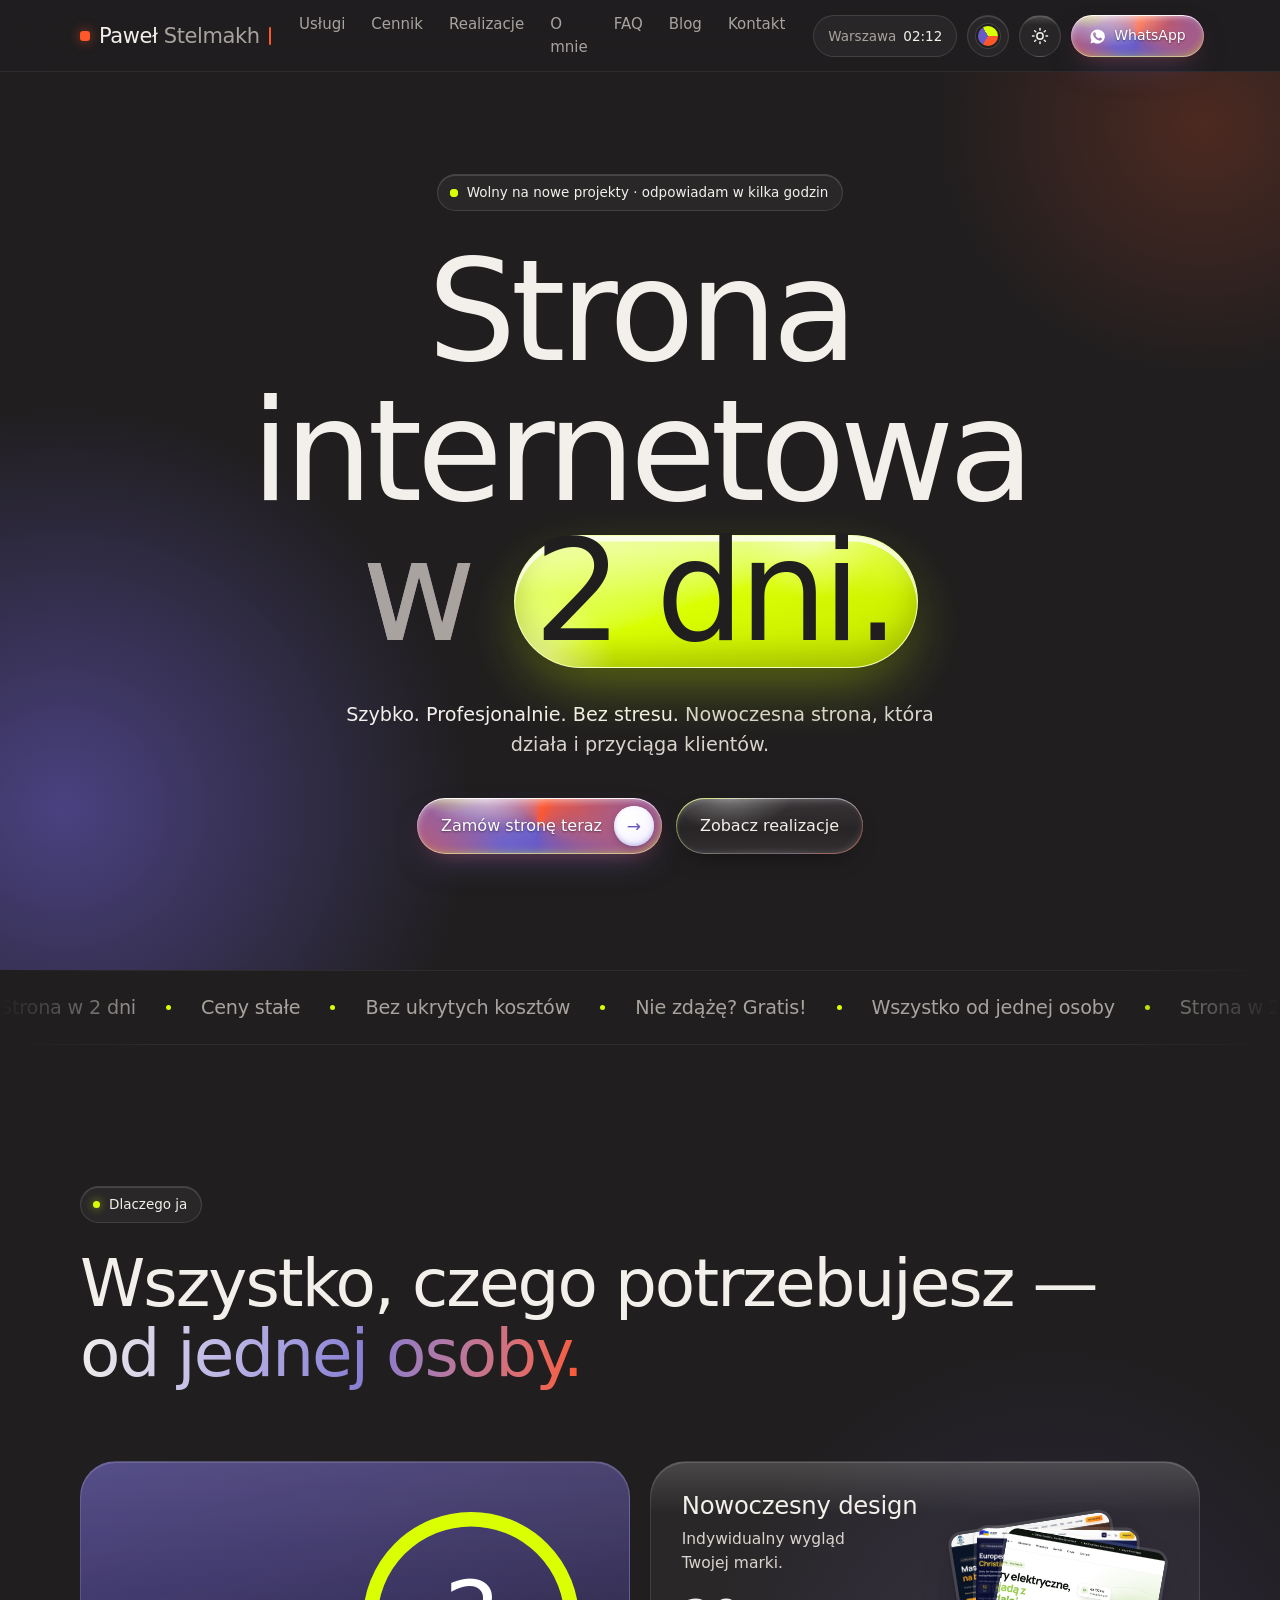
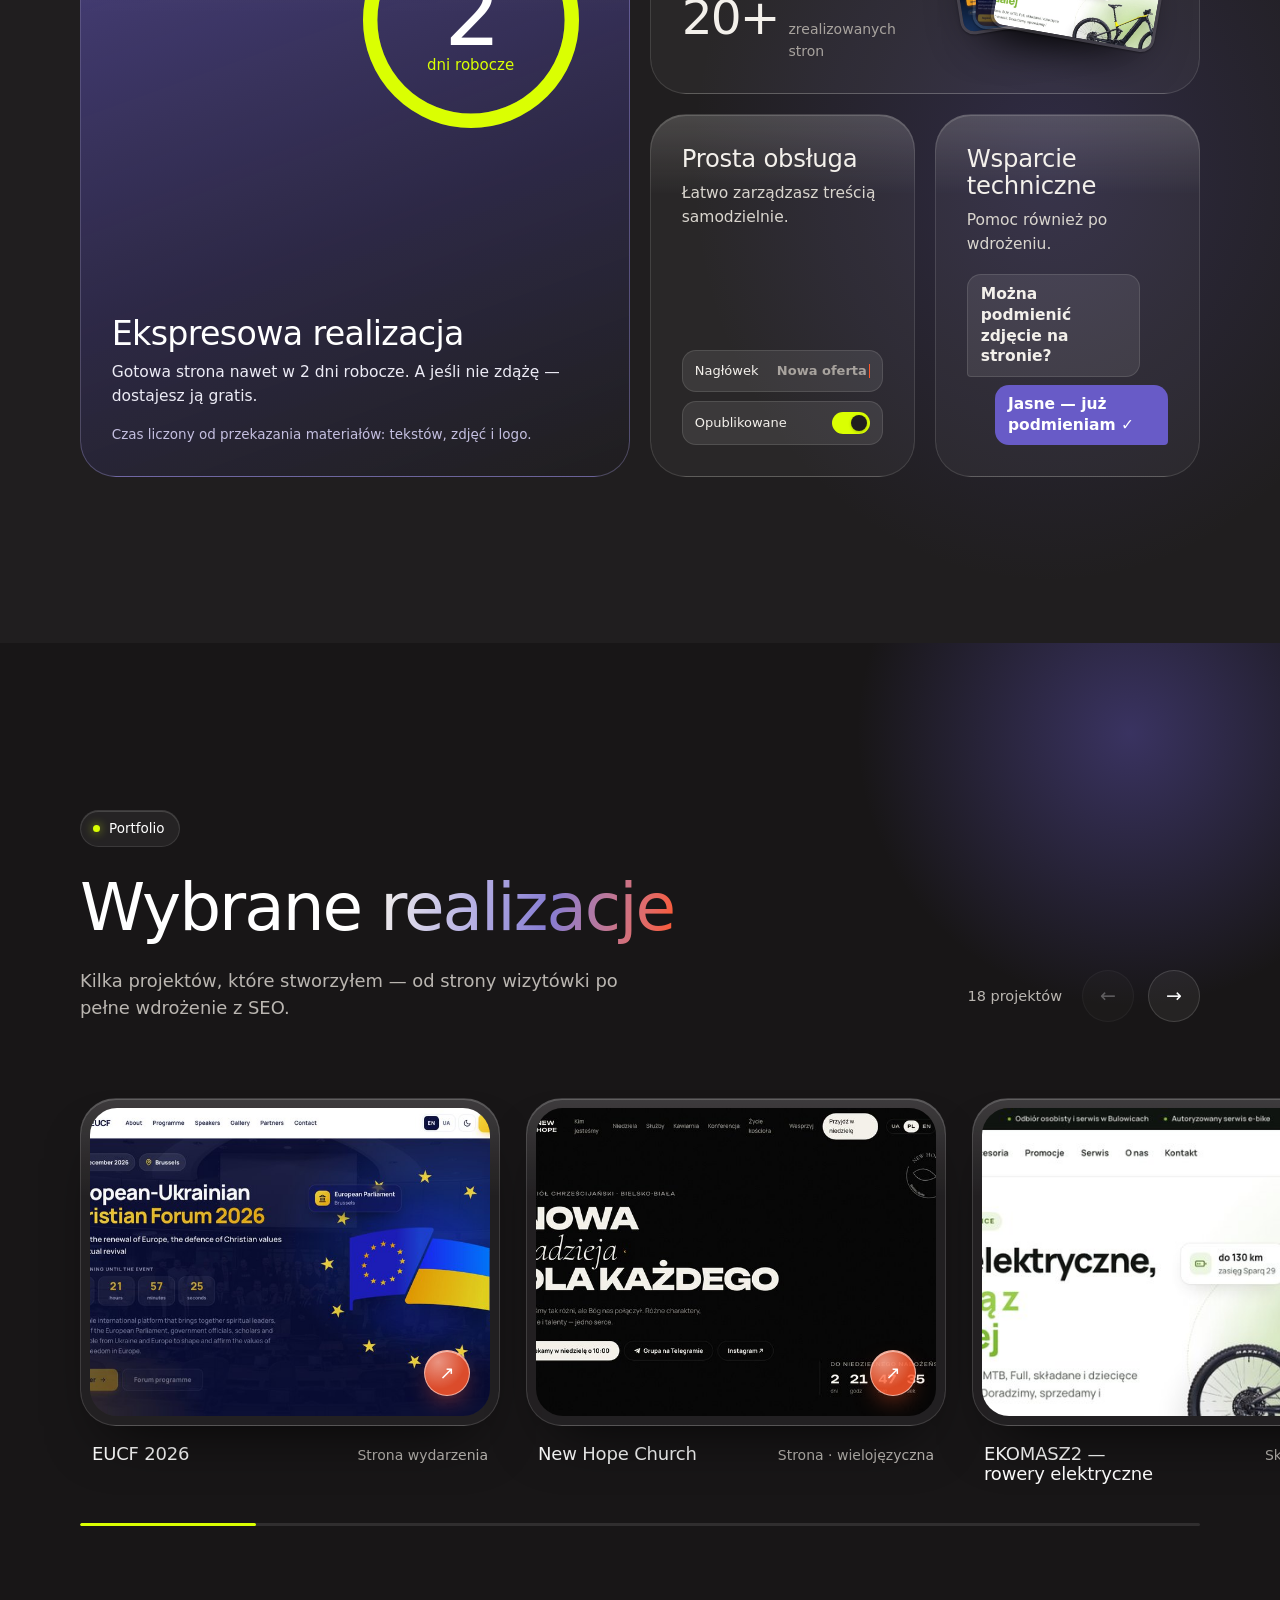
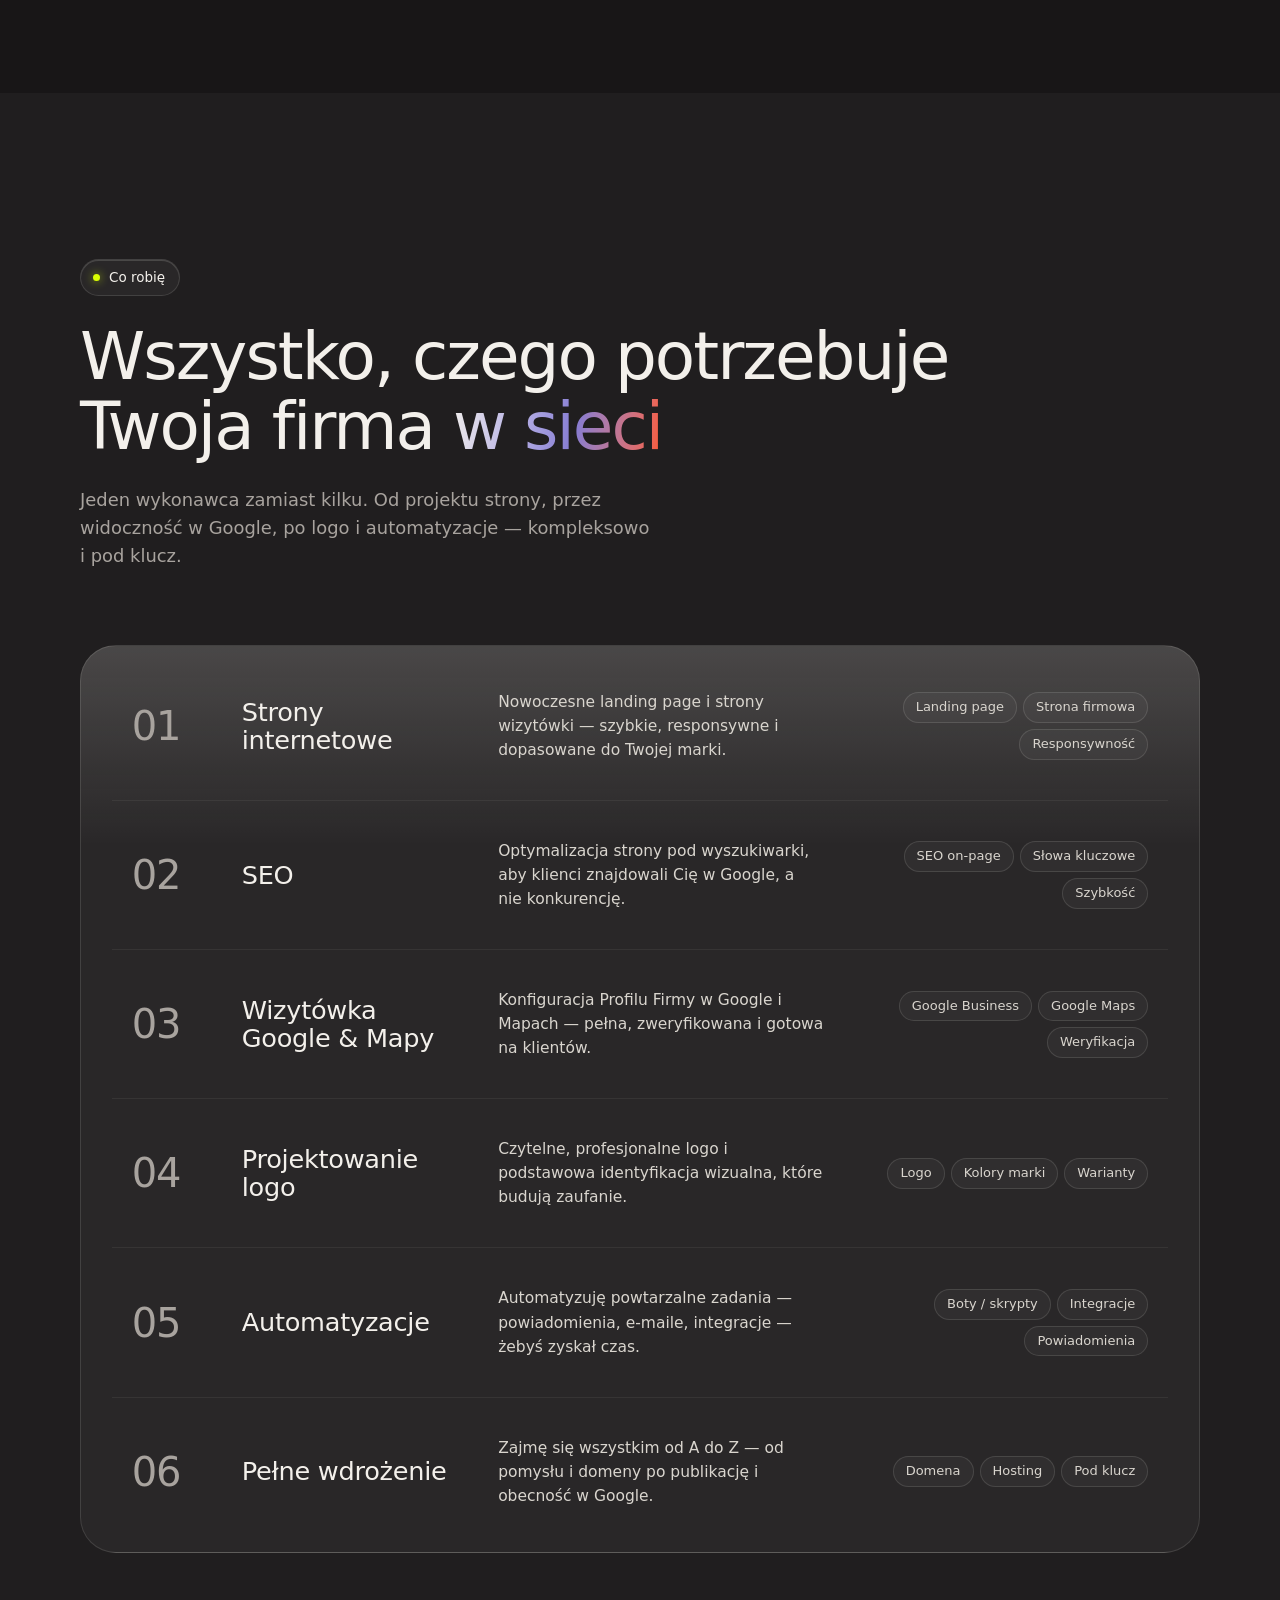
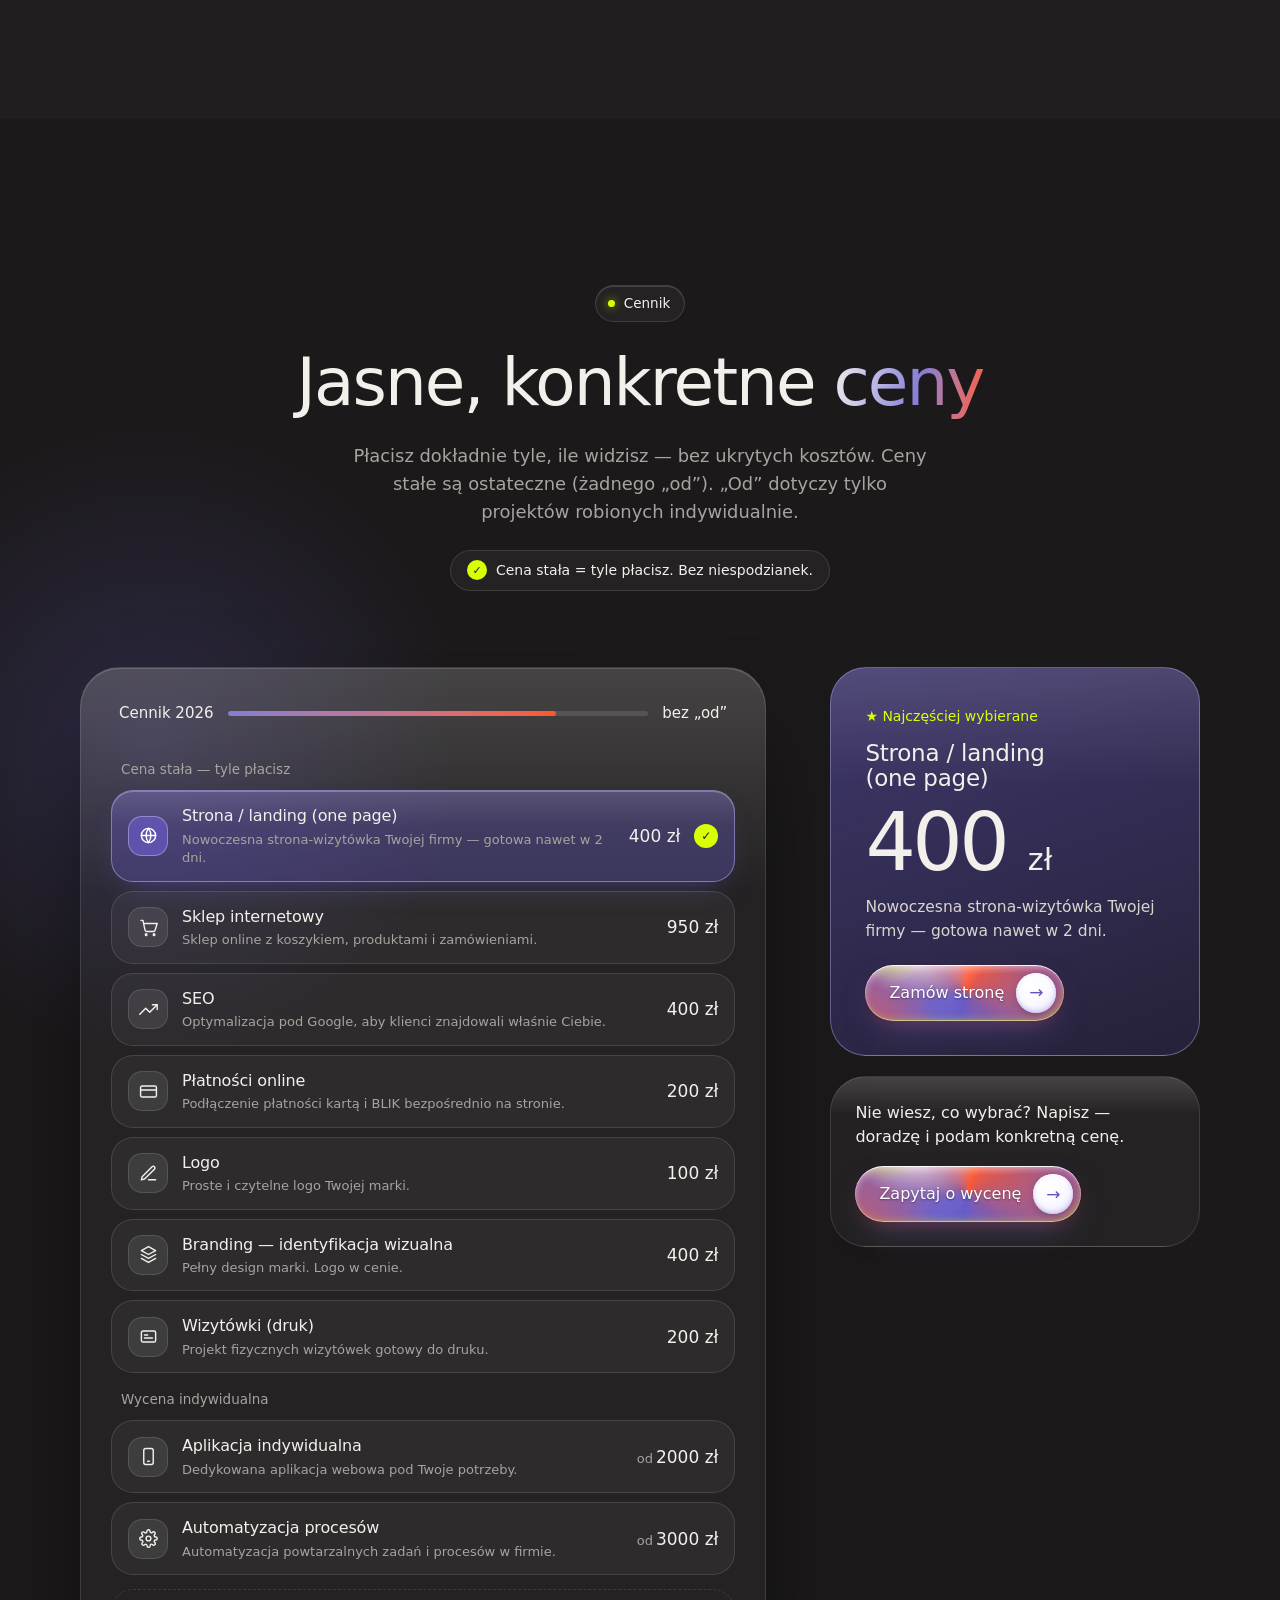
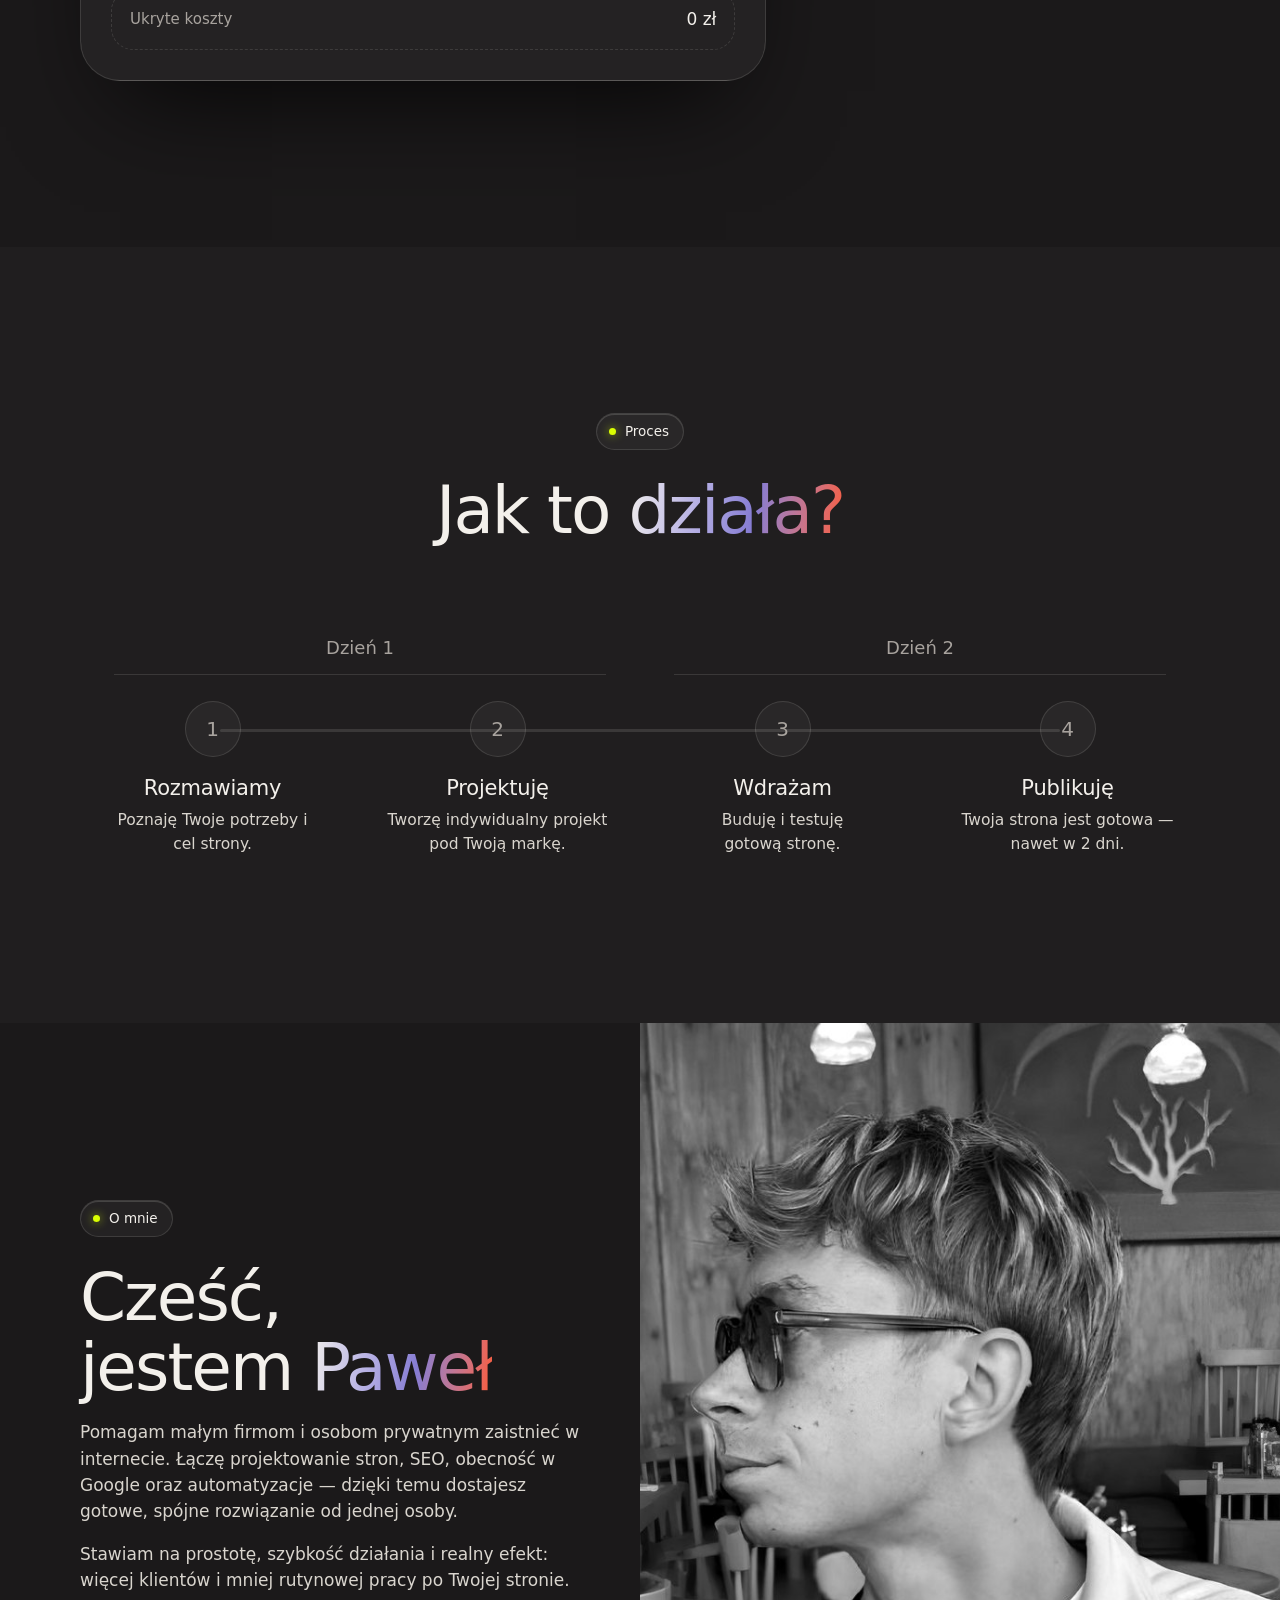
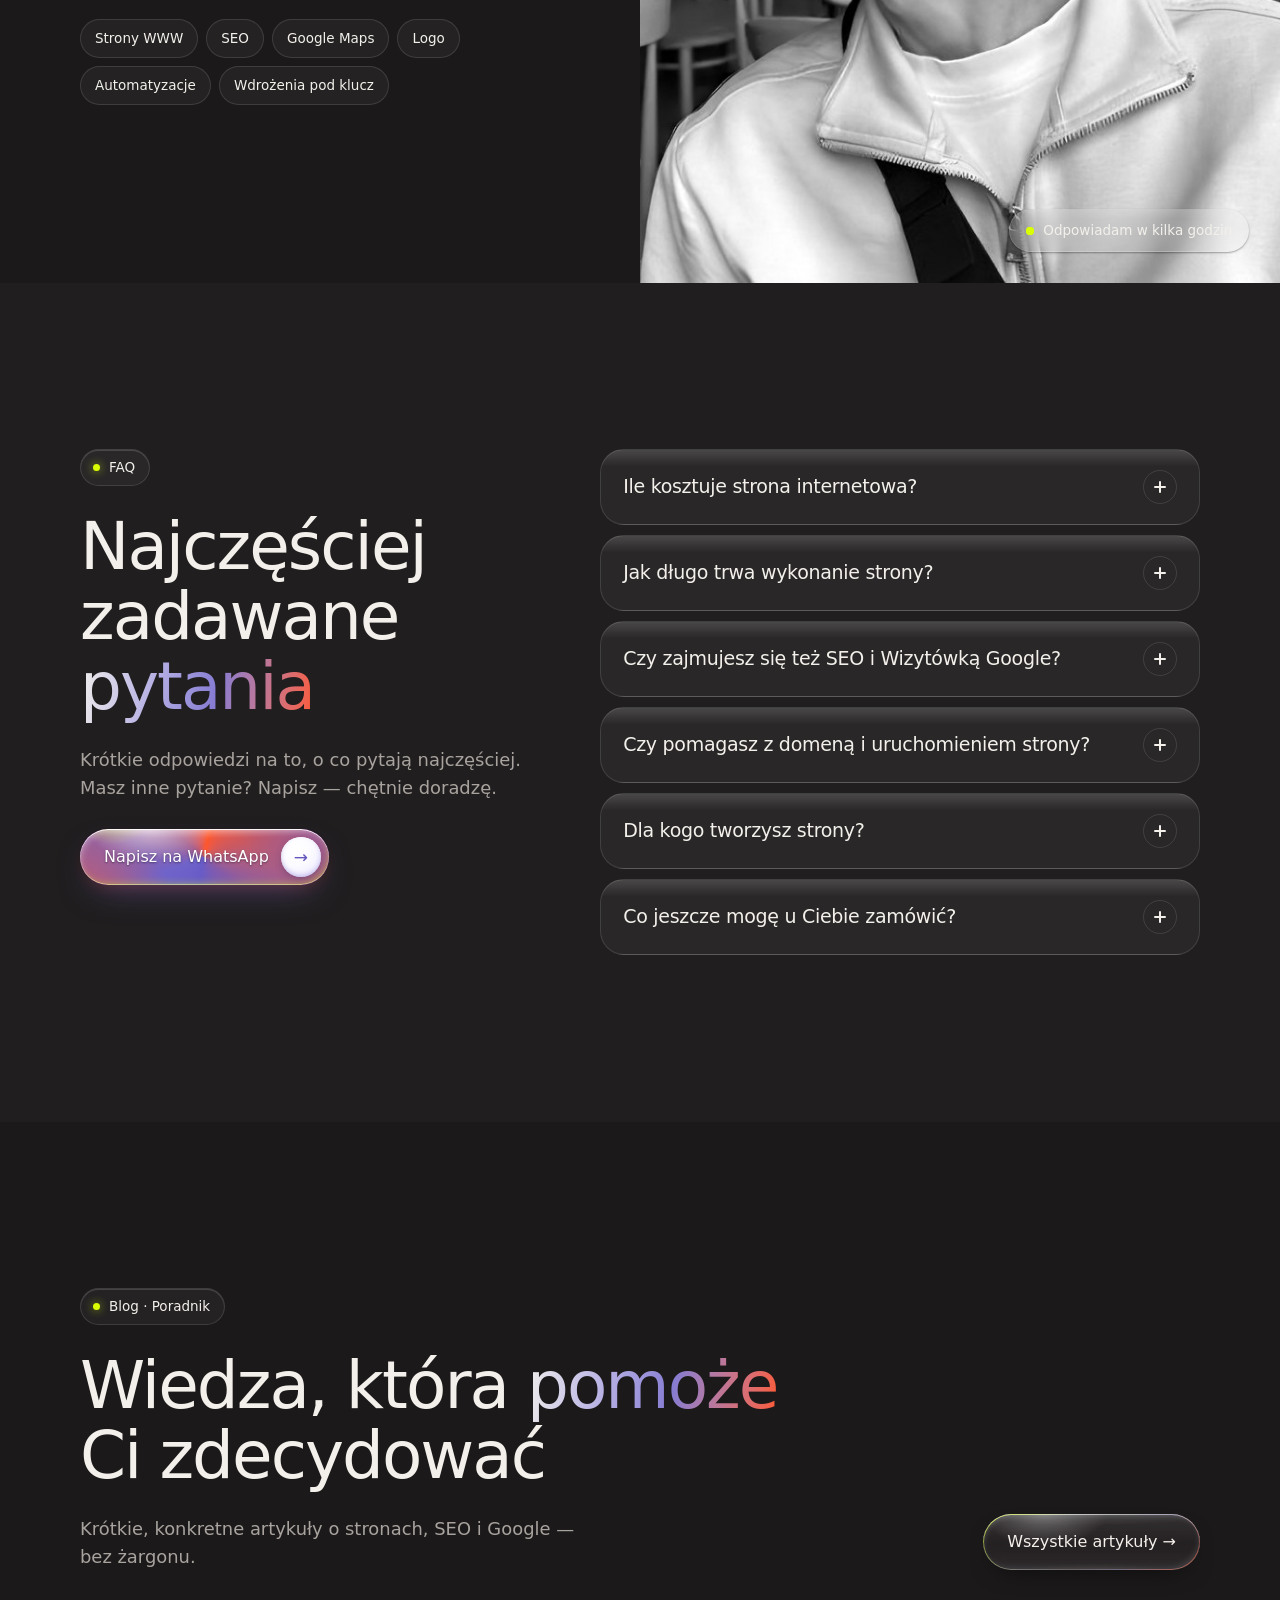
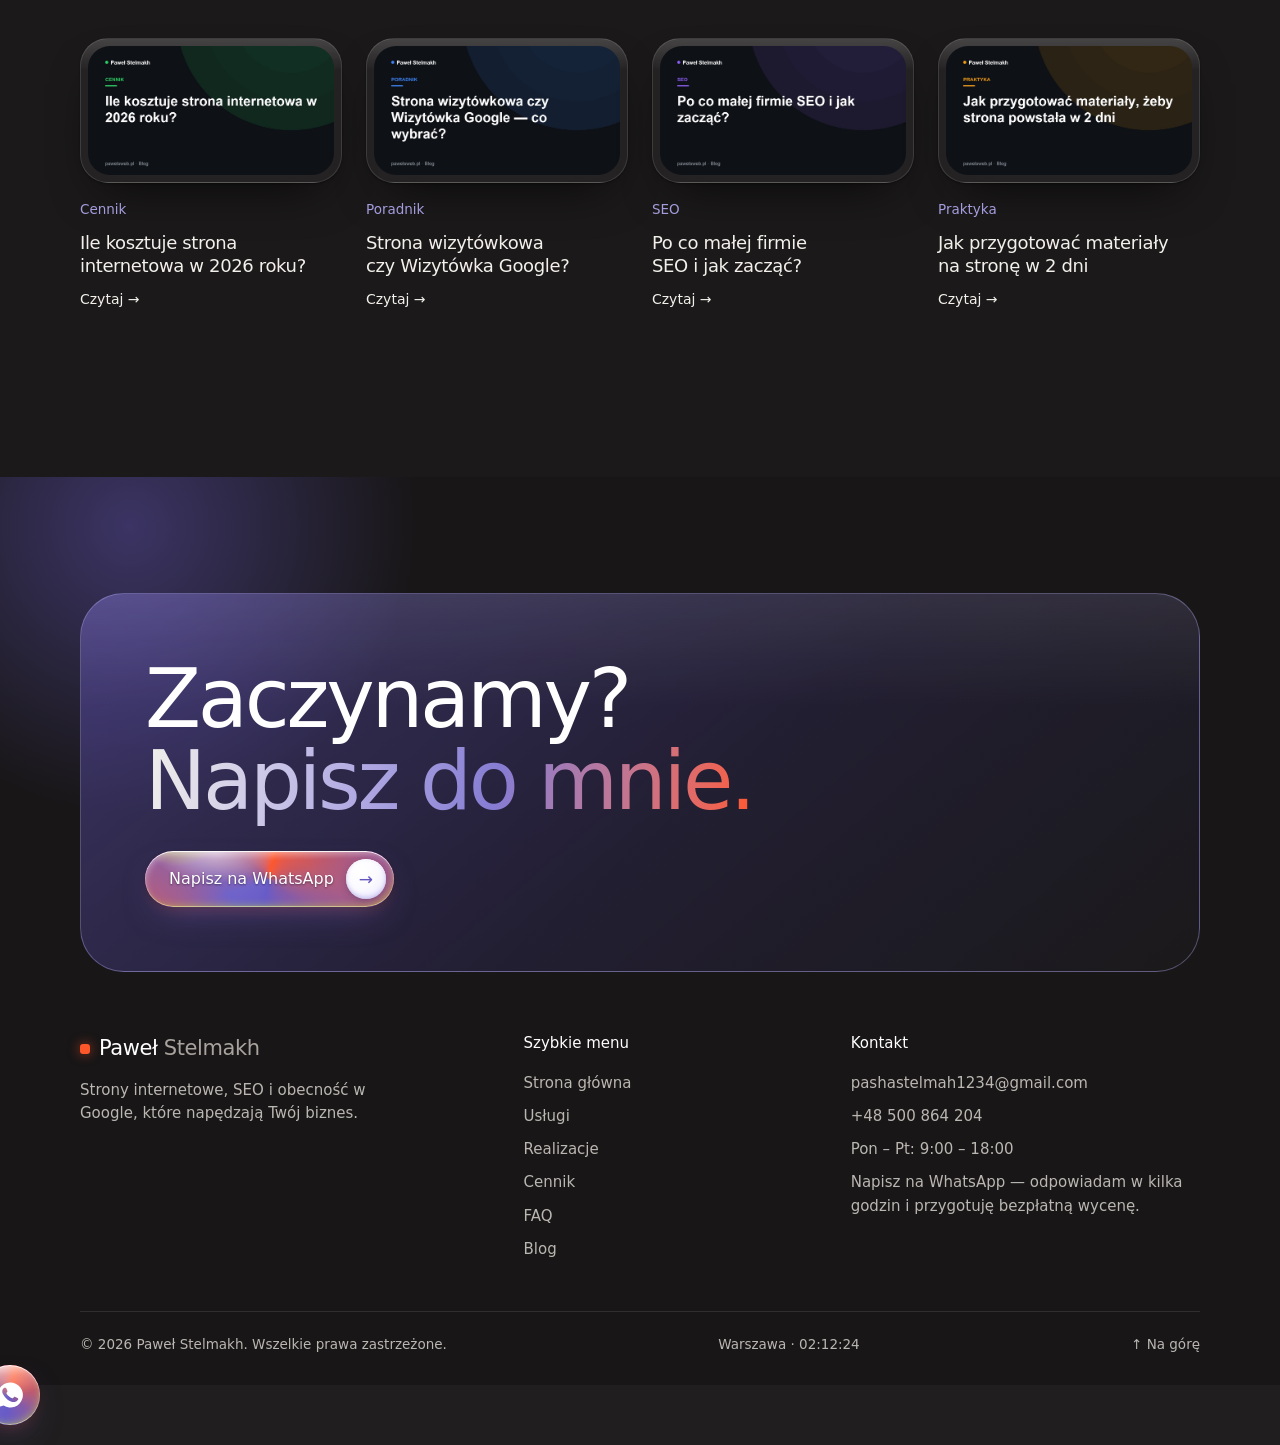
<file: index.html>
<!DOCTYPE html>
<html lang="pl">
<head>
<meta charset="UTF-8">
<meta name="viewport" content="width=device-width, initial-scale=1.0">
<title>Paweł — Strony internetowe, SEO, Google, Logo &amp; Automatyzacje</title>
<meta name="description" content="Tworzę nowoczesne strony internetowe, konfiguruję SEO i Wizytówkę Google, projektuję logo i wdrażam automatyzacje dla firm. Strona gotowa w 2 dni robocze — albo gratis.">
<meta name="author" content="Paweł">
<meta name="robots" content="index, follow, max-image-preview:large">
<meta name="theme-color" content="#201e1f">
<meta name="keywords" content="strony internetowe, tworzenie stron, landing page, SEO, Wizytówka Google, Profil Firmy Google, projektowanie logo, automatyzacje, strona wizytówkowa">
<meta name="googlebot" content="index, follow, max-snippet:-1, max-image-preview:large, max-video-preview:-1">
<meta name="geo.region" content="PL">
<meta name="geo.placename" content="Polska">
<link rel="canonical" href="https://pawelsweb.pl/">

<!-- Favicon -->
<link rel="icon" type="image/png" sizes="32x32" href="favicon-32.png">
<link rel="icon" type="image/png" sizes="192x192" href="favicon-192.png">
<link rel="apple-touch-icon" href="apple-touch-icon.png">
<link rel="manifest" href="site.webmanifest">

<!-- Open Graph -->
<meta property="og:type" content="website">
<meta property="og:url" content="https://pawelsweb.pl/">
<meta property="og:site_name" content="Paweł — Strony internetowe">
<meta property="og:locale" content="pl_PL">
<meta property="og:title" content="Paweł — Strony internetowe, SEO, Google, Logo, Automatyzacje">
<meta property="og:description" content="Nowoczesne strony i kompleksowa obecność Twojej firmy w internecie. Strona gotowa w 2 dni robocze — albo gratis.">
<meta property="og:image" content="https://pawelsweb.pl/shots/og-image.jpg">
<meta property="og:image:width" content="1200">
<meta property="og:image:height" content="630">
<meta property="og:image:alt" content="Paweł — strony internetowe, SEO, Google, logo, automatyzacje">

<!-- Twitter -->
<meta name="twitter:card" content="summary_large_image">
<meta name="twitter:title" content="Paweł — Strony internetowe, SEO, Google, Logo, Automatyzacje">
<meta name="twitter:description" content="Nowoczesne strony i kompleksowa obecność Twojej firmy w internecie. Strona w 2 dni robocze — albo gratis.">
<meta name="twitter:image" content="https://pawelsweb.pl/shots/og-image.jpg">
<link rel="preconnect" href="https://fonts.googleapis.com">
<link rel="preconnect" href="https://fonts.gstatic.com" crossorigin>
<link rel="preconnect" href="https://api.fontshare.com" crossorigin>
<link href="https://api.fontshare.com/v2/css?f[]=general-sans@300,400,500,600&display=swap" rel="stylesheet">
<link href="https://fonts.googleapis.com/css2?family=JetBrains+Mono:wght@500;700&display=swap" rel="stylesheet">
<script>
  (function(){var d=document.documentElement;d.classList.add('js');if(/[?&]btn=white/.test(location.search))d.classList.add('btn-white');window.pwDerive=function(x){var r=parseInt(x.substr(1,2),16)/255,g=parseInt(x.substr(3,2),16)/255,b=parseInt(x.substr(5,2),16)/255,M=Math.max(r,g,b),m=Math.min(r,g,b),h=0,s=0,l=(M+m)/2,c=M-m;if(c){s=c/(1-Math.abs(2*l-1));h=M===r?((g-b)/c)%6:M===g?(b-r)/c+2:(r-g)/c+4;h=Math.round(h*60+360)%360}s=Math.round(Math.min(95,Math.max(55,s*100)));l=Math.round(Math.min(58,Math.max(42,l*100)));return['hsl('+(h+35)%360+',95%,72%)','hsl('+h+','+s+'%,'+l+'%)','hsl('+(h+320)%360+',58%,50%)']};try{var p=localStorage.getItem('pw-palette');if(p&&p.indexOf('own:')===0){var v=pwDerive(p.slice(4));d.setAttribute('data-palette','own');d.style.setProperty('--a1',v[0]);d.style.setProperty('--a2',v[1]);d.style.setProperty('--a3',v[2])}else if(p)d.setAttribute('data-palette',p)}catch(e){}try{var q=(location.search.match(/[?&]theme=(light|dark)/)||[])[1];var t=q||localStorage.getItem('pw-theme')||'dark';d.setAttribute('data-theme',t)}catch(e){d.setAttribute('data-theme','dark')}})();
</script>
<style>
:root{
  --bg:#f5f5f3; --bg-2:#ebebe8; --paper:#ffffff; --ink:#111111; --text:#3f3f3f; --muted:#7a7a7a;
  --line:rgba(0,0,0,.12); --line-2:rgba(0,0,0,.06);
  --blue:var(--a3); --blue-2:color-mix(in srgb,var(--a3),#fff 35%); --blue-ink:color-mix(in srgb,var(--a3),#000 10%); --yellow:color-mix(in srgb,var(--a1),var(--a2) 30%);
  --navy:#0a0a0a; --navy-2:#161616; --navy-line:rgba(255,255,255,.1); --on-navy:#f5f5f4; --on-navy-2:#a3a3a3;
  --r:20px; --r-l:30px;
  --sh:0 1px 2px rgba(0,0,0,.05),0 18px 40px -18px rgba(0,0,0,.25);
  --sh-l:0 2px 6px rgba(0,0,0,.06),0 44px 90px -34px rgba(0,0,0,.4);
  --ease:cubic-bezier(.19,1,.22,1);
  --max:1200px; --gut:clamp(20px,4vw,40px);
  color-scheme:light;
}
[data-theme="dark"]{
  --bg:#0a0a0a; --bg-2:#111111; --paper:#181818; --ink:#f5f5f4; --text:#b5b5b0; --muted:#86868b;
  --line:rgba(255,255,255,.12); --line-2:rgba(255,255,255,.07);
  --blue-ink:color-mix(in srgb,var(--a3),#fff 45%); --navy:#000000; --navy-2:#161616; --navy-line:rgba(255,255,255,.1); --on-navy-2:#a3a3a3;
  --sh:0 1px 2px rgba(0,0,0,.3),0 18px 40px -18px rgba(0,0,0,.7);
  --sh-l:0 44px 90px -34px rgba(0,0,0,.85);
  color-scheme:dark;
}
*{box-sizing:border-box;margin:0;padding:0}
html{scroll-behavior:smooth;-webkit-text-size-adjust:100%}
body{font-family:'General Sans','Inter Tight',system-ui,-apple-system,'Segoe UI',sans-serif;font-weight:400;background:var(--bg);color:var(--text);font-size:17px;line-height:1.55;-webkit-font-smoothing:antialiased}
img{max-width:100%;display:block}
a{color:inherit;text-decoration:none}
button{font:inherit;color:inherit;background:none;border:0;cursor:pointer}
h1,h2,h3{color:var(--ink);font-weight:400;letter-spacing:-.02em;line-height:1.1;text-wrap:balance}
h3{font-weight:500;letter-spacing:-.01em}
p{text-wrap:pretty}
h1 em,h2 em{font-style:normal;color:var(--muted)}
.wrap{max-width:var(--max);margin:0 auto;padding:0 var(--gut)}
section{position:relative;padding:clamp(108px,13vw,200px) 0}
.eyebrow{display:inline-flex;align-items:center;gap:9px;font-size:13.5px;font-weight:500;letter-spacing:0;color:var(--ink);padding:7px 14px 7px 12px;border:1px solid var(--line);border-radius:999px;background:var(--paper)}
.eyebrow::before{content:"";width:7px;height:7px;border-radius:50%;background:var(--ink)}
.h2{font-size:clamp(36px,5.4vw,66px);font-weight:400;letter-spacing:-.03em;line-height:1.06;margin-top:26px}
.lead{font-size:clamp(17px,1.4vw,19px);color:var(--muted);max-width:580px;margin-top:24px}
.sec-head.center{text-align:center}.sec-head.center .lead{margin-inline:auto}
.sec-head.row{display:flex;justify-content:space-between;align-items:flex-end;gap:24px;flex-wrap:wrap}.sec-head.row>div{max-width:780px}

/* buttons */
.btn{display:inline-flex;align-items:center;gap:12px;font-weight:500;font-size:16px;line-height:1;padding:8px 8px 8px 24px;min-height:56px;border-radius:999px;transition:transform .3s var(--ease),box-shadow .3s,background .2s,border-color .2s}
.btn .arr{width:40px;height:40px;border-radius:50%;display:grid;place-items:center;font-size:17px;transition:transform .4s var(--ease)}
.btn:hover{transform:translateY(-2px)}
.btn:hover .arr{transform:rotate(-45deg)}
.btn-line{padding:8px 24px;color:var(--ink)}

/* nav */
.nav{position:sticky;top:0;z-index:50;isolation:isolate}
.nav::before{content:"";position:absolute;inset:0;z-index:-1;background:rgba(245,245,243,.74);-webkit-backdrop-filter:saturate(1.6) blur(16px);backdrop-filter:saturate(1.6) blur(16px);border-bottom:1px solid var(--line-2)}
[data-theme="dark"] .nav::before{background:rgba(10,10,10,.72)}
.is-scrolling .nav::before{-webkit-backdrop-filter:none;backdrop-filter:none;background:var(--bg)}
.nav-in{display:flex;align-items:center;justify-content:space-between;gap:16px;height:72px}
.brand{display:flex;align-items:center;gap:9px;font-weight:500;font-size:21px;letter-spacing:-.02em;color:var(--ink);white-space:nowrap}
.brand .dot{width:10px;height:10px;border-radius:3px;background:var(--ink);flex:none}
.brand .sur{color:var(--muted)}
.brand .caret{width:2.5px;height:18px;border-radius:2px;background:var(--ink);animation:blink 1.1s steps(1) infinite}
@keyframes blink{50%{opacity:0}}
.menu{display:flex;gap:2px}
.menu a{font-size:15px;font-weight:400;color:var(--muted);padding:8px 12px;border-radius:999px;transition:background .2s,color .2s}
.menu a:hover{background:var(--paper);color:var(--ink)}
.nav-r{display:flex;align-items:center;gap:10px}
.tt{width:42px;height:42px;border-radius:50%;border:1px solid var(--line);display:grid;place-items:center;color:var(--ink);background:var(--paper);flex:none}
.tt svg{width:18px;height:18px;fill:none;stroke:currentColor;stroke-width:2;stroke-linecap:round;stroke-linejoin:round}
.tt .sun{display:none}[data-theme="dark"] .tt .sun{display:block}[data-theme="dark"] .tt .moon{display:none}
.wa{display:inline-flex;align-items:center;gap:8px;font-weight:500;font-size:14px;padding:0 18px;height:42px;border-radius:999px;white-space:nowrap}
.wa svg{width:17px;height:17px;fill:currentColor;flex:none}
@media(max-width:980px){.menu{display:none}}
@media(max-width:440px){.wa span{display:none}.wa{width:42px;padding:0;justify-content:center}.brand{font-size:19px}.nav-r{gap:8px}}

/* hero */
.hero{padding:clamp(48px,7vw,104px) 0 clamp(96px,11vw,170px);overflow:hidden;isolation:isolate}
.hero::before{content:"";position:absolute;inset:0;z-index:-1;pointer-events:none;background-image:radial-gradient(var(--line) 1.2px,transparent 1.5px);background-size:24px 24px;-webkit-mask-image:radial-gradient(75% 70% at 72% 45%,#000 25%,transparent 78%);mask-image:radial-gradient(75% 70% at 72% 45%,#000 25%,transparent 78%)}
.eyebrow.live::before{display:none}
.live-dot{position:relative;width:8px;height:8px;border-radius:50%;background:color-mix(in srgb,var(--a1),#000 30%);flex:none}
.live-dot::after{content:"";position:absolute;inset:0;border-radius:50%;background:color-mix(in srgb,var(--a1),#000 30%);animation:ping 2s ease-out infinite}
@keyframes ping{0%{transform:scale(1);opacity:.65}80%,100%{transform:scale(2.8);opacity:0}}
.hero h1{position:relative;z-index:2;font-size:clamp(46px,8.2vw,118px);font-weight:300;line-height:1;letter-spacing:-.04em;margin-top:24px}
.hero h1 .l1,.hero h1 .l2{display:block}
.hero h1 em{color:var(--muted)}
.js .hero h1 .w{opacity:.14;transition:opacity 1s var(--ease) calc(.15s + var(--k) * .14s)}
.js .hero.is-in h1 .w{opacity:1}
.mark{position:relative;z-index:0;white-space:nowrap;color:var(--ink)}
.mark::before{content:"";position:absolute;left:-.06em;right:-.08em;bottom:.02em;height:.9em;z-index:-1;background:linear-gradient(100deg,color-mix(in srgb,color-mix(in srgb,var(--a3),#fff 70%) 30%,transparent),color-mix(in srgb,color-mix(in srgb,var(--a3),#fff 45%) 22%,transparent) 50%,color-mix(in srgb,color-mix(in srgb,var(--a3),#fff 25%) 26%,transparent));box-shadow:inset 0 0 0 1px color-mix(in srgb,color-mix(in srgb,var(--a3),#fff 60%) 32%,transparent);border-radius:.08em .24em .12em .2em;transform:rotate(-1.4deg);transform-origin:0 50%}
[data-theme="dark"] .mark::before{height:.9em;bottom:.02em}
.js .mark::before{transform:rotate(-1.4deg) scaleX(0);transition:transform 1.1s var(--ease) 1s}
.js .hero.is-in .mark::before{transform:rotate(-1.4deg) scaleX(1)}
.hero-row{display:grid;grid-template-columns:minmax(0,.82fr) minmax(0,1.18fr);gap:clamp(28px,5vw,72px);align-items:start;margin-top:clamp(34px,4vw,56px)}
.hero-sub{font-size:clamp(17px,1.45vw,20px);max-width:470px}
.hero-sub b{color:var(--ink);font-weight:500}
.hero-cta{display:flex;flex-wrap:wrap;gap:14px;margin-top:36px}
.hero-checks{list-style:none;display:flex;flex-direction:column;gap:11px;margin-top:30px;font-weight:500;color:var(--ink);font-size:15.5px}
.hero-checks li{display:flex;align-items:center;gap:11px}
.hero-checks li::before{content:"";flex:none;width:22px;height:22px;border-radius:50%;border:1.5px solid var(--line);background:url("data:image/svg+xml,%3Csvg xmlns='http://www.w3.org/2000/svg' viewBox='0 0 24 24' fill='none' stroke='%23111111' stroke-width='3' stroke-linecap='round' stroke-linejoin='round'%3E%3Cpath d='M5 12.5l4.5 4.5L19 7.5'/%3E%3C/svg%3E") center/12px no-repeat}
[data-theme="dark"] .hero-checks li::before{background-image:url("data:image/svg+xml,%3Csvg xmlns='http://www.w3.org/2000/svg' viewBox='0 0 24 24' fill='none' stroke='white' stroke-width='3' stroke-linecap='round' stroke-linejoin='round'%3E%3Cpath d='M5 12.5l4.5 4.5L19 7.5'/%3E%3C/svg%3E")}
/* stage */
.stage{position:relative;z-index:1;padding:5% 3% 9% 7%;margin-top:calc(-1 * clamp(0px,10vw,168px))}
.disk{position:absolute;inset:-4% -12% -6% -2%;border-radius:50%;z-index:0;background:radial-gradient(closest-side,var(--line),var(--line-2) 55%,transparent 72%);animation:breathe 7s ease-in-out infinite}
@keyframes breathe{50%{transform:scale(1.07)}}
.ring{display:none}
.ring circle{fill:none;stroke:var(--muted);stroke-width:.5;stroke-dasharray:1.5 5}
@keyframes spin{to{transform:rotate(360deg)}}
.browser-f{position:relative;z-index:1;animation:float 7s ease-in-out infinite}
@keyframes float{50%{transform:translateY(-9px)}}
.browser{background:var(--paper);border-radius:16px;border:1px solid var(--line);box-shadow:var(--sh-l);overflow:hidden}
.b-top{display:flex;align-items:center;gap:7px;height:44px;padding:0 14px;background:var(--bg-2);border-bottom:1px solid var(--line-2)}
.b-top>i{width:11px;height:11px;border-radius:50%;background:var(--line);flex:none}

.b-url{flex:1;min-width:0;display:flex;align-items:center;gap:7px;margin-left:12px;height:28px;padding:0 12px;border-radius:8px;background:var(--paper);border:1px solid var(--line-2);font-size:13px;font-weight:600;color:var(--text);white-space:nowrap;overflow:hidden}
.b-url svg{width:12px;height:12px;flex:none;fill:none;stroke:var(--muted);stroke-width:2.4}
.b-url span{overflow:hidden;text-overflow:ellipsis}
.b-caret{display:inline-block;width:1.5px;height:14px;background:var(--ink);flex:none;animation:blink 1s steps(1) infinite}
.b-screen{position:relative;aspect-ratio:16/11;overflow:hidden;background:#fff}
.b-shot{position:absolute;inset:0;opacity:0;transition:opacity .8s ease}
.b-shot.is-on{opacity:1}
.b-shot img{width:100%;height:auto;will-change:transform}
.chip{position:absolute;z-index:3;display:flex;align-items:center;gap:9px;background:var(--paper);border:1px solid var(--line);box-shadow:var(--sh);border-radius:999px;padding:10px 16px;font-size:13.5px;font-weight:500;color:var(--ink);white-space:nowrap}
.chip b{color:var(--ink)}
.stage .chip{top:0;right:0;animation:float 6s ease-in-out infinite reverse}
.sticker{position:absolute;z-index:3;left:0;bottom:2%;width:clamp(108px,11vw,150px);aspect-ratio:1;border-radius:50%;background:radial-gradient(circle at 30% 25%,rgba(255,255,255,.18),transparent 55%),color-mix(in srgb,color-mix(in srgb,var(--a3),#fff 45%) 16%,transparent);border:1px solid color-mix(in srgb,color-mix(in srgb,var(--a3),#fff 60%) 36%,transparent);-webkit-backdrop-filter:blur(10px);backdrop-filter:blur(10px);color:var(--ink);display:grid;place-items:center;box-shadow:0 20px 40px -16px rgba(0,0,0,.55);transform:rotate(-10deg)}
.sticker svg{position:absolute;inset:5%;width:90%;height:90%;animation:spin 20s linear infinite}
.sticker text{font:600 10.4px 'General Sans',sans-serif;letter-spacing:.12em;fill:var(--ink)}
.sticker .core{position:relative;font-weight:500;font-size:clamp(26px,2.6vw,36px);letter-spacing:-.05em;line-height:.85;text-align:center}
.sticker .core small{display:block;font-size:.42em;letter-spacing:.04em;margin-top:3px}
@media(max-width:900px){
  .hero-row{grid-template-columns:1fr}
  .stage{margin-top:6px;padding:7% 2% 12% 4%}
  .stage .chip{right:2%}
}

/* bands */
.bands{position:relative;overflow:hidden;border-block:1px solid var(--line-2);padding:22px 0;-webkit-mask-image:linear-gradient(90deg,transparent,#000 12%,#000 88%,transparent);mask-image:linear-gradient(90deg,transparent,#000 12%,#000 88%,transparent)}
.band{white-space:nowrap;overflow:hidden}
.band-y{color:var(--muted)}
.band-b{display:none}
.band-track{display:inline-flex;animation:mq 60s linear infinite}
.band-b .band-track{animation-duration:46s;animation-direction:reverse}
.band-track span{display:inline-flex;align-items:center;gap:30px;padding-right:30px;font-weight:400;font-size:clamp(16px,1.5vw,20px);letter-spacing:-.01em}
.band-track span::after{content:"";width:5px;height:5px;border-radius:50%;background:var(--line)}
@keyframes mq{to{transform:translateX(-50%)}}

/* bento */
.why{padding-top:clamp(96px,11vw,170px)}
.bento{display:grid;grid-template-columns:repeat(4,minmax(0,1fr));gap:20px;margin-top:72px}
.tile{position:relative;overflow:hidden;background:var(--paper);border:1px solid var(--line);border-radius:var(--r-l);padding:clamp(22px,2.4vw,32px);transition:transform .4s var(--ease),box-shadow .4s}
.tile:hover{transform:translateY(-4px);box-shadow:var(--sh)}
.tile h3{font-size:clamp(21px,1.9vw,26px)}
.tile p{margin-top:8px;font-size:15.5px}
.t-fast{grid-column:span 2;grid-row:span 2;background:var(--navy);border-color:transparent;color:var(--on-navy-2);display:flex;flex-direction:column;justify-content:flex-end;min-height:440px}
[data-theme="dark"] .t-fast{background:var(--navy-2)}
.t-fast h3{color:#fff;font-size:clamp(26px,2.6vw,36px);font-weight:400;letter-spacing:-.02em}
.t-fast .fine{font-size:13.5px;margin-top:16px;color:#8a8a8a}
.ring2{position:absolute;top:clamp(22px,3vw,40px);right:clamp(22px,3vw,40px);width:clamp(170px,19vw,240px);aspect-ratio:1}
.ring2 svg{width:100%;height:100%;transform:rotate(-90deg)}
.ring2 circle{fill:none;stroke-width:12;stroke-linecap:round}
.ring2 .bg{stroke:rgba(255,255,255,.08)}
.ring2 .fg{stroke:#fff;stroke-dasharray:528;stroke-dashoffset:0}
.js .ring2 .fg{stroke-dashoffset:528;transition:stroke-dashoffset 2s var(--ease) .3s}
.js .t-fast.is-in .ring2 .fg{stroke-dashoffset:0}
.ring2 .num{position:absolute;inset:0;display:grid;place-items:center;text-align:center;color:#fff;font-weight:500;line-height:.85}
.ring2 .num b{display:block;font-size:clamp(64px,7vw,96px);font-weight:300;letter-spacing:-.05em}
.ring2 .num span{display:block;font-size:15px;font-weight:500;color:var(--on-navy-2);margin-top:6px}
.t-design{grid-column:span 2;display:flex;gap:20px;min-height:212px}
.t-design .txt{flex:1;min-width:0;display:flex;flex-direction:column}
.stat{margin-top:auto;padding-top:18px;display:flex;align-items:baseline;gap:10px}
.stat b{font-size:clamp(40px,3.8vw,54px);font-weight:300;letter-spacing:-.04em;color:var(--ink);line-height:1}
.stat span{font-size:14px;font-weight:500;color:var(--muted)}
.fan{position:relative;flex:0 0 46%;min-height:170px}
.fan img{position:absolute;top:50%;left:50%;width:74%;height:auto;aspect-ratio:16/10;object-fit:cover;object-position:top;border-radius:10px;border:3px solid var(--paper);box-shadow:var(--sh);transition:transform .6s var(--ease)}
.fan img:nth-child(1){transform:translate(-62%,-56%) rotate(-9deg)}
.fan img:nth-child(2){transform:translate(-50%,-50%) rotate(1deg);z-index:1}
.fan img:nth-child(3){transform:translate(-36%,-40%) rotate(10deg);z-index:2}
.t-design:hover .fan img:nth-child(1){transform:translate(-76%,-60%) rotate(-14deg)}
.t-design:hover .fan img:nth-child(3){transform:translate(-22%,-36%) rotate(15deg)}
.t-easy,.t-help{display:flex;flex-direction:column;min-height:212px}
.mini-ui{margin-top:auto;padding-top:18px;display:flex;flex-direction:column;gap:9px}
.mu{display:flex;align-items:center;justify-content:space-between;gap:10px;padding:10px 12px;border-radius:12px;background:var(--bg);border:1px solid var(--line-2);font-size:13px;font-weight:500;color:var(--ink)}
.mu i{font-style:normal;font-weight:600;color:var(--muted);display:flex;align-items:center;gap:2px;min-width:0;overflow:hidden;white-space:nowrap}
.tog{position:relative;width:38px;height:22px;border-radius:999px;background:var(--line);flex:none;transition:background .35s}
.tog::after{content:"";position:absolute;top:3px;left:3px;width:16px;height:16px;border-radius:50%;background:#fff;box-shadow:0 1px 3px rgba(0,0,0,.25);transition:transform .35s var(--ease)}
.t-easy:hover .tog,.t-easy.is-in .tog{background:var(--ink)}
.t-easy:hover .tog::after,.t-easy.is-in .tog::after{transform:translateX(16px);background:var(--bg)}
.js .t-easy .tog{transition-delay:.9s}.js .t-easy .tog::after{transition-delay:.9s}
.chat{margin-top:auto;padding-top:18px;display:flex;flex-direction:column;gap:8px;font-size:13.5px;font-weight:600}
.chat p{margin:0;max-width:86%;padding:9px 13px;line-height:1.35}
.chat .in{align-self:flex-start;background:var(--bg);border:1px solid var(--line-2);border-radius:14px 14px 14px 4px;color:var(--ink)}
.chat .out{align-self:flex-end;background:var(--ink);color:var(--bg);border-radius:14px 14px 4px 14px}
.js .chat p{opacity:0;transform:translateY(10px) scale(.96);transition:opacity .5s ease,transform .6s var(--ease)}
.js .t-help.is-in .chat .in{opacity:1;transform:none;transition-delay:.5s}
.js .t-help.is-in .chat .out{opacity:1;transform:none;transition-delay:1.3s}
@media(max-width:980px){.bento{grid-template-columns:repeat(2,minmax(0,1fr))}.t-fast{min-height:400px}}
@media(max-width:640px){.bento{grid-template-columns:1fr}.t-fast,.t-design{grid-column:auto}.t-fast{grid-row:auto;min-height:420px}.t-design{flex-direction:column}.fan{flex-basis:auto;height:190px}}

/* realizacje */
.work-sec{background:var(--navy);color:var(--on-navy-2);overflow:hidden}
.work-sec h2,.work-sec h3{color:#fff}.work-sec .h2 em{color:var(--on-navy-2)}
.work-sec .eyebrow{background:rgba(255,255,255,.06);border-color:var(--navy-line);color:#fff}
.work-sec .lead{color:var(--on-navy-2)}
.work-sec::before{content:"";position:absolute;width:780px;height:780px;right:-240px;top:-300px;border-radius:50%;background:radial-gradient(closest-side,rgba(255,255,255,.07),transparent 70%);pointer-events:none}
.rail-ctl{display:flex;align-items:center;gap:14px}
.rail-count{font-size:14.5px;color:var(--on-navy-2);margin-right:6px}
.rbtn{width:52px;height:52px;border-radius:50%;border:1px solid var(--navy-line);color:#fff;display:grid;place-items:center;font-size:19px;transition:background .2s,border-color .2s,opacity .2s,transform .3s var(--ease)}
.rbtn:hover{background:#fff;color:var(--navy);transform:translateY(-2px)}
.rbtn:disabled{opacity:.3;pointer-events:none}
.rail{display:flex;gap:18px;overflow-x:auto;overscroll-behavior-x:contain;scroll-snap-type:x mandatory;scrollbar-width:none;cursor:grab;margin-top:68px;
  padding:8px max(var(--gut),calc((100vw - var(--max))/2 + var(--gut))) 12px;
  scroll-padding-inline:max(var(--gut),calc((100vw - var(--max))/2 + var(--gut)))}
.rail::-webkit-scrollbar{display:none}
.rail.grabbing{cursor:grabbing;scroll-snap-type:none}
.rail.grabbing .w-card{pointer-events:none}
.w-card{flex:0 0 clamp(272px,80vw,360px);scroll-snap-align:start;display:flex;flex-direction:column;background:var(--navy-2);border:1px solid var(--navy-line);border-radius:var(--r);overflow:hidden;transition:transform .45s var(--ease),border-color .3s}
.w-card:hover{transform:translateY(-6px);border-color:rgba(255,255,255,.35)}
.w-bar{display:flex;align-items:center;gap:6px;height:36px;padding:0 13px;border-bottom:1px solid var(--navy-line)}
.w-bar i{width:8px;height:8px;border-radius:50%;background:rgba(255,255,255,.18);flex:none}
.w-bar span{margin-left:8px;font-size:12px;font-weight:600;color:var(--on-navy-2);white-space:nowrap;overflow:hidden;text-overflow:ellipsis}
.w-shot{position:relative;aspect-ratio:16/10;overflow:hidden;background:#fff}
.w-shot img{width:100%;height:100%;object-fit:cover;object-position:top}
.w-shot.zoom{cursor:zoom-in}
.w-badge{position:absolute;left:10px;bottom:10px;font-size:11px;font-weight:500;letter-spacing:.02em;padding:6px 11px;border-radius:999px;background:rgba(18,18,18,.9);color:#fff;box-shadow:inset 0 0 0 1px rgba(255,255,255,.22)}
.w-badge.ok{background:#fff;color:#0a0a0a;box-shadow:none}
.w-body{flex:1;display:flex;flex-direction:column;padding:20px 20px 22px}
.w-body h3{font-size:19px}
.w-tag{font-size:13.5px;font-weight:500;color:var(--on-navy-2);margin-top:5px}
.w-body p{flex:1;font-size:14.5px;line-height:1.55;margin-top:10px}
.w-link{margin-top:16px;align-self:flex-start;display:inline-flex;gap:6px;font-weight:500;font-size:14.5px;color:#fff;padding-bottom:3px;border-bottom:1.5px solid rgba(255,255,255,.25);transition:border-color .2s}
.w-link:hover{border-color:#fff}
.rail-prog{max-width:var(--max);margin:28px auto 0;padding:0 var(--gut)}
.rail-prog i{display:block;position:relative;height:3px;border-radius:3px;background:var(--navy-line);overflow:hidden}
.rail-prog span{position:absolute;left:0;top:0;height:100%;width:25%;border-radius:3px;background:#fff;will-change:transform}
.rail-hint{display:none;margin-top:16px;font-size:13px;font-weight:500;color:var(--on-navy-2)}
@media(max-width:640px){.rbtn{display:none}.rail-hint{display:block}}

/* uslugi */
.s-list{list-style:none;margin-top:76px;border-bottom:1px solid var(--line)}
.s-row{display:grid;grid-template-columns:84px minmax(0,1fr) minmax(0,1.45fr) 290px;gap:26px;align-items:center;padding:38px 20px;border-top:1px solid var(--line-2);transition:background .3s}
.s-row:hover{background:var(--paper)}
.s-num{font-size:40px;font-weight:300;letter-spacing:-.03em;line-height:1;color:var(--muted);transition:color .3s}.s-row:hover .s-num{color:var(--ink)}
.s-row h3{font-size:clamp(21px,2vw,27px)}
.s-row p{font-size:15.5px}
.s-pills{display:flex;flex-wrap:wrap;justify-content:flex-end;max-width:300px;font-size:14px;color:var(--muted);line-height:1.6}
.s-pills{gap:6px;font-size:13px;line-height:1.3}.s-pills span{white-space:nowrap;padding:6px 12px;border-radius:99px;border:1px solid var(--glass-bd);background:rgba(255,255,255,.035);color:var(--text)}
@media(max-width:900px){.s-row{grid-template-columns:52px minmax(0,1fr);row-gap:8px;padding:24px 4px}.s-num{font-size:32px;grid-row:span 3;align-self:start}.s-pills{justify-content:flex-start;max-width:none;margin-top:8px}}

/* cennik */
.price-sec{background:var(--bg-2)}
.note{display:inline-flex;align-items:center;gap:9px;margin-top:24px;font-weight:500;font-size:14px;color:var(--ink);background:var(--paper);border:1px solid var(--line);border-radius:999px;padding:9px 16px}
.note::before{content:"✓";display:grid;place-items:center;width:20px;height:20px;border-radius:50%;background:var(--ink);color:var(--bg);font-size:11px;font-weight:500}
.price-wrap{display:grid;grid-template-columns:minmax(0,1.3fr) minmax(0,.7fr);gap:clamp(28px,5vw,72px);align-items:start;margin-top:76px}
.printer{position:relative;z-index:2;height:20px;border-radius:12px;background:#1a1a1a;box-shadow:0 8px 16px -8px rgba(0,0,0,.5)}
.printer span{position:absolute;left:4%;right:4%;top:8px;height:4px;border-radius:4px;background:#000}
.r-clip{overflow:hidden;margin-top:-10px;padding:0 4% 30px}
.receipt{position:relative;background:#fffdf7;color:#1d2433;padding:32px clamp(18px,3vw,36px) 26px;font-family:'JetBrains Mono',ui-monospace,Menlo,monospace;font-size:14px;box-shadow:0 26px 44px -26px color-mix(in srgb,color-mix(in srgb,var(--a3),#000 80%) 50%,transparent)}
.js .receipt{transform:translateY(-101%);transition:transform 1.4s cubic-bezier(.55,.05,.25,1) .1s}
.js .receipt-col.is-in .receipt{transform:none}
.receipt::after{content:"";position:absolute;left:0;right:0;top:100%;height:9px;background:conic-gradient(from -45deg at 50% 100%,#fffdf7 90deg,#0000 0) 0 0/18px 100% repeat-x}
.r-head{text-align:center}
.r-head b{display:block;font-size:17px;letter-spacing:.2em}
.r-head span{display:block;font-size:12px;color:#6b7280;letter-spacing:.06em;margin-top:4px}
.r-sep{border-top:2px dashed rgba(29,36,51,.22);margin:20px 0}
.r-cat{font-size:11.5px;font-weight:700;letter-spacing:.18em;text-transform:uppercase;color:#1d2433;margin-bottom:12px}
.r-list{list-style:none;display:flex;flex-direction:column;gap:15px}
.r-item{display:flex;gap:12px;align-items:flex-start}
.r-ic{flex:none;width:32px;height:32px;border-radius:9px;background:#efeee8;display:grid;place-items:center}
.r-ic svg{width:17px;height:17px;fill:none;stroke:#1d2433;stroke-width:2;stroke-linecap:round;stroke-linejoin:round}
.r-main{flex:1;min-width:0}
.r-row{display:flex;align-items:baseline;gap:8px}
.r-name{font-weight:700;font-size:14.5px}
.r-dots{flex:1;min-width:14px;border-bottom:2px dotted rgba(29,36,51,.3);transform:translateY(-4px)}
.r-price{font-weight:700;font-size:15px;white-space:nowrap}
.r-price em{font-style:normal;font-weight:500;font-size:12.5px;color:#6b7280}
.r-desc{font-family:'General Sans','Inter Tight',sans-serif;font-size:12.5px;color:#6b7280;margin-top:2px;line-height:1.45}
.r-item.pop .r-name{background:linear-gradient(transparent 55%,#e2dfd2 55% 92%,transparent 92%)}
.r-star{display:inline-block;margin-left:8px;font-family:'JetBrains Mono',monospace;font-size:11px;font-weight:500;color:#6b7280}
.r-total{display:flex;align-items:baseline;gap:8px;font-weight:700;font-size:16px}
.r-total b{font-size:19px}
.r-bar{height:46px;max-width:270px;margin:22px auto 8px;background:repeating-linear-gradient(90deg,#1d2433 0 2px,transparent 2px 4px,#1d2433 4px 5px,transparent 5px 8px,#1d2433 8px 11px,transparent 11px 12px,#1d2433 12px 13px,transparent 13px 17px)}
.r-thanks{text-align:center;font-size:12.5px;color:#6b7280}
.pop-card{position:relative;overflow:hidden;background:linear-gradient(160deg,color-mix(in srgb,color-mix(in srgb,var(--a3),#fff 45%) 9%,transparent),color-mix(in srgb,color-mix(in srgb,var(--a3),#fff 25%) 5%,transparent) 60%,transparent),var(--paper);border:1px solid var(--g-bd);color:var(--text);border-radius:var(--r-l);padding:clamp(24px,3vw,34px)}
.pop-card .tag{font-size:14px;font-weight:500;color:var(--muted)}
.pop-card h3{color:var(--ink);font-size:23px;margin-top:12px}
.pop-card .big{font-size:clamp(60px,6.2vw,82px);font-weight:300;letter-spacing:-.045em;line-height:1;margin-top:12px;color:var(--ink)}
.pop-card .big small{font-size:.38em;letter-spacing:0}
.pop-card p{margin-top:12px;font-size:15.5px}
.pop-card .btn{margin-top:22px}
.ask-card{margin-top:20px;border:1px solid var(--line-2);border-radius:var(--r-l);padding:24px;background:var(--paper)}
.ask-card p{color:var(--ink);font-weight:500;font-size:16px}
.ask-card .btn{margin-top:16px}
@media(max-width:900px){.price-wrap{grid-template-columns:1fr}}
@media(max-width:420px){.receipt{font-size:13px}.r-name{font-size:13.5px}.r-price{font-size:14px}.r-ic{width:28px;height:28px}}

/* proces */
.tl{margin-top:88px}
.tl-days{display:grid;grid-template-columns:1fr 1fr;margin-bottom:26px}
.tl-days span{font-size:18px;font-weight:400;color:var(--muted);text-align:center;border-bottom:1px solid var(--line);padding-bottom:12px;margin:0 6%}
.tl-body{position:relative}
.tl-track{position:absolute;top:28px;left:12.5%;right:12.5%;height:3px;border-radius:3px;background:var(--line);overflow:hidden}
.tl-fill{position:absolute;inset:0;background:var(--ink);transform:scaleX(0);transform-origin:0 50%;will-change:transform}
.tl-steps{position:relative;list-style:none;display:grid;grid-template-columns:repeat(4,minmax(0,1fr));gap:20px}
.tl-step{text-align:center}
.tl-n{width:56px;height:56px;margin:0 auto;border-radius:50%;display:grid;place-items:center;background:var(--paper);border:2px solid var(--line);font-weight:500;font-size:20px;color:var(--muted);transition:background .45s,border-color .45s,color .45s,transform .5s var(--ease)}
.tl-step.on .tl-n{background:var(--ink);border-color:var(--ink);color:var(--bg);transform:scale(1.08)}
.tl-step h3{font-size:21px;margin-top:20px}
.tl-step p{font-size:15.5px;margin:8px auto 0;max-width:230px}
@media(max-width:820px){
  .tl-days{display:none}
  .tl-steps{grid-template-columns:1fr;gap:36px}
  .tl-track{top:28px;bottom:56px;left:27px;right:auto;width:3px;height:auto}
  .tl-fill{transform:scaleY(0);transform-origin:50% 0}
  .tl-step{display:grid;grid-template-columns:56px minmax(0,1fr);column-gap:18px;text-align:left}
  .tl-n{margin:0;grid-row:span 2}
  .tl-step h3{margin-top:12px}
  .tl-step p{margin:6px 0 0;max-width:none}
}

/* o mnie */
.about-sec{background:var(--bg-2);padding:0}
.about-grid{display:grid;grid-template-columns:minmax(0,1fr) minmax(0,1fr);min-height:min(100vh,860px)}
.ph{position:relative;overflow:hidden;background:#111;min-height:560px}
.ph img{position:absolute;inset:0;width:100%;height:100%;object-fit:cover;object-position:40% 30%}
.ph .chip{left:clamp(16px,2.4vw,32px);bottom:clamp(16px,2.4vw,32px)}
.about-txt{align-self:center;max-width:640px;padding:clamp(64px,8vw,120px) var(--gut) clamp(64px,8vw,120px) clamp(32px,6vw,96px)}
.about-txt p{margin-top:16px;font-size:17px}
.pills{display:flex;flex-wrap:wrap;gap:8px;margin-top:26px}
.pills span{font-size:13.5px;font-weight:500;padding:8px 14px;border:1px solid var(--line);border-radius:999px;color:var(--ink);background:var(--paper)}
@media(max-width:820px){.about-grid{grid-template-columns:1fr;min-height:0}.ph{min-height:0;aspect-ratio:4/4.4}.about-txt{padding:52px var(--gut) 80px}}

/* faq */
.faq-grid{display:grid;grid-template-columns:minmax(0,.85fr) minmax(0,1.15fr);gap:clamp(36px,6vw,90px);align-items:start}
.faq-side{position:sticky;top:110px}
.faq-side .btn{margin-top:28px}
.q{border-bottom:1px solid var(--line)}
.q:first-child{border-top:1px solid var(--line)}
.q summary{list-style:none;cursor:pointer;display:flex;align-items:center;justify-content:space-between;gap:20px;padding:24px 0;font-weight:500;font-size:clamp(17px,1.5vw,19px);color:var(--ink);letter-spacing:-.015em}
.q summary::-webkit-details-marker{display:none}
.q-ic{position:relative;flex:none;width:34px;height:34px;border-radius:50%;border:1px solid var(--line);transition:background .25s,border-color .25s,transform .4s var(--ease)}
.q-ic::before,.q-ic::after{content:"";position:absolute;left:50%;top:50%;width:12px;height:2px;margin:-1px 0 0 -6px;border-radius:2px;background:var(--ink)}
.q-ic::after{transform:rotate(90deg);transition:transform .35s var(--ease)}
.q[open] .q-ic{background:var(--ink);border-color:var(--ink);transform:rotate(180deg)}
.q[open] .q-ic::before,.q[open] .q-ic::after{background:var(--bg)}
.q[open] .q-ic::after{transform:rotate(0)}
.q-a{padding:0 50px 26px 0;font-size:16px}
.q-a a{color:var(--ink);font-weight:500;border-bottom:1px solid currentColor}
.q-a strong{color:var(--ink)}
@media(max-width:820px){.faq-grid{grid-template-columns:1fr}.faq-side{position:static}.q-a{padding-right:0}}

/* blog */
.blog-sec{background:var(--bg-2)}
.posts{display:grid;grid-template-columns:repeat(4,minmax(0,1fr));gap:24px;margin-top:68px}
.post{display:flex;flex-direction:column;gap:12px}
.post-img{border-radius:18px;overflow:hidden;border:1px solid var(--line);box-shadow:var(--sh);transition:transform .45s var(--ease)}
.post-img img{width:100%;height:auto;aspect-ratio:1200/630;object-fit:cover;filter:grayscale(1);transition:filter .6s ease}
.post:hover .post-img img{filter:none}
.post:hover .post-img{transform:translateY(-5px)}
.post-cat{font-size:13.5px;font-weight:500;color:var(--muted);margin-top:4px}
.post h3{font-size:18px;line-height:1.25;letter-spacing:-.02em}
.post-more{font-weight:500;font-size:14px;color:var(--ink)}
@media(max-width:980px){.posts{grid-template-columns:repeat(2,minmax(0,1fr))}}
@media(max-width:520px){.posts{grid-template-columns:1fr}}

/* footer */
.foot{background:var(--navy);color:var(--on-navy-2);padding:clamp(80px,9vw,120px) 0 30px;overflow:hidden;position:relative}
.foot::before{content:"";position:absolute;width:820px;height:820px;left:-280px;top:-360px;border-radius:50%;background:radial-gradient(closest-side,rgba(255,255,255,.06),transparent 70%);pointer-events:none}
.foot-cta{position:relative;display:flex;align-items:flex-end;justify-content:space-between;gap:30px;flex-wrap:wrap;padding-bottom:clamp(50px,6vw,80px);border-bottom:1px solid var(--navy-line)}
.foot-cta h2{color:#fff;font-size:clamp(40px,6.4vw,92px);font-weight:300;line-height:1;letter-spacing:-.04em;max-width:760px}
.foot-cta h2 em{color:var(--on-navy-2)}
.foot-grid{position:relative;display:grid;grid-template-columns:1.4fr 1fr 1.2fr;gap:36px;padding-top:50px}
.foot-grid h4{color:#fff;font-size:15px;font-weight:500;margin-bottom:16px}
.foot-grid ul{list-style:none;display:flex;flex-direction:column;gap:10px;font-size:15px}
.foot-grid a:hover{color:#fff}
.foot .brand{color:#fff}.foot .brand .dot{background:#fff}.work-sec .eyebrow::before{background:#fff}
.foot-tag{margin-top:14px;max-width:290px;font-size:15px}
.foot-bot{position:relative;display:flex;justify-content:space-between;gap:12px;flex-wrap:wrap;margin-top:50px;padding-top:22px;border-top:1px solid var(--navy-line);font-size:13.5px}
@media(max-width:720px){.foot-grid{grid-template-columns:1fr}.foot{padding-bottom:104px}}

/* fab */
.fab{position:fixed;right:20px;bottom:20px;z-index:60;width:60px;height:60px;border-radius:50%;display:grid;place-items:center;transition:transform .3s var(--ease)}
.fab:hover{transform:scale(1.07)}
.fab svg{width:30px;height:30px}

/* reveal */
.js [data-anim]{opacity:0;transform:translateY(24px);transition:opacity .9s var(--ease) var(--d,0s),transform 1s var(--ease) var(--d,0s)}
.js .is-in [data-anim],.js [data-anim].is-in{opacity:1;transform:none}
.js [data-reveal]{opacity:0;transform:translateY(28px);transition:opacity .8s var(--ease) calc(var(--i,0) * .08s),transform .9s var(--ease) calc(var(--i,0) * .08s)}
.js [data-reveal].is-in{opacity:1;transform:none}
.is-off,.is-off *{animation-play-state:paused!important}

/* ---------- Lightbox (przewijalny podgląd całej strony) ---------- */
  .lb{position:fixed;inset:0;z-index:100;display:none;overflow-y:auto;-webkit-overflow-scrolling:touch;background:rgba(14,17,22,.9);backdrop-filter:blur(3px);padding:62px 16px 44px}
  .lb.open{display:block}
  .lb figure{margin:0 auto;max-width:900px}
  .lb img{width:100%;height:auto;display:block;border-radius:12px;box-shadow:0 20px 60px rgba(0,0,0,.5)}
  .lb figcaption{color:#cfd3d9;font-size:13.5px;text-align:center;margin-top:14px}
  .lb-hint{position:fixed;top:20px;left:50%;transform:translateX(-50%);color:#cfd3d9;font-size:12.5px;background:rgba(255,255,255,.08);border:1px solid rgba(255,255,255,.16);padding:5px 13px;border-radius:999px;z-index:101;pointer-events:none}
  .lb-close{position:fixed;top:16px;right:20px;width:44px;height:44px;border-radius:50%;border:1px solid rgba(255,255,255,.25);background:rgba(20,24,30,.7);color:#fff;font-size:22px;cursor:pointer;display:flex;align-items:center;justify-content:center;transition:background .15s;z-index:101}
  .lb-close:hover{background:rgba(255,255,255,.2)}

  /* ---------- Galeria zrzutów (aplikacja) ---------- */
  .gal{position:fixed;inset:0;z-index:110;display:none;align-items:center;justify-content:center;background:rgba(10,12,16,.93);backdrop-filter:blur(4px)}
  .gal.open{display:flex}
  .gal-img{max-height:86vh;max-width:calc(100% - 130px);width:auto;height:auto;border-radius:22px;box-shadow:0 30px 80px rgba(0,0,0,.6)}
  .gal-close{position:fixed;top:16px;right:20px;width:44px;height:44px;border-radius:50%;border:1px solid rgba(255,255,255,.25);background:rgba(20,24,30,.7);color:#fff;font-size:22px;cursor:pointer;display:flex;align-items:center;justify-content:center;z-index:111}
  .gal-nav{position:fixed;top:50%;transform:translateY(-50%);width:52px;height:52px;border-radius:50%;border:1px solid rgba(255,255,255,.22);background:rgba(20,24,30,.7);color:#fff;font-size:26px;cursor:pointer;display:flex;align-items:center;justify-content:center;z-index:111;transition:background .15s}
  .gal-nav:hover{background:rgba(255,255,255,.18)}
  .gal-prev{left:18px}.gal-next{right:18px}
  .gal-counter{position:fixed;bottom:22px;left:50%;transform:translateX(-50%);color:#cfd3d9;font-size:13.5px;font-weight:600;background:rgba(255,255,255,.08);border:1px solid rgba(255,255,255,.16);padding:5px 14px;border-radius:999px;z-index:111}
  @media(max-width:600px){.gal-img{max-width:calc(100% - 84px)}.gal-prev{left:6px}.gal-next{right:6px}.gal-nav{width:44px;height:44px;font-size:22px}}
  @media (prefers-reduced-motion: reduce){.gal-nav,.gal-close{transition:none}}

  

/* =====================================================================
   WARM GLASS — palette var(--a2) · #3a3638 · #201e1f · #BABABA · #FFFFFF
   ===================================================================== */
:root{
  --bg:#f3f0eb; --bg-2:#ebe7e0; --paper:#ffffff; --ink:#201e1f; --text:#3a3638; --muted:#8c7f78;
  --line:rgba(58,54,56,.14); --line-2:rgba(58,54,56,.07);
  --or:var(--a2); --or-2:color-mix(in srgb,var(--a2),#fff 35%); --or-ink:color-mix(in srgb,var(--a2),#000 25%); --brown:#3a3638;
  --glass:rgba(255,255,255,.62); --glass-2:rgba(255,255,255,.82); --glass-bd:rgba(58,54,56,.13); --glass-hl:rgba(255,255,255,.9);
  --navy:#201e1f; --navy-2:#2a2728; --navy-line:rgba(255,255,255,.1); --on-navy-2:#bababa;
  --g-bg:color-mix(in srgb,var(--a2) 20%,transparent); --g-bd:color-mix(in srgb,color-mix(in srgb,var(--a2),#000 15%) 42%,transparent); --g-ink:#201e1f; --g-arr:#ffffff; --g-arr-ink:color-mix(in srgb,var(--a2),#000 15%); --g-glow:color-mix(in srgb,var(--a2) 35%,transparent);
  --r-xl:36px; --r-l:30px; --r:22px;
}
[data-theme="dark"]{
  --bg:#201e1f; --bg-2:#1b191a; --paper:#2a2728; --ink:#ffffff; --text:#ddd3ce; --muted:#bababa;
  --line:rgba(255,255,255,.12); --line-2:rgba(255,255,255,.07);
  --or-ink:color-mix(in srgb,var(--a2),#fff 30%);
  --glass:rgba(58,54,56,.30); --glass-2:rgba(58,54,56,.52); --glass-bd:rgba(255,255,255,.13); --glass-hl:rgba(255,255,255,.22);
  --navy:#181617; --navy-2:#2a2728;
  --g-bg:color-mix(in srgb,var(--a2) 24%,transparent); --g-bd:color-mix(in srgb,color-mix(in srgb,var(--a2),#fff 45%) 50%,transparent); --g-ink:#ffffff; --g-arr:#ffffff; --g-arr-ink:color-mix(in srgb,var(--a2),#000 10%); --g-glow:color-mix(in srgb,var(--a2) 38%,transparent);
  --sh:0 1px 2px rgba(0,0,0,.35),0 22px 50px -24px rgba(0,0,0,.8);
  --sh-l:0 50px 100px -40px rgba(0,0,0,.85);
}
[data-theme="dark"] .nav::before{background:rgba(32,30,31,.66)}
.nav::before{background:rgba(243,240,235,.7)}

/* shared glass surface */
.eyebrow,.tile,.w-frame,.p-panel,.pop-card,.ask-card,.q,.s-list,.foot-cta,.chip,.tt,.post-img,.browser{
  background:linear-gradient(180deg,var(--glass-hl),transparent 22%),var(--glass);
  border:1px solid var(--glass-bd)}
.eyebrow{background:var(--glass);box-shadow:inset 0 1px 0 var(--glass-hl)}
.eyebrow::before{background:var(--or);box-shadow:0 0 10px color-mix(in srgb,var(--a2) 70%,transparent)}
.work-sec .eyebrow::before{background:var(--or)}
h1 em,h2 em,.foot-cta h2 em,.work-sec .h2 em{background:linear-gradient(100deg,var(--ink) 0%,color-mix(in srgb,var(--a2),#fff 65%) 45%,var(--or) 100%);-webkit-background-clip:text;background-clip:text;color:transparent}
[data-theme="light"] h1 em,[data-theme="light"] h2 em{background:linear-gradient(100deg,color-mix(in srgb,var(--a2),#000 50%),var(--or));-webkit-background-clip:text;background-clip:text;color:transparent}
.foot-cta h2 em,.work-sec .h2 em{background:linear-gradient(100deg,#fff,color-mix(in srgb,var(--a2),#fff 65%) 45%,var(--or));-webkit-background-clip:text;background-clip:text;color:transparent}
.brand .dot,.foot .brand .dot{background:var(--or);box-shadow:0 0 12px color-mix(in srgb,var(--a2) 60%,transparent)}
.brand .caret{background:var(--or)}

/* warm atmosphere: big soft orange light (radial gradients, no blur filter) */
.hero::before{background:radial-gradient(42% 60% at 6% 78%,color-mix(in srgb,var(--a2) 42%,transparent),transparent 72%),radial-gradient(30% 40% at 92% 8%,color-mix(in srgb,color-mix(in srgb,var(--a2),#fff 30%) 14%,transparent),transparent 70%);-webkit-mask-image:none;mask-image:none}
[data-theme="light"] .hero::before{background:radial-gradient(42% 60% at 6% 78%,color-mix(in srgb,var(--a2) 22%,transparent),transparent 72%)}
.why{position:relative}
.why::before{content:"";position:absolute;inset:0;pointer-events:none;background:radial-gradient(40% 50% at 80% 60%,color-mix(in srgb,var(--a2) 16%,transparent),transparent 70%)}
.work-sec{background:var(--navy)}
.work-sec::before{background:radial-gradient(closest-side,color-mix(in srgb,var(--a2) 30%,transparent),transparent 70%)}
.price-sec{background:var(--bg-2);overflow:hidden}
.price-sec::before{content:"";position:absolute;width:900px;height:900px;left:-300px;top:10%;border-radius:50%;pointer-events:none;background:radial-gradient(closest-side,color-mix(in srgb,var(--a2) 20%,transparent),transparent 70%)}
.price-sec>.wrap{position:relative}
.foot::before{background:radial-gradient(closest-side,color-mix(in srgb,var(--a2) 34%,transparent),transparent 70%)}

/* hero */
.mark{color:var(--ink)}
.mark::before{left:-.12em;right:-.14em;bottom:.0em;height:1em;border-radius:.5em;transform:rotate(-2deg);
  background:radial-gradient(60% 80% at 30% 20%,rgba(255,255,255,.28),transparent 60%),color-mix(in srgb,var(--a2) 22%,transparent);
  box-shadow:inset 0 1.5px 0 rgba(255,255,255,.55),inset 0 -.08em .2em color-mix(in srgb,var(--a2) 45%,transparent),0 .12em .3em rgba(0,0,0,.35);
  border:1px solid color-mix(in srgb,color-mix(in srgb,var(--a2),#fff 60%) 50%,transparent)}
.js .mark::before{transform:rotate(-2deg) scaleX(0)}
.js .hero.is-in .mark::before{transform:rotate(-2deg) scaleX(1)}
.hero-checks li::before{border-color:color-mix(in srgb,color-mix(in srgb,var(--a2),#fff 45%) 50%,transparent);background-color:color-mix(in srgb,var(--a2) 16%,transparent)}
.disk{background:radial-gradient(closest-side,color-mix(in srgb,var(--a2) 26%,transparent),color-mix(in srgb,var(--a2) 6%,transparent) 60%,transparent 74%)}
.browser{border-radius:26px;padding:8px;box-shadow:var(--sh-l)}
.b-top{background:transparent;border-bottom:0;height:40px}
.b-url{background:var(--glass-2);border-color:var(--glass-bd);border-radius:999px}
.b-screen{border-radius:18px}
.b-caret{background:var(--or)}
.chip{-webkit-backdrop-filter:blur(14px);backdrop-filter:blur(14px)}
.chip b{color:var(--or-ink)}
.sticker{background:radial-gradient(circle at 30% 25%,rgba(255,255,255,.3),transparent 55%),color-mix(in srgb,var(--a2) 30%,transparent);border:1px solid color-mix(in srgb,color-mix(in srgb,var(--a2),#fff 60%) 55%,transparent);color:#fff;
  box-shadow:inset 0 1.5px 0 rgba(255,255,255,.5),0 20px 40px -16px color-mix(in srgb,var(--a2) 55%,transparent)}
.sticker text{fill:#fff}
[data-theme="light"] .sticker{color:#201e1f}[data-theme="light"] .sticker text{fill:#201e1f}
.band-track span::after{background:var(--or)}

/* bento */
.tile{border-radius:var(--r-xl);box-shadow:inset 0 1px 0 var(--glass-hl)}
.t-fast{background:linear-gradient(180deg,rgba(255,255,255,.08),transparent 25%),linear-gradient(160deg,color-mix(in srgb,var(--a2) 30%,transparent),rgba(58,54,56,.45) 60%,rgba(32,30,31,.6));border-color:color-mix(in srgb,color-mix(in srgb,var(--a2),#fff 45%) 30%,transparent);color:#e9ddd6}
[data-theme="dark"] .t-fast{background:linear-gradient(180deg,rgba(255,255,255,.08),transparent 25%),linear-gradient(160deg,color-mix(in srgb,var(--a2) 30%,transparent),rgba(58,54,56,.45) 60%,rgba(32,30,31,.6))}
.t-fast .fine{color:#cbb8ae}
.ring2 .bg{stroke:rgba(255,255,255,.12)}
.ring2 .fg{stroke:var(--or)}
.ring2 .num span{color:color-mix(in srgb,var(--a2),#fff 65%)}
.stat b{color:var(--ink)}
.fan img{border-color:var(--glass-bd);border-radius:14px}
.mu{background:var(--glass-2);border-color:var(--glass-bd);border-radius:14px}
.t-easy:hover .tog,.t-easy.is-in .tog{background:var(--or)}
.t-easy:hover .tog::after,.t-easy.is-in .tog::after{background:#fff}
.chat .in{background:var(--glass-2);border-color:var(--glass-bd)}
.chat .out{background:color-mix(in srgb,var(--a2) 85%,transparent);color:#fff}

/* realizacje: rounded glass frames, minimal caption */
.rail{gap:26px}
.w-card{flex:0 0 clamp(280px,78vw,420px);background:none;border:0;border-radius:0;overflow:visible;transition:none}
.w-card:hover{transform:none;border-color:transparent}
.w-frame{position:relative;display:block;width:100%;padding:9px;border-radius:var(--r-xl);cursor:pointer;color:inherit;font:inherit;text-align:left;
  background:linear-gradient(180deg,rgba(255,255,255,.14),transparent 30%),rgba(58,54,56,.34);border-color:rgba(255,255,255,.13);
  box-shadow:inset 0 1px 0 rgba(255,255,255,.18),0 30px 60px -30px rgba(0,0,0,.8);transition:transform .5s var(--ease),border-color .3s,box-shadow .5s}
.w-frame:hover{transform:translateY(-8px);border-color:color-mix(in srgb,color-mix(in srgb,var(--a2),#fff 45%) 55%,transparent);box-shadow:inset 0 1px 0 rgba(255,255,255,.22),0 40px 70px -30px color-mix(in srgb,var(--a2) 35%,transparent)}
.w-img{display:block;position:relative;overflow:hidden;border-radius:27px;aspect-ratio:13/10;background:#2a2728}
.w-img img{width:100%;height:100%;object-fit:cover;object-position:top center;transition:transform 1.2s var(--ease)}
.w-frame:hover .w-img img{transform:scale(1.035)}
.w-go{position:absolute;right:20px;bottom:20px;z-index:2;width:46px;height:46px;border-radius:50%;display:grid;place-items:center;font-size:18px;color:#fff;
  background:radial-gradient(circle at 30% 25%,rgba(255,255,255,.35),transparent 60%),color-mix(in srgb,var(--a2) 55%,transparent);border:1px solid color-mix(in srgb,color-mix(in srgb,var(--a2),#fff 65%) 60%,transparent);
  box-shadow:inset 0 1px 0 rgba(255,255,255,.55),0 10px 24px -8px color-mix(in srgb,var(--a2) 60%,transparent);transition:transform .5s var(--ease)}
.w-frame:hover .w-go{transform:rotate(-45deg) scale(1.06)}
.w-flag{position:absolute;left:20px;top:20px;z-index:2;font-size:12.5px;font-weight:500;padding:7px 13px;border-radius:999px;color:#fff;
  background:rgba(32,30,31,.55);border:1px solid rgba(255,255,255,.22);-webkit-backdrop-filter:blur(10px);backdrop-filter:blur(10px)}
.w-cap{display:flex;align-items:baseline;justify-content:space-between;gap:12px;padding:18px 12px 0}
.w-cap h3{font-size:18px;font-weight:500;color:#fff;letter-spacing:-.01em}
.w-cap span{font-size:14px;color:var(--on-navy-2);white-space:nowrap;overflow:hidden;text-overflow:ellipsis}
.rail-prog span{background:var(--or)}
.rbtn{background:rgba(58,54,56,.3);border-color:rgba(255,255,255,.14)}
.rbtn:hover{background:var(--or);border-color:var(--or);color:#fff}

/* usługi in one glass panel */
.s-list{border-radius:var(--r-xl);padding:6px clamp(16px,2.4vw,34px);border-bottom:1px solid var(--glass-bd)}
.s-row{border-top:1px solid var(--line-2)}
.s-row:first-child{border-top:0}
.s-row:hover{background:transparent}
.s-row:hover .s-num{color:var(--or)}


/* cennik — options list like the reference card */
.note{background:var(--glass);border-color:var(--glass-bd)}
.note::before{background:var(--or);color:#fff}
.price-wrap{grid-template-columns:minmax(0,1.3fr) minmax(0,.7fr)}
.p-panel{border-radius:40px;padding:clamp(18px,2.6vw,30px);box-shadow:inset 0 1px 0 var(--glass-hl),var(--sh-l)}
.p-head{display:flex;align-items:center;gap:14px;padding:4px 8px 18px}
.p-head b{font-weight:500;color:var(--ink);font-size:15px;white-space:nowrap}
.p-bar{flex:1;height:5px;border-radius:5px;background:var(--line);position:relative;overflow:hidden}
.p-bar i{position:absolute;inset:0 22% 0 0;border-radius:5px;background:linear-gradient(90deg,color-mix(in srgb,var(--a2),#fff 65%),var(--or))}
.p-cat{font-size:13.5px;color:var(--muted);padding:16px 10px 10px}
.p-list{list-style:none;display:flex;flex-direction:column;gap:9px}
.p-row{display:flex;align-items:center;gap:14px;padding:13px 16px;border-radius:22px;background:var(--glass);border:1px solid var(--glass-bd);transition:border-color .3s,background .3s}
.p-row:hover{border-color:color-mix(in srgb,color-mix(in srgb,var(--a2),#fff 45%) 45%,transparent)}
.p-ic{flex:none;width:40px;height:40px;border-radius:14px;display:grid;place-items:center;background:var(--glass-2);border:1px solid var(--glass-bd)}
.p-ic svg{width:19px;height:19px;fill:none;stroke:var(--ink);stroke-width:1.8;stroke-linecap:round;stroke-linejoin:round}
.p-main{flex:1;min-width:0}
.p-main b{display:block;font-weight:500;color:var(--ink);font-size:16px;letter-spacing:-.01em}
.p-main small{display:block;color:var(--muted);font-size:13px;line-height:1.4;margin-top:2px}
.p-val{flex:none;font-size:17px;font-weight:500;color:var(--ink);white-space:nowrap}
.p-val em{font-style:normal;font-size:13px;color:var(--muted);margin-right:3px}
.p-row.pop{background:linear-gradient(180deg,rgba(255,255,255,.12),transparent 40%),color-mix(in srgb,var(--a2) 22%,transparent);border-color:color-mix(in srgb,color-mix(in srgb,var(--a2),#fff 45%) 60%,transparent);box-shadow:inset 0 1px 0 rgba(255,255,255,.3),0 14px 30px -16px color-mix(in srgb,var(--a2) 50%,transparent)}
.p-row.pop .p-ic{background:color-mix(in srgb,var(--a2) 40%,transparent);border-color:color-mix(in srgb,color-mix(in srgb,var(--a2),#fff 60%) 50%,transparent)}
.p-row.pop .p-ic svg{stroke:#fff}
.p-ok{flex:none;width:24px;height:24px;border-radius:50%;display:grid;place-items:center;background:var(--or);color:#fff;font-size:12px}
.p-total{display:flex;justify-content:space-between;align-items:center;margin-top:14px;padding:16px 18px;border-radius:22px;border:1px dashed var(--line);color:var(--muted);font-size:15px}
.p-total b{color:var(--ink);font-weight:500;font-size:17px}
.pop-card{border-radius:var(--r-xl);background:linear-gradient(180deg,rgba(255,255,255,.12),transparent 30%),linear-gradient(160deg,color-mix(in srgb,var(--a2) 26%,transparent),rgba(58,54,56,.4));border-color:color-mix(in srgb,color-mix(in srgb,var(--a2),#fff 45%) 45%,transparent);color:var(--text)}
[data-theme="light"] .pop-card{background:linear-gradient(160deg,color-mix(in srgb,var(--a2) 16%,transparent),rgba(255,255,255,.7))}
.pop-card .tag{color:var(--or-ink)}
.ask-card{border-radius:var(--r-xl)}
@media(max-width:900px){.price-wrap{grid-template-columns:1fr}}
@media(max-width:520px){.p-row{padding:12px 12px;gap:11px}.p-ic{width:34px;height:34px;border-radius:12px}.p-main small{display:none}.p-val{font-size:15.5px}}

/* proces */
.tl-n{background:var(--glass);border:1px solid var(--glass-bd);color:var(--muted)}
.tl-step.on .tl-n{background:radial-gradient(circle at 30% 25%,rgba(255,255,255,.35),transparent 60%),var(--or);border-color:color-mix(in srgb,color-mix(in srgb,var(--a2),#fff 60%) 60%,transparent);color:#fff;box-shadow:0 10px 26px -8px color-mix(in srgb,var(--a2) 60%,transparent)}
.tl-fill{background:linear-gradient(90deg,color-mix(in srgb,var(--a2),#fff 65%),var(--or))}

/* o mnie */
.about-sec{background:var(--bg-2)}
.pills span{background:var(--glass);border-color:var(--glass-bd)}

/* faq — rounded glass options */
.faq-list{display:flex;flex-direction:column;gap:10px}
.q{border-radius:24px;padding:0 22px;border-top:1px solid var(--glass-bd)!important;transition:border-color .3s,background .3s}
.q[open]{border-color:color-mix(in srgb,color-mix(in srgb,var(--a2),#fff 45%) 50%,transparent)}
.q summary{padding:20px 0}
.q-ic{border-color:var(--glass-bd)}
.q[open] .q-ic{background:var(--or);border-color:var(--or)}
.q[open] .q-ic::before,.q[open] .q-ic::after{background:#fff}
.q-a{padding:0 40px 22px 0}
.q-a a{color:var(--or-ink)}

/* blog */
.post-img{border-radius:28px;padding:7px}
.post-img img{border-radius:22px;filter:none}
.post-cat{color:var(--or-ink)}

/* footer cta as a glass panel */
.foot-cta{border-radius:44px;padding:clamp(28px,5vw,64px);margin-bottom:10px;background:linear-gradient(180deg,rgba(255,255,255,.1),transparent 30%),linear-gradient(140deg,color-mix(in srgb,var(--a2) 22%,transparent),rgba(58,54,56,.35) 55%,rgba(32,30,31,.4));border-color:color-mix(in srgb,color-mix(in srgb,var(--a2),#fff 45%) 35%,transparent)}
.foot-bot{border-top-color:var(--navy-line)}

/* ===== liquid orange glass buttons ===== */
.btn-blue,.btn-yellow,.btn-ink,.wa,.fab{position:relative;isolation:isolate;overflow:hidden;color:var(--g-ink);
  background:linear-gradient(180deg,rgba(255,255,255,.2),rgba(255,255,255,0) 55%),var(--g-bg);
  border:1px solid var(--g-bd);
  box-shadow:inset 0 1px 0 rgba(255,255,255,.4),inset 0 -12px 24px -14px color-mix(in srgb,color-mix(in srgb,var(--a1),var(--a2) 70%) 70%,transparent),0 16px 36px -16px var(--g-glow)}
.btn-blue::before,.btn-yellow::before,.btn-ink::before,.wa::before,.fab::before{content:"";position:absolute;z-index:-1;inset:-70% -40%;pointer-events:none;
  background:radial-gradient(26% 38% at 22% 58%,color-mix(in srgb,color-mix(in srgb,var(--a1),var(--a2) 70%) 75%,transparent),transparent 70%),
             radial-gradient(28% 42% at 72% 36%,color-mix(in srgb,color-mix(in srgb,var(--a2),#fff 70%) 50%,transparent),transparent 70%),
             radial-gradient(34% 50% at 50% 98%,color-mix(in srgb,color-mix(in srgb,var(--a1),var(--a2) 95%) 60%,transparent),transparent 70%);
  animation:liquid 10s ease-in-out infinite alternate}

@keyframes liquid{0%{transform:translate3d(-14%,2%,0) rotate(-4deg)}50%{transform:translate3d(4%,-6%,0) rotate(6deg)}100%{transform:translate3d(14%,4%,0) rotate(-2deg)}}
@keyframes sheen{0%,58%{transform:translateX(0) skewX(-16deg)}100%{transform:translateX(560%) skewX(-16deg)}}
.btn-blue:hover,.btn-yellow:hover,.btn-ink:hover{box-shadow:inset 0 1px 0 rgba(255,255,255,.45),inset 0 -14px 28px -14px color-mix(in srgb,color-mix(in srgb,var(--a1),var(--a2) 70%) 85%,transparent),0 22px 46px -16px var(--g-glow)}
.btn-blue .arr,.btn-yellow .arr,.btn-ink .arr{background:var(--g-arr);color:var(--g-arr-ink);box-shadow:0 2px 6px rgba(0,0,0,.15)}
.fab svg{fill:var(--g-ink)}
.btn-line{color:var(--ink);background:linear-gradient(180deg,var(--glass-hl),transparent 40%),var(--glass);border:1px solid var(--glass-bd);box-shadow:inset 0 1px 0 var(--glass-hl)}
.btn-line:hover{border-color:color-mix(in srgb,color-mix(in srgb,var(--a2),#fff 45%) 55%,transparent)}
.tt{box-shadow:inset 0 1px 0 var(--glass-hl)}
.is-off::before,.is-off::after,.is-off *::before,.is-off *::after{animation-play-state:paused!important}

/* =====================================================================
   SATURATED ORANGE + WATER INSIDE THE BUTTONS (2026-11-14)
   ===================================================================== */
:root{--g-ink:#fff;--g-bd:color-mix(in srgb,color-mix(in srgb,var(--a2),#fff 65%) 70%,transparent);--g-glow:color-mix(in srgb,var(--a2) 55%,transparent);--g-arr-ink:color-mix(in srgb,var(--a2),#000 10%)}
[data-theme="dark"]{--g-glow:color-mix(in srgb,var(--a2) 55%,transparent);--g-arr-ink:color-mix(in srgb,var(--a2),#000 10%)}

/* buttons: saturated orange glass with water flowing inside */
.btn-blue,.btn-yellow,.btn-ink,.wa,.fab{color:#fff;
  background:linear-gradient(180deg,rgba(255,255,255,.16),rgba(255,255,255,0) 46%),linear-gradient(160deg,color-mix(in srgb,color-mix(in srgb,var(--a1),var(--a2) 75%) 90%,transparent),color-mix(in srgb,color-mix(in srgb,var(--a2),#000 5%) 84%,transparent));
  border:1px solid var(--g-bd);
  box-shadow:inset 0 1px 0 rgba(255,255,255,.55),inset 0 -10px 22px -12px color-mix(in srgb,color-mix(in srgb,var(--a2),#000 35%) 55%,transparent),0 18px 40px -16px var(--g-glow)}
.btn-blue::before,.btn-yellow::before,.btn-ink::before,.wa::before,.fab::before{inset:-80% -50%;
  background:radial-gradient(18% 30% at 24% 62%,color-mix(in srgb,color-mix(in srgb,var(--a2),#fff 60%) 50%,transparent),transparent 70%),
             radial-gradient(16% 26% at 66% 34%,rgba(255,255,255,.34),transparent 70%),
             radial-gradient(26% 40% at 46% 92%,color-mix(in srgb,color-mix(in srgb,var(--a2),#000 25%) 55%,transparent),transparent 70%),
             radial-gradient(20% 34% at 84% 70%,color-mix(in srgb,color-mix(in srgb,var(--a1),var(--a2) 65%) 55%,transparent),transparent 70%);
  animation:liquid2 6.5s ease-in-out infinite alternate}
.btn-blue::after,.btn-yellow::after,.btn-ink::after,.wa::after,.fab::after{content:"";position:absolute;z-index:-1;left:0;top:71%;width:200%;height:52%;pointer-events:none;
  background:url("data:image/svg+xml,%3Csvg xmlns='http://www.w3.org/2000/svg' viewBox='0 0 200 60' preserveAspectRatio='none'%3E%3Cpath d='M0 20C25 12 75 12 100 20S175 28 200 20V60H0Z' fill='rgba(255,226,196,.20)'/%3E%3Cpath d='M0 13C25 3 75 3 100 13S175 23 200 13V60H0Z' fill='rgba(255,190,140,.26)'/%3E%3Cpath d='M0 13C25 3 75 3 100 13S175 23 200 13' fill='none' stroke='rgba(255,255,255,.5)' stroke-width='1.2' vector-effect='non-scaling-stroke'/%3E%3C/svg%3E") repeat-x 0 0/50% 100%;animation:wave 3.6s linear infinite}
.fab::after{top:66%}
.wa::after{top:79%;height:44%}
@keyframes liquid2{0%{transform:translate3d(-18%,4%,0) rotate(-8deg)}50%{transform:translate3d(6%,-8%,0) rotate(7deg)}100%{transform:translate3d(18%,6%,0) rotate(-4deg)}}
@keyframes wave{from{transform:translate3d(0,0,0)}to{transform:translate3d(-50%,0,0)}}
.btn-blue:hover,.btn-yellow:hover,.btn-ink:hover,.wa:hover{box-shadow:inset 0 1px 0 rgba(255,255,255,.6),inset 0 -10px 22px -12px color-mix(in srgb,color-mix(in srgb,var(--a2),#000 35%) 60%,transparent),0 24px 48px -16px color-mix(in srgb,var(--a2) 70%,transparent)}
.btn-blue:hover::after,.btn-yellow:hover::after,.btn-ink:hover::after{animation-duration:2s}
.btn-blue .arr,.btn-yellow .arr,.btn-ink .arr{background:#fff;color:color-mix(in srgb,var(--a2),#000 10%)}
.fab svg,.wa svg{fill:#fff}
.is-off::after,.is-off::before{animation-play-state:paused!important}

/* hero lens "2 dni." — clean saturated liquid pill, text fully inside */
.mark{display:inline-block;position:relative;z-index:0;padding:0 .17em 0 .14em;margin-left:.03em;color:#fff}
.mark::before{content:none}
.mk{position:absolute;z-index:-1;left:0;right:0;top:.09em;bottom:-.04em;border-radius:.52em;overflow:hidden;
  background:linear-gradient(160deg,color-mix(in srgb,var(--a2),#fff 35%) 0%,var(--a2) 46%,color-mix(in srgb,var(--a2),#000 5%) 100%);
  border:1px solid color-mix(in srgb,color-mix(in srgb,var(--a2),#fff 75%) 80%,transparent);
  box-shadow:inset 0 .04em 0 rgba(255,255,255,.65),inset 0 -.1em .2em color-mix(in srgb,color-mix(in srgb,var(--a2),#000 45%) 45%,transparent),0 .16em .42em -.1em color-mix(in srgb,var(--a2) 65%,transparent),0 .02em .05em rgba(0,0,0,.25);
  transform-origin:0 50%}
.mk i{position:absolute;inset:-70% -35%;
  background:radial-gradient(16% 34% at 24% 70%,color-mix(in srgb,color-mix(in srgb,var(--a2),#fff 80%) 55%,transparent),transparent 70%),radial-gradient(14% 28% at 64% 30%,rgba(255,255,255,.32),transparent 70%),radial-gradient(24% 44% at 48% 104%,color-mix(in srgb,color-mix(in srgb,var(--a2),#000 25%) 50%,transparent),transparent 70%);
  animation:liquid2 8s ease-in-out infinite alternate}
.mk::after{content:"";position:absolute;inset:0;border-radius:inherit;background:linear-gradient(180deg,rgba(255,255,255,.34),rgba(255,255,255,0) 46%)}
.mark.is-off .mk i{animation-play-state:paused}
.js .mk{transform:scaleX(0);transition:transform 1.1s var(--ease) 1s}
.js .hero.is-in .mk{transform:scaleX(1)}
.js .hero h1 .mark.w{opacity:1}
.js .hero h1 .mark.w{color:rgba(255,255,255,.14);transition:color 1s var(--ease) calc(.15s + var(--k) * .14s)}
.js .hero.is-in h1 .mark.w{color:#fff}

/* more saturated orange everywhere */
h1 em,h2 em,.foot-cta h2 em,.work-sec .h2 em{background:linear-gradient(100deg,var(--ink) 0%,color-mix(in srgb,var(--a2),#fff 50%) 38%,var(--a2) 72%,color-mix(in srgb,var(--a2),#000 10%) 100%);-webkit-background-clip:text;background-clip:text;color:transparent}
.foot-cta h2 em,.work-sec .h2 em{background:linear-gradient(100deg,#fff 0%,color-mix(in srgb,var(--a2),#fff 50%) 38%,var(--a2) 72%,color-mix(in srgb,var(--a2),#000 10%) 100%);-webkit-background-clip:text;background-clip:text;color:transparent}
[data-theme="light"] h1 em,[data-theme="light"] h2 em{background:linear-gradient(100deg,color-mix(in srgb,var(--a2),#000 45%),color-mix(in srgb,var(--a2),#000 10%));-webkit-background-clip:text;background-clip:text;color:transparent}
[data-theme="light"] .foot-cta h2 em,[data-theme="light"] .work-sec .h2 em{background:linear-gradient(100deg,#fff 0%,color-mix(in srgb,var(--a2),#fff 50%) 38%,var(--a2) 72%,color-mix(in srgb,var(--a2),#000 10%) 100%);-webkit-background-clip:text;background-clip:text;color:transparent}
.hero::before{background:radial-gradient(42% 60% at 6% 78%,color-mix(in srgb,var(--a2) 58%,transparent),transparent 72%),radial-gradient(30% 40% at 92% 8%,color-mix(in srgb,color-mix(in srgb,var(--a1),var(--a2) 80%) 20%,transparent),transparent 70%)}
.why::before{background:radial-gradient(40% 50% at 80% 60%,color-mix(in srgb,var(--a2) 24%,transparent),transparent 70%)}
.work-sec::before{background:radial-gradient(closest-side,color-mix(in srgb,var(--a2) 42%,transparent),transparent 70%)}
.price-sec::before{background:radial-gradient(closest-side,color-mix(in srgb,var(--a2) 30%,transparent),transparent 70%)}
.foot::before{background:radial-gradient(closest-side,color-mix(in srgb,var(--a2) 46%,transparent),transparent 70%)}
.t-fast,[data-theme="dark"] .t-fast{background:linear-gradient(180deg,rgba(255,255,255,.08),transparent 25%),linear-gradient(160deg,color-mix(in srgb,var(--a2) 48%,transparent),color-mix(in srgb,color-mix(in srgb,var(--a2),#000 50%) 42%,transparent) 58%,rgba(32,30,31,.6));border-color:color-mix(in srgb,color-mix(in srgb,var(--a2),#fff 45%) 42%,transparent)}
.ring2 .num span{color:color-mix(in srgb,var(--a2),#fff 50%)}
.chat .out{background:var(--a2)}
.w-go{background:radial-gradient(circle at 30% 25%,rgba(255,255,255,.4),transparent 60%),color-mix(in srgb,var(--a2) 86%,transparent);border-color:color-mix(in srgb,color-mix(in srgb,var(--a2),#fff 70%) 75%,transparent)}
.p-row.pop{background:linear-gradient(180deg,rgba(255,255,255,.12),transparent 40%),color-mix(in srgb,var(--a2) 36%,transparent);border-color:color-mix(in srgb,color-mix(in srgb,var(--a2),#fff 45%) 75%,transparent)}
.p-row.pop .p-ic{background:color-mix(in srgb,var(--a2) 60%,transparent)}
.pop-card{background:linear-gradient(180deg,rgba(255,255,255,.12),transparent 30%),linear-gradient(160deg,color-mix(in srgb,var(--a2) 42%,transparent),color-mix(in srgb,color-mix(in srgb,var(--a2),#000 55%) 42%,transparent));border-color:color-mix(in srgb,color-mix(in srgb,var(--a2),#fff 45%) 55%,transparent)}
.foot-cta{background:linear-gradient(180deg,rgba(255,255,255,.1),transparent 30%),linear-gradient(140deg,color-mix(in srgb,var(--a2) 36%,transparent),color-mix(in srgb,color-mix(in srgb,var(--a2),#000 60%) 36%,transparent) 55%,rgba(32,30,31,.4));border-color:color-mix(in srgb,color-mix(in srgb,var(--a2),#fff 45%) 45%,transparent)}
.sticker{background:radial-gradient(circle at 30% 25%,rgba(255,255,255,.34),transparent 55%),linear-gradient(160deg,color-mix(in srgb,color-mix(in srgb,var(--a1),var(--a2) 70%) 90%,transparent),color-mix(in srgb,color-mix(in srgb,var(--a2),#000 5%) 86%,transparent));border-color:color-mix(in srgb,color-mix(in srgb,var(--a2),#fff 75%) 75%,transparent);
  box-shadow:inset 0 1.5px 0 rgba(255,255,255,.55),0 20px 40px -14px color-mix(in srgb,var(--a2) 70%,transparent)}
[data-theme="light"] .sticker{color:#fff}[data-theme="light"] .sticker text{fill:#fff}
.tl-step.on .tl-n{background:radial-gradient(circle at 30% 25%,rgba(255,255,255,.35),transparent 60%),var(--a2)}
.hero-checks li::before{border-color:color-mix(in srgb,color-mix(in srgb,var(--a2),#fff 35%) 70%,transparent);background-color:color-mix(in srgb,var(--a2) 30%,transparent)}

/* o mnie: photo on the right half */
.about-grid .ph{order:2}
.about-txt{max-width:none;padding:clamp(64px,8vw,120px) clamp(32px,4.4vw,72px) clamp(64px,8vw,120px) max(var(--gut),calc((100vw - var(--max)) / 2 + var(--gut)))}
.ph img{object-position:30% 28%}
.ph .chip{left:auto;right:clamp(16px,2.4vw,32px)}
@media(max-width:820px){.about-grid .ph{order:0}.about-txt{padding:52px var(--gut) 80px}.ph img{object-position:34% 26%}}


/* =====================================================================
   BUTTONS: LIQUID GLASS (2026-11-21) — tinted glass, light rims, lens gloss,
   caustic at the bottom, highlight follows the pointer, springy press
   ===================================================================== */
.btn-blue,.btn-yellow,.btn-ink,.wa,.fab,.btn-line{--mx:28%;--my:0%;position:relative;isolation:isolate;overflow:hidden;
  -webkit-backdrop-filter:blur(10px) saturate(190%) brightness(1.06);backdrop-filter:blur(10px) saturate(190%) brightness(1.06);
  transition:transform .5s cubic-bezier(.34,1.56,.64,1),box-shadow .35s ease,background .35s ease}
.btn-blue,.btn-yellow,.btn-ink,.wa,.fab{color:#fff;text-shadow:0 1px 1.5px color-mix(in srgb,color-mix(in srgb,var(--a2),#000 65%) 35%,transparent);border:0;
  background:linear-gradient(180deg,color-mix(in srgb,color-mix(in srgb,var(--a2),#fff 25%) 78%,transparent) 0%,color-mix(in srgb,var(--a2) 70%,transparent) 52%,color-mix(in srgb,color-mix(in srgb,var(--a2),#000 10%) 78%,transparent) 100%);
  box-shadow:inset 0 1px .5px rgba(255,255,255,.8),inset 0 -1px .5px color-mix(in srgb,color-mix(in srgb,var(--a2),#fff 75%) 40%,transparent),
             inset 2px 4px 7px -4px rgba(255,255,255,.6),inset -3px -5px 9px -5px color-mix(in srgb,color-mix(in srgb,var(--a2),#fff 75%) 60%,transparent),
             inset 0 0 22px color-mix(in srgb,color-mix(in srgb,var(--a1),var(--a2) 80%) 22%,transparent),0 12px 30px -12px color-mix(in srgb,var(--a2) 60%,transparent),0 2px 6px rgba(0,0,0,.22)}
[data-theme="light"] .btn-blue,[data-theme="light"] .btn-yellow,[data-theme="light"] .btn-ink,[data-theme="light"] .wa,[data-theme="light"] .fab{
  background:linear-gradient(180deg,color-mix(in srgb,color-mix(in srgb,var(--a2),#fff 20%) 86%,transparent) 0%,color-mix(in srgb,var(--a2) 80%,transparent) 52%,color-mix(in srgb,color-mix(in srgb,var(--a2),#000 15%) 86%,transparent) 100%)}
.btn-line{color:var(--ink);border:0;background:linear-gradient(180deg,rgba(255,255,255,.1),rgba(255,255,255,.03) 55%,rgba(255,255,255,.07));
  box-shadow:inset 0 1px .5px rgba(255,255,255,.55),inset 0 -1px .5px rgba(255,255,255,.18),
             inset 2px 4px 7px -4px rgba(255,255,255,.3),inset -3px -5px 9px -5px rgba(255,255,255,.2),0 10px 26px -14px rgba(0,0,0,.7)}
[data-theme="light"] .btn-line{background:linear-gradient(180deg,rgba(255,255,255,.7),rgba(255,255,255,.42) 55%,rgba(255,255,255,.6));
  box-shadow:inset 0 1px .5px #fff,inset 0 -1px .5px rgba(255,255,255,.7),inset 2px 4px 7px -4px #fff,0 10px 26px -14px rgba(58,54,56,.45),0 0 0 1px rgba(58,54,56,.08)}
/* bright rim: thin gradient edge, strongest top-left and bottom-right like light bending through a drop */
.btn-blue::before,.btn-yellow::before,.btn-ink::before,.wa::before,.fab::before,.btn-line::before{content:"";position:absolute;z-index:1;inset:0;left:0;top:0;width:auto;height:auto;aspect-ratio:auto;
  border-radius:inherit;padding:1px;opacity:1;pointer-events:none;animation:none;transform:none;
  background:linear-gradient(135deg,rgba(255,255,255,.95),rgba(255,255,255,.12) 34%,rgba(255,255,255,0) 52%,rgba(255,255,255,.1) 68%,rgba(255,236,218,.75));
  -webkit-mask:linear-gradient(#000 0 0) content-box,linear-gradient(#000 0 0);-webkit-mask-composite:xor;mask:linear-gradient(#000 0 0) content-box exclude,linear-gradient(#000 0 0)}
/* lens gloss on top, caustic at the bottom, specular spot that follows the pointer */
.btn-blue::after,.btn-yellow::after,.btn-ink::after,.wa::after,.fab::after,.btn-line::after{content:"";position:absolute;z-index:-1;inset:0;left:0;top:0;width:100%;height:100%;
  border-radius:inherit;pointer-events:none;animation:none;box-shadow:none;background-repeat:no-repeat;background-size:100% 100%;
  background:radial-gradient(90px 46px at var(--mx) var(--my),rgba(255,255,255,.5),rgba(255,255,255,0) 70%),
             radial-gradient(120% 62% at 50% -14%,rgba(255,255,255,.34),rgba(255,255,255,0) 58%),
             radial-gradient(80% 56% at 50% 122%,color-mix(in srgb,color-mix(in srgb,var(--a2),#fff 80%) 50%,transparent),color-mix(in srgb,color-mix(in srgb,var(--a2),#fff 80%) 0%,transparent) 62%);
  transition:opacity .3s}
.btn-line::after{background:radial-gradient(90px 46px at var(--mx) var(--my),rgba(255,255,255,.3),rgba(255,255,255,0) 70%),
             radial-gradient(120% 62% at 50% -14%,rgba(255,255,255,.16),rgba(255,255,255,0) 58%),
             radial-gradient(80% 56% at 50% 122%,color-mix(in srgb,color-mix(in srgb,var(--a2),#fff 55%) 16%,transparent),color-mix(in srgb,color-mix(in srgb,var(--a2),#fff 55%) 0%,transparent) 62%)}
.btn-blue:hover,.btn-yellow:hover,.btn-ink:hover,.wa:hover,.btn-line:hover{transform:translateY(-2px) scale(1.02)}
.btn-blue:hover,.btn-yellow:hover,.btn-ink:hover,.wa:hover{box-shadow:inset 0 1px .5px rgba(255,255,255,.85),inset 0 -1px .5px color-mix(in srgb,color-mix(in srgb,var(--a2),#fff 75%) 50%,transparent),
             inset 2px 4px 7px -4px rgba(255,255,255,.7),inset -3px -5px 9px -5px color-mix(in srgb,color-mix(in srgb,var(--a2),#fff 75%) 70%,transparent),
             inset 0 0 26px color-mix(in srgb,color-mix(in srgb,var(--a1),var(--a2) 70%) 30%,transparent),0 18px 40px -12px color-mix(in srgb,var(--a2) 75%,transparent),0 2px 6px rgba(0,0,0,.22)}
.btn-blue:active,.btn-yellow:active,.btn-ink:active,.wa:active,.btn-line:active,.fab:active{transform:scale(.96);transition-duration:.15s}
.fab:hover{transform:scale(1.06)}
/* the arrow sits in a clear glass droplet */
.btn-blue .arr,.btn-yellow .arr,.btn-ink .arr{text-shadow:none;color:color-mix(in srgb,var(--a2),#000 10%);background:radial-gradient(circle at 34% 28%,#fff 0%,#fff6f0 46%,color-mix(in srgb,var(--a2),#fff 80%) 100%);
  box-shadow:inset 0 -2px 4px color-mix(in srgb,color-mix(in srgb,var(--a2),#fff 20%) 28%,transparent),inset 0 1px 1px #fff,0 3px 8px -2px color-mix(in srgb,color-mix(in srgb,var(--a2),#000 60%) 35%,transparent)}
.btn-line .arr{background:rgba(255,255,255,.12);box-shadow:inset 0 1px .5px rgba(255,255,255,.6)}
@media (hover:none){.btn-blue:hover,.btn-yellow:hover,.btn-ink:hover,.wa:hover,.btn-line:hover{transform:none}}

/* ===== preview variant ?btn=white — white liquid glass, black text ===== */
.btn-white .btn-blue,.btn-white .btn-yellow,.btn-white .btn-ink,.btn-white .wa,.btn-white .fab{color:#201e1f;text-shadow:none;
  background:linear-gradient(180deg,rgba(255,255,255,.96) 0%,rgba(255,255,255,.86) 52%,rgba(244,239,235,.92) 100%);
  box-shadow:inset 0 1px .5px #fff,inset 0 -1px .5px rgba(255,255,255,.7),
             inset 2px 4px 7px -4px #fff,inset -3px -6px 10px -6px rgba(58,54,56,.22),
             0 12px 30px -14px rgba(0,0,0,.55),0 2px 6px rgba(0,0,0,.18)}
.btn-white .btn-blue::after,.btn-white .btn-yellow::after,.btn-white .btn-ink::after,.btn-white .wa::after,.btn-white .fab::after{
  background:radial-gradient(90px 46px at var(--mx) var(--my),rgba(255,255,255,.9),rgba(255,255,255,0) 70%),
             radial-gradient(80% 56% at 50% 122%,color-mix(in srgb,color-mix(in srgb,var(--a2),#fff 60%) 32%,transparent),color-mix(in srgb,color-mix(in srgb,var(--a2),#fff 60%) 0%,transparent) 62%)}
.btn-white .btn-blue::before,.btn-white .btn-yellow::before,.btn-white .btn-ink::before,.btn-white .wa::before,.btn-white .fab::before{
  background:linear-gradient(135deg,#fff,rgba(255,255,255,.4) 34%,rgba(58,54,56,.08) 55%,rgba(58,54,56,.12) 70%,rgba(255,255,255,.8))}
.btn-white .btn-blue:hover,.btn-white .btn-yellow:hover,.btn-white .btn-ink:hover,.btn-white .wa:hover{
  box-shadow:inset 0 1px .5px #fff,inset 0 -1px .5px rgba(255,255,255,.7),inset 2px 4px 7px -4px #fff,inset -3px -6px 10px -6px rgba(58,54,56,.25),
             0 18px 40px -14px rgba(255,255,255,.28),0 2px 6px rgba(0,0,0,.18)}
.btn-white .btn-blue .arr,.btn-white .btn-yellow .arr,.btn-white .btn-ink .arr{color:#fff;background:radial-gradient(circle at 34% 28%,#3a302c 0%,#1f1a1c 55%,#201e1f 100%);
  box-shadow:inset 0 1px 1px rgba(255,255,255,.25),0 3px 8px -2px rgba(0,0,0,.35)}
.btn-white .fab svg,.btn-white .wa svg{fill:#201e1f}
[data-theme="light"].btn-white .btn-blue,[data-theme="light"].btn-white .btn-yellow,[data-theme="light"].btn-white .btn-ink,[data-theme="light"].btn-white .wa,[data-theme="light"].btn-white .fab{
  box-shadow:inset 0 1px .5px #fff,inset -3px -6px 10px -6px rgba(58,54,56,.2),0 0 0 1px rgba(32,30,31,.08),0 12px 28px -14px rgba(58,54,56,.5),0 2px 6px rgba(58,54,56,.12)}

/* ===== hero: clean — headline, line, two glass buttons ===== */
.hero-clean{display:flex;align-items:center;min-height:min(86svh,960px);padding:clamp(56px,8vw,120px) 0 clamp(80px,9vw,140px)}
.hero-clean .wrap{width:100%;display:flex;flex-direction:column;align-items:center;text-align:center}
.hero-clean h1{font-size:clamp(48px,11.5vw,140px);margin-top:clamp(22px,2.4vw,34px)}
.hero-clean .hero-sub{max-width:600px;margin:clamp(26px,3vw,42px) auto 0;font-size:clamp(17px,1.5vw,21px)}
.hero-clean .hero-cta{justify-content:center;margin-top:clamp(28px,3vw,40px)}
@media(max-width:700px){.hero-clean{min-height:min(82svh,760px)}}

/* ===== theme switch: light grows from the toggle / shrinks back into it ===== */
::view-transition-old(root),::view-transition-new(root){animation:none;mix-blend-mode:normal}
.vt-on::view-transition-new(root),.vt-off::view-transition-old(root){
  -webkit-mask-image:radial-gradient(closest-side,#000 60%,transparent 100%);mask-image:radial-gradient(closest-side,#000 60%,transparent 100%);
  -webkit-mask-repeat:no-repeat;mask-repeat:no-repeat}
.vt-off::view-transition-old(root){z-index:2}
.vt-off::view-transition-new(root){z-index:1}
.theme-fade,.theme-fade *,.theme-fade *::before,.theme-fade *::after{transition:background-color .6s ease,color .6s ease,border-color .6s ease,fill .6s ease,stroke .6s ease,box-shadow .6s ease!important}
.tt svg{animation:ttIn .7s cubic-bezier(.34,1.56,.64,1)}
@keyframes ttIn{from{transform:rotate(-120deg) scale(.3);opacity:0}to{transform:none;opacity:1}}

/* ===== barely-there light that follows the cursor over the whole page ===== */
:root{--glare:color-mix(in srgb,var(--a2) 5.5%,transparent);--glare-2:color-mix(in srgb,var(--a2) 2%,transparent)}
[data-theme="dark"]{--glare:rgba(255,238,224,.06);--glare-2:rgba(255,238,224,.022)}
.glare{position:fixed;left:0;top:0;z-index:9999;width:860px;height:860px;margin:-430px 0 0 -430px;border-radius:50%;pointer-events:none;
  opacity:0;transition:opacity .8s ease;will-change:transform;
  background:radial-gradient(closest-side,var(--glare) 0%,var(--glare-2) 42%,transparent 100%)}
.glare.on{opacity:1}
@media (hover:none),(pointer:coarse){.glare{display:none}}

/* ===== clock (Warsaw) + palette switcher ===== */
.clock{display:none;align-items:center;gap:7px;height:42px;padding:0 14px;border-radius:999px;font-size:13.5px;color:var(--muted);
  border:1px solid var(--glass-bd);background:var(--glass);font-variant-numeric:tabular-nums;white-space:nowrap}
.clock time{color:var(--ink);font-weight:500}
.clock b{font-weight:500;animation:clockBlink 1s steps(1) infinite}
@keyframes clockBlink{50%{opacity:.25}}
@media (min-width:1200px),(min-width:600px) and (max-width:980px){.clock{display:inline-flex}}
.foot-clock{font-variant-numeric:tabular-nums;color:var(--on-navy-2)}
.pal{position:relative}
.pal-btn{width:42px;height:42px;border-radius:50%;display:grid;place-items:center;border:1px solid var(--glass-bd);background:var(--glass);box-shadow:inset 0 1px 0 var(--glass-hl);flex:none}
.pal-ic{width:20px;height:20px;border-radius:50%;background:conic-gradient(from -30deg,var(--a1) 0 33.4%,var(--a2) 0 66.7%,var(--a3) 0);box-shadow:0 0 0 2px var(--bg),0 0 0 3px var(--glass-bd);transition:transform .5s cubic-bezier(.34,1.56,.64,1)}
.pal-btn:hover .pal-ic,.pal-btn[aria-expanded="true"] .pal-ic{transform:rotate(120deg) scale(1.08)}
.pal-pop{position:absolute;right:0;top:calc(100% + 12px);z-index:80;width:318px;padding:16px;border-radius:24px;
  background:color-mix(in srgb,var(--bg) 82%,transparent);-webkit-backdrop-filter:blur(18px) saturate(1.6);backdrop-filter:blur(18px) saturate(1.6);
  border:1px solid var(--glass-bd);box-shadow:inset 0 1px 0 var(--glass-hl),0 30px 60px -20px rgba(0,0,0,.55);
  opacity:0;transform:translateY(-6px) scale(.98);transform-origin:top right;transition:opacity .25s ease,transform .35s cubic-bezier(.34,1.56,.64,1)}
.pal-pop.in{opacity:1;transform:none}
.pal-h{font-size:13px;color:var(--muted);padding:2px 4px 12px}
.pal-grid{display:grid;grid-template-columns:repeat(2,minmax(0,1fr));gap:8px}
.pal-o{display:flex;align-items:center;gap:10px;padding:10px 12px;border-radius:16px;border:1px solid var(--glass-bd);background:var(--glass);color:var(--ink);font:inherit;font-size:14px;text-align:left;cursor:pointer;transition:border-color .25s,background .25s}
.pal-o:hover{border-color:color-mix(in srgb,var(--ink) 30%,transparent)}
.pal-o.on{border-color:var(--ink);background:var(--glass-2)}
.pal-d{display:flex;flex:none}
.pal-d i{width:16px;height:16px;border-radius:50%;margin-left:-5px;box-shadow:0 0 0 2px var(--bg)}
.pal-d i:first-child{margin-left:0;background:var(--p1)}.pal-d i:nth-child(2){background:var(--p2)}.pal-d i:nth-child(3){background:var(--p3)}
.pal-own{position:relative;display:flex;align-items:center;gap:12px;margin-top:8px;padding:10px 12px;border-radius:16px;border:1px dashed var(--glass-bd);cursor:pointer;color:var(--ink);font-size:14px}
.pal-own.on{border-style:solid;border-color:var(--ink);background:var(--glass-2)}
.pal-own small{display:block;color:var(--muted);font-size:12px;margin-top:2px}
.pal-own input{position:absolute;inset:0;width:100%;height:100%;opacity:0;cursor:pointer}
.pal-own-sw{flex:none;width:26px;height:26px;border-radius:50%;background:conic-gradient(hsl(0,100%,50%),hsl(60,100%,50%),hsl(120,100%,50%),hsl(180,100%,50%),hsl(240,100%,50%),hsl(300,100%,50%),hsl(360,100%,50%));box-shadow:0 0 0 2px var(--bg),0 0 0 3px var(--glass-bd)}
@media(max-width:560px){.pal{position:static}.pal-pop{position:fixed;left:12px;right:12px;top:78px;width:auto}}
@media(max-width:400px){.brand .sur{display:none}}

/* =====================================================================
   PALETTE "PIN" — Pantone: Sun Glare var(--a1) · Exuberant Orange var(--a2) ·
   Blue Violet var(--a3) · Cloud Dancer #F3F0EB · Darkest Hour #201E1F
   roles: graphite + milk = base · orange = action (glass buttons) ·
          lime = highlight · violet = atmosphere
   ===================================================================== */
:root{--lime:var(--a1);--vio:var(--a3);--vio-ink:color-mix(in srgb,var(--a3),#000 10%);--or:var(--a2);--or-ink:color-mix(in srgb,var(--a2),#000 15%);
  --bg:#f3f0eb;--bg-2:#ebe7e0;--paper:#ffffff;--ink:#201e1f;--text:#3a3638;--muted:#77716d;
  --line:rgba(32,30,31,.13);--line-2:rgba(32,30,31,.06);
  --glass:rgba(255,255,255,.62);--glass-2:rgba(255,255,255,.84);--glass-bd:rgba(32,30,31,.11);--glass-hl:rgba(255,255,255,.92);
  --navy:#201e1f;--navy-2:#2a2728;--on-navy-2:#bab6b1}
[data-theme="dark"]{--bg:#201e1f;--bg-2:#1b191a;--paper:#2a2728;--ink:#f3f0eb;--text:#d9d5ce;--muted:#a8a39e;
  --line:rgba(243,240,235,.12);--line-2:rgba(243,240,235,.06);
  --glass:rgba(243,240,235,.045);--glass-2:rgba(243,240,235,.09);--glass-bd:rgba(243,240,235,.12);--glass-hl:rgba(243,240,235,.16);
  --navy:#181617;--navy-2:#2a2728;--or-ink:color-mix(in srgb,var(--a2),#fff 20%);--vio-ink:color-mix(in srgb,var(--a3),#fff 40%)}
[data-theme="dark"] .nav::before{background:rgba(32,30,31,.68)}
.nav::before{background:rgba(243,240,235,.72)}

/* headings: milk → violet → orange */
h1 em,h2 em,.foot-cta h2 em,.work-sec .h2 em{background:linear-gradient(100deg,var(--ink) 0%,color-mix(in srgb,var(--a3),#fff 50%) 34%,color-mix(in srgb,var(--a3),#fff 20%) 58%,var(--a2) 100%);-webkit-background-clip:text;background-clip:text;color:transparent}
.foot-cta h2 em,.work-sec .h2 em,[data-theme="light"] .foot-cta h2 em,[data-theme="light"] .work-sec .h2 em{background:linear-gradient(100deg,#f3f0eb 0%,color-mix(in srgb,var(--a3),#fff 50%) 34%,color-mix(in srgb,var(--a3),#fff 20%) 58%,var(--a2) 100%);-webkit-background-clip:text;background-clip:text;color:transparent}
[data-theme="light"] h1 em,[data-theme="light"] h2 em{background:linear-gradient(100deg,color-mix(in srgb,var(--a3),#000 25%) 0%,var(--a3) 46%,var(--a2) 100%);-webkit-background-clip:text;background-clip:text;color:transparent}

/* atmosphere: violet light with a touch of orange */
.hero::before{background:radial-gradient(44% 62% at 5% 82%,color-mix(in srgb,var(--a3) 58%,transparent),transparent 72%),radial-gradient(30% 40% at 94% 6%,color-mix(in srgb,var(--a2) 20%,transparent),transparent 70%)}
[data-theme="light"] .hero::before{background:radial-gradient(44% 62% at 5% 82%,color-mix(in srgb,var(--a3) 20%,transparent),transparent 72%),radial-gradient(30% 40% at 94% 6%,color-mix(in srgb,var(--a2) 10%,transparent),transparent 70%)}
.why::before{background:radial-gradient(40% 50% at 82% 60%,color-mix(in srgb,var(--a3) 22%,transparent),transparent 70%)}
.work-sec::before{background:radial-gradient(closest-side,color-mix(in srgb,var(--a3) 42%,transparent),transparent 70%)}
.price-sec::before{background:radial-gradient(closest-side,color-mix(in srgb,var(--a3) 24%,transparent),transparent 70%)}
.foot::before{background:radial-gradient(closest-side,color-mix(in srgb,var(--a3) 44%,transparent),transparent 70%)}
.disk{background:radial-gradient(closest-side,color-mix(in srgb,var(--a3) 32%,transparent),color-mix(in srgb,var(--a3) 7%,transparent) 60%,transparent 74%)}

/* lime highlights */
.mark{color:#201e1f}
.js .hero h1 .mark.w{color:rgba(32,30,31,.14)}
.js .hero.is-in h1 .mark.w{color:#201e1f}
.mk{background:linear-gradient(160deg,color-mix(in srgb,var(--a1),#fff 55%) 0%,var(--a1) 48%,color-mix(in srgb,var(--a1),#000 10%) 100%);border:1px solid color-mix(in srgb,color-mix(in srgb,var(--a1),#fff 75%) 95%,transparent);
  box-shadow:inset 0 .04em 0 rgba(255,255,255,.75),inset 0 -.1em .2em color-mix(in srgb,color-mix(in srgb,var(--a1),#000 55%) 35%,transparent),0 .16em .45em -.1em color-mix(in srgb,var(--a1) 42%,transparent),0 .02em .05em rgba(0,0,0,.25)}
.mk i{background:radial-gradient(16% 34% at 24% 70%,rgba(255,255,230,.6),transparent 70%),radial-gradient(14% 28% at 64% 30%,rgba(255,255,255,.4),transparent 70%),radial-gradient(24% 44% at 48% 104%,color-mix(in srgb,color-mix(in srgb,var(--a1),#000 30%) 45%,transparent),transparent 70%)}
.sticker{background:radial-gradient(circle at 30% 25%,rgba(255,255,255,.5),transparent 55%),linear-gradient(160deg,color-mix(in srgb,var(--a1),#fff 55%),var(--a1) 55%,color-mix(in srgb,var(--a1),#000 10%));border-color:color-mix(in srgb,color-mix(in srgb,var(--a1),#fff 75%) 95%,transparent);color:#201e1f;
  box-shadow:inset 0 1.5px 0 rgba(255,255,255,.65),0 20px 40px -14px color-mix(in srgb,var(--a1) 38%,transparent)}
.sticker text,[data-theme="light"] .sticker text{fill:#201e1f}
[data-theme="light"] .sticker{color:#201e1f}
.live-dot,.live-dot::after{background:var(--a1)}
[data-theme="light"] .live-dot,[data-theme="light"] .live-dot::after{background:color-mix(in srgb,var(--a1),#000 30%)}
.eyebrow::before,.work-sec .eyebrow::before{background:var(--a1);box-shadow:0 0 10px color-mix(in srgb,var(--a1) 65%,transparent)}
[data-theme="light"] .eyebrow::before{background:var(--a3);box-shadow:none}
.work-sec .eyebrow::before{background:var(--a1);box-shadow:0 0 10px color-mix(in srgb,var(--a1) 65%,transparent)}
.hero-checks li::before{border-color:color-mix(in srgb,var(--a1) 55%,transparent);background-color:color-mix(in srgb,var(--a1) 10%,transparent)}
[data-theme="dark"] .hero-checks li::before{background-image:url("data:image/svg+xml,%3Csvg xmlns='http://www.w3.org/2000/svg' viewBox='0 0 24 24' fill='none' stroke='%23daff02' stroke-width='3' stroke-linecap='round' stroke-linejoin='round'%3E%3Cpath d='M5 12.5l4.5 4.5L19 7.5'/%3E%3C/svg%3E")}
[data-theme="light"] .hero-checks li::before{border-color:color-mix(in srgb,var(--a3) 45%,transparent);background-color:color-mix(in srgb,var(--a3) 10%,transparent)}
.band-track span::after{background:var(--a1)}
[data-theme="light"] .band-track span::after{background:var(--a3)}
.ring2 .fg{stroke:var(--a1)}
.ring2 .num span{color:var(--a1)}
.t-fast,[data-theme="dark"] .t-fast{background:linear-gradient(180deg,rgba(255,255,255,.07),transparent 25%),linear-gradient(160deg,color-mix(in srgb,var(--a3) 58%,transparent),color-mix(in srgb,color-mix(in srgb,var(--a3),#000 40%) 44%,transparent) 58%,rgba(32,30,31,.62));border-color:color-mix(in srgb,color-mix(in srgb,var(--a3),#fff 40%) 34%,transparent);color:#ecebf5}
.t-fast .fine{color:#c4bfe0}
.t-easy:hover .tog,.t-easy.is-in .tog{background:var(--a1)}
.t-easy:hover .tog::after,.t-easy.is-in .tog::after{background:#201e1f}
.chat .out{background:var(--a3);color:#fff}
.rail-prog span{background:var(--a1)}
.rbtn{background:rgba(243,240,235,.06)}
.rbtn:hover{background:var(--a1);border-color:var(--a1);color:#201e1f}
.note::before{background:var(--a1);color:#201e1f}
[data-theme="light"] .note::before{background:var(--a3);color:#fff}
.s-row:hover .s-num{color:var(--a1)}
[data-theme="light"] .s-row:hover .s-num{color:var(--a3)}

/* cennik: popular = violet glass, check = lime */
.p-bar i{background:linear-gradient(90deg,color-mix(in srgb,var(--a3),#fff 20%),var(--a2))}
.p-row:hover{border-color:color-mix(in srgb,color-mix(in srgb,var(--a3),#fff 40%) 45%,transparent)}
.p-row.pop{background:linear-gradient(180deg,rgba(255,255,255,.1),transparent 40%),color-mix(in srgb,var(--a3) 34%,transparent);border-color:color-mix(in srgb,color-mix(in srgb,var(--a3),#fff 40%) 62%,transparent);box-shadow:inset 0 1px 0 rgba(255,255,255,.26),0 14px 30px -16px color-mix(in srgb,var(--a3) 60%,transparent)}
[data-theme="light"] .p-row.pop{background:linear-gradient(180deg,rgba(255,255,255,.6),transparent 40%),color-mix(in srgb,var(--a3) 16%,transparent)}
.p-row.pop .p-ic{background:color-mix(in srgb,var(--a3) 70%,transparent);border-color:color-mix(in srgb,color-mix(in srgb,var(--a3),#fff 60%) 50%,transparent)}
.p-ok{background:var(--a1);color:#201e1f}
[data-theme="light"] .p-ok{background:var(--a3);color:#fff}
.pop-card{background:linear-gradient(180deg,rgba(255,255,255,.1),transparent 30%),linear-gradient(160deg,color-mix(in srgb,var(--a3) 48%,transparent),color-mix(in srgb,color-mix(in srgb,var(--a3),#000 50%) 42%,transparent));border-color:color-mix(in srgb,color-mix(in srgb,var(--a3),#fff 40%) 50%,transparent)}
[data-theme="light"] .pop-card{background:linear-gradient(160deg,color-mix(in srgb,var(--a3) 18%,transparent),rgba(255,255,255,.78))}
.pop-card .tag{color:var(--a1)}
[data-theme="light"] .pop-card .tag{color:color-mix(in srgb,var(--a3),#000 10%)}

/* proces, faq, footer, blog */
.tl-fill{background:linear-gradient(90deg,color-mix(in srgb,var(--a3),#fff 20%),var(--a2))}
.q[open]{border-color:color-mix(in srgb,color-mix(in srgb,var(--a3),#fff 40%) 55%,transparent)}
.q[open] .q-ic{background:var(--a3);border-color:var(--a3)}
.post-cat{color:var(--vio-ink)}
.foot-cta{background:linear-gradient(180deg,rgba(255,255,255,.08),transparent 30%),linear-gradient(140deg,color-mix(in srgb,var(--a3) 44%,transparent),color-mix(in srgb,color-mix(in srgb,var(--a3),#000 50%) 36%,transparent) 55%,rgba(32,30,31,.4));border-color:color-mix(in srgb,color-mix(in srgb,var(--a3),#fff 40%) 42%,transparent)}
.w-frame:hover{border-color:color-mix(in srgb,color-mix(in srgb,var(--a3),#fff 40%) 55%,transparent);box-shadow:inset 0 1px 0 rgba(255,255,255,.22),0 40px 70px -30px color-mix(in srgb,var(--a3) 45%,transparent)}
.w-frame{background:linear-gradient(180deg,rgba(255,255,255,.12),transparent 30%),rgba(58,54,56,.34)}
.chip b{color:var(--a1)}
[data-theme="light"] .chip b{color:color-mix(in srgb,var(--a3),#000 10%)}
.ph .chip b{color:inherit}

/* buttons: liquid glass with the three colours mixing inside — orange + violet flow into each other,
   lime sparks drift through, glass shell with rims, lens gloss, lime caustic and a glint that follows the pointer */
.btn-blue,.btn-yellow,.btn-ink,.wa,.fab{color:#fff;text-shadow:0 1px 2px color-mix(in srgb,color-mix(in srgb,var(--a3),#000 80%) 50%,transparent);background:color-mix(in srgb,var(--a2),var(--a3) 90%);border:0;
  box-shadow:0 14px 34px -14px color-mix(in srgb,color-mix(in srgb,var(--a2),var(--a3) 90%) 60%,transparent),0 6px 18px -10px color-mix(in srgb,var(--a2) 50%,transparent),0 2px 6px rgba(0,0,0,.25)}
[data-theme="light"] .btn-blue,[data-theme="light"] .btn-yellow,[data-theme="light"] .btn-ink,[data-theme="light"] .wa,[data-theme="light"] .fab{background:color-mix(in srgb,var(--a2),var(--a3) 90%)}
.btn-blue::before,.btn-yellow::before,.btn-ink::before,.wa::before,.fab::before{content:"";position:absolute;z-index:-1;inset:auto;left:50%;top:50%;
  width:max(280%,380px);height:auto;aspect-ratio:1;border-radius:50%;padding:0;-webkit-mask:none;mask:none;opacity:1;pointer-events:none;
  background:radial-gradient(10% 10% at 37% 41%,color-mix(in srgb,var(--a1) 92%,transparent),color-mix(in srgb,var(--a1) 0%,transparent) 72%),
             radial-gradient(8% 8% at 64% 63%,color-mix(in srgb,var(--a1) 85%,transparent),color-mix(in srgb,var(--a1) 0%,transparent) 72%),
             radial-gradient(5% 5% at 55% 30%,color-mix(in srgb,color-mix(in srgb,var(--a1),#fff 55%) 75%,transparent),color-mix(in srgb,color-mix(in srgb,var(--a1),#fff 55%) 0%,transparent) 72%),
             radial-gradient(24% 24% at 30% 62%,color-mix(in srgb,var(--a2) 96%,transparent),color-mix(in srgb,var(--a2) 0%,transparent) 72%),
             radial-gradient(24% 24% at 69% 37%,color-mix(in srgb,var(--a3) 96%,transparent),color-mix(in srgb,var(--a3) 0%,transparent) 72%),
             radial-gradient(20% 20% at 58% 75%,color-mix(in srgb,color-mix(in srgb,var(--a2),#fff 20%) 92%,transparent),color-mix(in srgb,color-mix(in srgb,var(--a2),#fff 20%) 0%,transparent) 72%),
             radial-gradient(20% 20% at 42% 25%,color-mix(in srgb,color-mix(in srgb,var(--a3),#fff 20%) 92%,transparent),color-mix(in srgb,color-mix(in srgb,var(--a3),#fff 20%) 0%,transparent) 72%),
             conic-gradient(from 10deg,var(--a2),color-mix(in srgb,var(--a2),var(--a3) 35%),color-mix(in srgb,var(--a2),var(--a3) 80%),var(--a3),color-mix(in srgb,var(--a3),#fff 5%),color-mix(in srgb,var(--a2),var(--a3) 60%),var(--a2));
  transform:translate(-50%,-50%) rotate(0deg);animation:liquidMix 9s linear infinite}
@keyframes liquidMix{0%{transform:translate(-50%,-50%) rotate(0deg) scale(1)}50%{transform:translate(-50%,-50%) rotate(180deg) scale(1.16)}100%{transform:translate(-50%,-50%) rotate(360deg) scale(1)}}
.btn-blue::after,.btn-yellow::after,.btn-ink::after,.wa::after,.fab::after{z-index:-1;padding:0;-webkit-mask:none;mask:none;
  background:radial-gradient(90px 46px at var(--mx) var(--my),rgba(255,255,255,.6),rgba(255,255,255,0) 70%),
             radial-gradient(120% 60% at 50% -16%,rgba(255,255,255,.4),rgba(255,255,255,0) 56%),
             radial-gradient(70% 52% at 50% 126%,color-mix(in srgb,var(--a1) 38%,transparent),color-mix(in srgb,var(--a1) 0%,transparent) 62%);
  box-shadow:inset 0 1px .5px rgba(255,255,255,.88),inset 0 -1px .5px color-mix(in srgb,color-mix(in srgb,var(--a1),#fff 65%) 45%,transparent),
             inset 2px 4px 8px -4px rgba(255,255,255,.6),inset -3px -5px 10px -5px color-mix(in srgb,var(--a1) 45%,transparent),inset 0 0 0 1px rgba(255,255,255,.12)}
.btn-blue:hover,.btn-yellow:hover,.btn-ink:hover,.wa:hover{box-shadow:0 20px 44px -14px color-mix(in srgb,color-mix(in srgb,var(--a2),var(--a3) 90%) 75%,transparent),0 8px 22px -10px color-mix(in srgb,var(--a2) 60%,transparent),0 2px 6px rgba(0,0,0,.25)}
.btn-blue .arr,.btn-yellow .arr,.btn-ink .arr{color:color-mix(in srgb,var(--a3),#000 5%);background:radial-gradient(circle at 34% 28%,#fff 0%,#fbfaff 46%,#e9e4ff 100%);
  box-shadow:inset 0 -2px 4px color-mix(in srgb,var(--a3) 30%,transparent),inset 0 1px 1px #fff,0 3px 8px -2px color-mix(in srgb,color-mix(in srgb,var(--a3),#000 65%) 40%,transparent)}
/* clear glass secondary picks up the colours in its rim */
.btn-line::before{background:linear-gradient(135deg,color-mix(in srgb,var(--a1) 75%,transparent),rgba(255,255,255,.12) 34%,rgba(255,255,255,0) 52%,color-mix(in srgb,color-mix(in srgb,var(--a3),#fff 20%) 25%,transparent) 70%,color-mix(in srgb,var(--a2) 65%,transparent))}
/* cursor light in the pin palette: a hint of violet on milk, a hint of cool white on graphite */
:root{--glare:color-mix(in srgb,var(--a3) 6%,transparent);--glare-2:color-mix(in srgb,var(--a3) 2.2%,transparent)}
[data-theme="dark"]{--glare:rgba(236,232,255,.062);--glare-2:rgba(236,232,255,.022)}
@media (prefers-reduced-motion: reduce){.btn-blue::before,.btn-yellow::before,.btn-ink::before,.wa::before,.fab::before,.btn-blue::after,.btn-yellow::after,.btn-ink::after,.wa::after,.fab::after{animation:none}}

@media (prefers-reduced-motion: reduce){
  *,*::before,*::after{animation:none!important;transition:none!important;scroll-behavior:auto!important}
  .js [data-anim],.js [data-reveal]{opacity:1;transform:none}
  .js .receipt{transform:none}
  .js .mark::before{transform:rotate(-1.4deg)}
  .js .mk{transform:none}
  .js .hero h1 .mark.w{color:#fff}
  .js .hero h1 .w{opacity:1}
  .js .ring2 .fg{stroke-dashoffset:0}
  .js .chat p{opacity:1;transform:none}
}
/* ===== palettes (appended after rolify — these literals are the palette values themselves) ===== */
@property --a1{syntax:'<color>';inherits:true;initial-value:#daff02}
@property --a2{syntax:'<color>';inherits:true;initial-value:#fe572a}
@property --a3{syntax:'<color>';inherits:true;initial-value:#685bc7}
:root{--a1:#daff02;--a2:#fe572a;--a3:#685bc7}
html[data-palette="orange"]{--a1:#ffd166;--a2:#ff6d29;--a3:#c2410c}
html[data-palette="ocean"]{--a1:#9ef0ff;--a2:#2f6bff;--a3:#0ea5a4}
html[data-palette="berry"]{--a1:#ffc8e6;--a2:#ff2e7e;--a3:#7c3aed}
html[data-palette="forest"]{--a1:#c6f68d;--a2:#12a26b;--a3:#0e7490}
html[data-palette="mono"]{--a1:#f3f0eb;--a2:#55535a;--a3:#8d8a93}
html[data-palette="mono"][data-theme="light"]{--a1:#dcd6cc}
html.pal-anim{transition:--a1 1.9s cubic-bezier(.4,0,.2,1),--a2 1.9s cubic-bezier(.4,0,.2,1),--a3 1.9s cubic-bezier(.4,0,.2,1)}
</style>
</head>
<body id="top">
<div class="glare" aria-hidden="true"></div>

<header class="nav">
  <div class="wrap nav-in">
    <a href="#top" class="brand"><span class="dot"></span><span>Paweł&nbsp;<span class="sur">Stelmakh</span></span><span class="caret"></span></a>
    <nav class="menu" aria-label="Menu">
      <a href="#uslugi">Usługi</a><a href="#cennik">Cennik</a><a href="#realizacje">Realizacje</a><a href="#omnie">O mnie</a><a href="#faq">FAQ</a><a href="blog/">Blog</a><a href="https://wa.me/48500864204" target="_blank" rel="noopener">Kontakt</a>
    </nav>
    <div class="nav-r">
      <span class="clock" title="Czas w Warszawie"><span class="clock-c">Warszawa</span><time id="clockT">--:--</time></span>
      <div class="pal">
        <button class="pal-btn" id="palBtn" type="button" aria-label="Paleta kolorów" aria-expanded="false" aria-controls="palPop"><span class="pal-ic"></span></button>
        <div class="pal-pop" id="palPop" role="dialog" aria-label="Paleta kolorów" hidden>
          <div class="pal-h">Paleta kolorów</div>
          <div class="pal-grid">
            <button class="pal-o" type="button" data-pal="pin" style="--p1:#daff02;--p2:#fe572a;--p3:#685bc7"><span class="pal-d"><i></i><i></i><i></i></span><span>Pantone</span></button>
            <button class="pal-o" type="button" data-pal="orange" style="--p1:#ffd166;--p2:#ff6d29;--p3:#c2410c"><span class="pal-d"><i></i><i></i><i></i></span><span>Pomarańcz</span></button>
            <button class="pal-o" type="button" data-pal="ocean" style="--p1:#9ef0ff;--p2:#2f6bff;--p3:#0ea5a4"><span class="pal-d"><i></i><i></i><i></i></span><span>Ocean</span></button>
            <button class="pal-o" type="button" data-pal="berry" style="--p1:#ffc8e6;--p2:#ff2e7e;--p3:#7c3aed"><span class="pal-d"><i></i><i></i><i></i></span><span>Jagoda</span></button>
            <button class="pal-o" type="button" data-pal="forest" style="--p1:#c6f68d;--p2:#12a26b;--p3:#0e7490"><span class="pal-d"><i></i><i></i><i></i></span><span>Las</span></button>
            <button class="pal-o" type="button" data-pal="mono" style="--p1:#f3f0eb;--p2:#55535a;--p3:#8d8a93"><span class="pal-d"><i></i><i></i><i></i></span><span>Mono</span></button>
          </div>
          <label class="pal-own"><input type="color" id="palOwn" value="#fe572a" aria-label="Własny kolor"><span class="pal-own-sw"></span><span>Własny kolor <small>wybierz dowolny — reszta dopasuje się sama</small></span></label>
        </div>
      </div>
      <button class="tt" id="themeToggle" type="button" aria-label="Przełącz tryb jasny/ciemny"><svg class="moon" viewBox="0 0 24 24"><path d="M21 12.8A9 9 0 1 1 11.2 3a7 7 0 0 0 9.8 9.8z"/></svg><svg class="sun" viewBox="0 0 24 24"><circle cx="12" cy="12" r="4.2"/><path d="M12 2v2M12 20v2M4.9 4.9l1.4 1.4M17.7 17.7l1.4 1.4M2 12h2M20 12h2M4.9 19.1l1.4-1.4M17.7 6.3l1.4-1.4"/></svg></button>
      <a class="wa" href="https://wa.me/48500864204" target="_blank" rel="noopener"><svg viewBox="0 0 24 24"><path d="M12 2a10 10 0 0 0-8.6 15l-1.3 4.7 4.8-1.3A10 10 0 1 0 12 2Zm5.8 14.2c-.2.7-1.4 1.3-2 1.4-.5.1-1.2.1-1.9-.1-.4-.1-1-.3-1.7-.6-3-1.3-5-4.4-5.1-4.6-.2-.2-1.3-1.7-1.3-3.2s.8-2.3 1.1-2.6c.3-.3.6-.4.8-.4h.6c.2 0 .4 0 .7.5l.9 2.2c.1.2 0 .5-.1.7l-.4.5c-.2.2-.4.4-.2.7.2.4.9 1.4 1.9 2.3 1.3 1.1 2.3 1.5 2.6 1.6.3.1.5.1.7-.1l.8-1c.2-.3.5-.2.7-.1l2.1 1c.3.2.5.2.5.4.1.2.1.9-.1 1.3Z"/></svg><span>WhatsApp</span></a>
    </div>
  </div>
</header>

<main>
<section class="hero hero-clean" id="hero">
  <div class="wrap">
    <span class="eyebrow live" data-anim><span class="live-dot"></span>Wolny na nowe projekty · odpowiadam w kilka godzin</span>
    <h1><span class="l1"><span class="w" style="--k:0">Strona</span> <span class="w" style="--k:1">internetowa</span></span><span class="l2"><em class="w" style="--k:2">w</em> <span class="mark w" style="--k:3"><span class="mk" aria-hidden="true"><i></i></span>2&nbsp;dni.</span></span></h1>
    <p class="hero-sub" data-anim style="--d:.2s"><b>Szybko. Profesjonalnie. Bez stresu.</b> Nowoczesna strona, która działa i przyciąga klientów.</p>
    <div class="hero-cta" data-anim style="--d:.3s">
      <a class="btn btn-blue" href="https://wa.me/48500864204" target="_blank" rel="noopener">Zamów stronę teraz <span class="arr">→</span></a>
      <a class="btn btn-line" href="#realizacje">Zobacz realizacje</a>
    </div>
  </div>
</section>

<div class="bands" aria-hidden="true">
  <div class="band band-b"><div class="band-track"><span>Strony internetowe</span><span>Sklepy internetowe</span><span>SEO</span><span>Wizytówka Google</span><span>Logo i branding</span><span>Płatności online</span><span>Automatyzacje</span><span>Wdrożenia pod klucz</span><span>Strony internetowe</span><span>Sklepy internetowe</span><span>SEO</span><span>Wizytówka Google</span><span>Logo i branding</span><span>Płatności online</span><span>Automatyzacje</span><span>Wdrożenia pod klucz</span></div></div>
  <div class="band band-y"><div class="band-track"><span>Strona w 2 dni</span><span>Ceny stałe</span><span>Bez ukrytych kosztów</span><span>Nie zdążę? Gratis!</span><span>Wszystko od jednej osoby</span><span>Strona w 2 dni</span><span>Ceny stałe</span><span>Bez ukrytych kosztów</span><span>Nie zdążę? Gratis!</span><span>Wszystko od jednej osoby</span><span>Strona w 2 dni</span><span>Ceny stałe</span><span>Bez ukrytych kosztów</span><span>Nie zdążę? Gratis!</span><span>Wszystko od jednej osoby</span><span>Strona w 2 dni</span><span>Ceny stałe</span><span>Bez ukrytych kosztów</span><span>Nie zdążę? Gratis!</span><span>Wszystko od jednej osoby</span></div></div>
</div>

<section class="why" id="dlaczego">
  <div class="wrap">
    <div class="sec-head" data-reveal><span class="eyebrow">Dlaczego ja</span><h2 class="h2">Wszystko, czego potrzebujesz —<br><em>od jednej osoby.</em></h2></div>
    <div class="bento">
      <article class="tile t-fast" data-reveal>
        <div class="ring2" aria-hidden="true"><svg viewBox="0 0 200 200"><circle class="bg" cx="100" cy="100" r="84"/><circle class="fg" cx="100" cy="100" r="84"/></svg><div class="num"><div><b>2</b><span>dni robocze</span></div></div></div>
        <h3>Ekspresowa realizacja</h3>
        <p>Gotowa strona nawet w 2 dni robocze. A jeśli nie zdążę — dostajesz ją gratis.</p>
        <p class="fine">Czas liczony od przekazania materiałów: tekstów, zdjęć i logo.</p>
      </article>
      <article class="tile t-design" data-reveal style="--i:1">
        <div class="txt"><h3>Nowoczesny design</h3><p>Indywidualny wygląd Twojej marki.</p><div class="stat"><b data-count="20" data-suffix="+">20+</b><span>zrealizowanych stron</span></div></div>
        <div class="fan" aria-hidden="true"><img src="shots/nadzor360.jpg" alt="" loading="lazy" width="800" height="512"><img src="shots/eucf.jpg" alt="" loading="lazy" width="800" height="512"><img src="shots/rowery.jpg" alt="" loading="lazy" width="800" height="350"></div>
      </article>
      <article class="tile t-easy" data-reveal style="--i:2">
        <h3>Prosta obsługa</h3><p>Łatwo zarządzasz treścią samodzielnie.</p>
        <div class="mini-ui" aria-hidden="true"><div class="mu">Nagłówek<i>Nowa oferta<b class="b-caret"></b></i></div><div class="mu">Opublikowane<span class="tog"></span></div></div>
      </article>
      <article class="tile t-help" data-reveal style="--i:3">
        <h3>Wsparcie techniczne</h3><p>Pomoc również po wdrożeniu.</p>
        <div class="chat" aria-hidden="true"><p class="in">Można podmienić zdjęcie na stronie?</p><p class="out">Jasne — już podmieniam ✓</p></div>
      </article>
    </div>
  </div>
</section>

<section class="work-sec" id="realizacje">
  <div class="wrap sec-head row">
    <div data-reveal><span class="eyebrow">Portfolio</span><h2 class="h2">Wybrane <em>realizacje</em></h2><p class="lead">Kilka projektów, które stworzyłem — od strony wizytówki po pełne wdrożenie z SEO.</p><p class="rail-hint">← przesuń palcem, aby zobaczyć więcej →</p></div>
    <div class="rail-ctl" data-reveal style="--i:1"><span class="rail-count">18 projektów</span><button class="rbtn" type="button" data-rail="prev" aria-label="Poprzednie realizacje">←</button><button class="rbtn" type="button" data-rail="next" aria-label="Następne realizacje">→</button></div>
  </div>
  <div class="rail" id="workRail">
      <article class="w-card">
        <a class="w-frame" href="https://eucf.info" target="_blank" rel="noopener" aria-label="EUCF 2026 — Strona międzynarodowego forum chrześcijańskiego w Brukseli (EN/UA) — program, prelegenci i rejestracja uczestników online." title="EUCF 2026 — Strona międzynarodowego forum chrześcijańskiego w Brukseli (EN/UA) — program, prelegenci i rejestracja uczestników online."><span class="w-img"><img src="shots/eucf.jpg" alt="EUCF — European-Ukrainian Christian Forum — podgląd strony" loading="lazy" width="780" height="500"><span class="w-go" aria-hidden="true">↗</span></span></a>
        <div class="w-cap"><h3>EUCF 2026</h3><span>Strona wydarzenia</span></div>
      </article>
      <article class="w-card">
        <a class="w-frame" href="https://newhope77.github.io/new-hope-church/?lang=pl" target="_blank" rel="noopener" aria-label="New Hope Church — Strona wspólnoty chrześcijańskiej w Bielsku-Białej — wielojęzyczna (UA/PL/EN), z licznikiem do nabożeństwa i integracją z social media." title="New Hope Church — Strona wspólnoty chrześcijańskiej w Bielsku-Białej — wielojęzyczna (UA/PL/EN), z licznikiem do nabożeństwa i integracją z social media."><span class="w-img"><img src="shots/new-hope-church.jpg" alt="New Hope Church — podgląd strony" loading="lazy" width="780" height="500"><span class="w-go" aria-hidden="true">↗</span></span></a>
        <div class="w-cap"><h3>New Hope Church</h3><span>Strona · wielojęzyczna</span></div>
      </article>
      <article class="w-card">
        <a class="w-frame" href="https://newhope77.github.io/ekomasz2-sklep/" target="_blank" rel="noopener" aria-label="EKOMASZ2 — rowery elektryczne — Sklep internetowy z rowerami elektrycznymi — katalog, koszyk i checkout, nowoczesny design z trybem ciemnym." title="EKOMASZ2 — rowery elektryczne — Sklep internetowy z rowerami elektrycznymi — katalog, koszyk i checkout, nowoczesny design z trybem ciemnym."><span class="w-img"><img src="shots/rowery.jpg" alt="EKOMASZ2 — sklep z rowerami elektrycznymi — podgląd strony" loading="lazy" width="780" height="500"><span class="w-go" aria-hidden="true">↗</span></span></a>
        <div class="w-cap"><h3>EKOMASZ2 — rowery elektryczne</h3><span>Sklep internetowy</span></div>
      </article>
      <article class="w-card">
        <a class="w-frame" href="https://zlotaraczkabielsko24.pl" target="_blank" rel="noopener" aria-label="Złota Rączka Bielsko-Biała — Strona „złotej rączki” — drobne naprawy domowe, hydraulika i elektryka 24/7, z szybkim kontaktem telefonicznym i na WhatsApp." title="Złota Rączka Bielsko-Biała — Strona „złotej rączki” — drobne naprawy domowe, hydraulika i elektryka 24/7, z szybkim kontaktem telefonicznym i na WhatsApp."><span class="w-img"><img src="shots/zlota-raczka.jpg" alt="Złota rączka Bielsko-Biała — podgląd strony" loading="lazy" width="780" height="500"><span class="w-go" aria-hidden="true">↗</span></span></a>
        <div class="w-cap"><h3>Złota Rączka Bielsko-Biała</h3><span>Landing page</span></div>
      </article>
      <article class="w-card">
        <a class="w-frame" href="https://nadzor360.com.pl" target="_blank" rel="noopener" aria-label="NADZÓR360 — Doradztwo budowlane online z płatnościami — klient wysyła zdjęcia usterki, a specjalista odpowiada. Strona z cennikiem, formularzem i płatnością online (PayU)." title="NADZÓR360 — Doradztwo budowlane online z płatnościami — klient wysyła zdjęcia usterki, a specjalista odpowiada. Strona z cennikiem, formularzem i płatnością online (PayU)."><span class="w-img"><img src="shots/nadzor360.jpg" alt="NADZÓR360 — podgląd strony" loading="lazy" width="780" height="500"><span class="w-go" aria-hidden="true">↗</span></span></a>
        <div class="w-cap"><h3>NADZÓR360</h3><span>Strona + usługa online</span></div>
      </article>
      <article class="w-card">
        <a class="w-frame" href="https://basniowapolana.pl" target="_blank" rel="noopener" aria-label="Baśniowa Polana — Strona wizytówka hodowli Collie z konfiguracją SEO i przygotowaniem do Google." title="Baśniowa Polana — Strona wizytówka hodowli Collie z konfiguracją SEO i przygotowaniem do Google."><span class="w-img"><img src="shots/basniowa.jpg" alt="Baśniowa Polana — podgląd strony" loading="lazy" width="780" height="500"><span class="w-flag">SEO</span><span class="w-go" aria-hidden="true">↗</span></span></a>
        <div class="w-cap"><h3>Baśniowa Polana</h3><span>Strona + SEO</span></div>
      </article>
      <article class="w-card">
        <a class="w-frame" href="https://krisboatszegrze.pl" target="_blank" rel="noopener" aria-label="Kris Boats Zegrze — Strona wynajmu łodzi i skuterów wodnych na Zalewie Zegrzyńskim — oferta, cennik i szybki kontakt." title="Kris Boats Zegrze — Strona wynajmu łodzi i skuterów wodnych na Zalewie Zegrzyńskim — oferta, cennik i szybki kontakt."><span class="w-img"><img src="shots/kris.jpg" alt="Kris Boats Zegrze — podgląd strony" loading="lazy" width="780" height="500"><span class="w-flag">SEO</span><span class="w-go" aria-hidden="true">↗</span></span></a>
        <div class="w-cap"><h3>Kris Boats Zegrze</h3><span>Landing page</span></div>
      </article>
      <article class="w-card">
        <a class="w-frame" href="https://pomoc-drogowa-fenix.pl" target="_blank" rel="noopener" aria-label="Fenix — Pomoc drogowa — Jednostronicowy landing dla usług lawety i pomocy drogowej z szybkim kontaktem." title="Fenix — Pomoc drogowa — Jednostronicowy landing dla usług lawety i pomocy drogowej z szybkim kontaktem."><span class="w-img"><img src="shots/fenix.jpg" alt="Fenix — Pomoc drogowa — podgląd strony" loading="lazy" width="780" height="500"><span class="w-flag">SEO</span><span class="w-go" aria-hidden="true">↗</span></span></a>
        <div class="w-cap"><h3>Fenix — Pomoc drogowa</h3><span>Landing page</span></div>
      </article>
      <article class="w-card">
        <a class="w-frame" href="https://climsystem.pl" target="_blank" rel="noopener" aria-label="Clim System — Strona firmy montującej klimatyzację, pompy ciepła i rekuperację — oferta, cennik i formularz kontaktowy." title="Clim System — Strona firmy montującej klimatyzację, pompy ciepła i rekuperację — oferta, cennik i formularz kontaktowy."><span class="w-img"><img src="shots/clim.jpg" alt="Clim System — podgląd strony" loading="lazy" width="780" height="500"><span class="w-flag">SEO</span><span class="w-go" aria-hidden="true">↗</span></span></a>
        <div class="w-cap"><h3>Clim System</h3><span>Strona + wdrożenie</span></div>
      </article>
      <article class="w-card">
        <a class="w-frame" href="https://ecoheatab.pl" target="_blank" rel="noopener" aria-label="EcoHeat — Strona firmy montującej pompy ciepła — pakiety z urządzeniem, oferta, realizacje i formularz o wycenę." title="EcoHeat — Strona firmy montującej pompy ciepła — pakiety z urządzeniem, oferta, realizacje i formularz o wycenę."><span class="w-img"><img src="shots/ecoheat.jpg" alt="EcoHeat — podgląd strony" loading="lazy" width="780" height="500"><span class="w-go" aria-hidden="true">↗</span></span></a>
        <div class="w-cap"><h3>EcoHeat</h3><span>Pompy ciepła · montaż</span></div>
      </article>
      <article class="w-card">
        <a class="w-frame" href="https://znosimy.com.pl" target="_blank" rel="noopener" aria-label="Znosimy — Wielostronicowa strona firmy przeprowadzkowej i transportowej — usługi, cennik, wycena online i formularz kontaktowy." title="Znosimy — Wielostronicowa strona firmy przeprowadzkowej i transportowej — usługi, cennik, wycena online i formularz kontaktowy."><span class="w-img"><img src="shots/znosimy.jpg" alt="Znosimy — podgląd strony" loading="lazy" width="780" height="500"><span class="w-go" aria-hidden="true">↗</span></span></a>
        <div class="w-cap"><h3>Znosimy</h3><span>Przeprowadzki · Warszawa</span></div>
      </article>
      <article class="w-card">
        <button class="w-frame" type="button" data-gallery='["shots/worship/g1.jpg","shots/worship/g2.jpg"]' aria-label="Worship Hub — Aplikacja dla zespołów uwielbienia — teksty i akordy piosenek na scenie, listy setów, tryb ciemny. Działa też offline." title="Worship Hub — Aplikacja dla zespołów uwielbienia — teksty i akordy piosenek na scenie, listy setów, tryb ciemny. Działa też offline."><span class="w-img"><img src="shots/worship-cover.jpg" alt="Worship Hub — aplikacja dla zespołów uwielbienia" loading="lazy" width="780" height="500"><span class="w-flag">Aplikacja</span><span class="w-go" aria-hidden="true">↗</span></span></button>
        <div class="w-cap"><h3>Worship Hub</h3><span>Aplikacja mobilna · PWA</span></div>
      </article>
      <article class="w-card">
        <button class="w-frame" type="button" data-lb="shots/doodle-full.jpg" data-lb-cap="DoodleHouse — strona hodowli Australian Labradoodle (projekt)" aria-label="DoodleHouse — Strona domowej hodowli Australian Labradoodle (PL/EN) — hero, galeria, dogoterapia i FAQ. Projekt graficzny i wykonanie." title="DoodleHouse — Strona domowej hodowli Australian Labradoodle (PL/EN) — hero, galeria, dogoterapia i FAQ. Projekt graficzny i wykonanie."><span class="w-img"><img src="shots/doodle.jpg" alt="DoodleHouse — podgląd projektu strony" loading="lazy" width="780" height="500"><span class="w-go" aria-hidden="true">↗</span></span></button>
        <div class="w-cap"><h3>DoodleHouse</h3><span>Strona hodowli · projekt</span></div>
      </article>
      <article class="w-card">
        <a class="w-frame" href="https://kluczi.com.ua" target="_blank" rel="noopener" aria-label="Kluczi — Strona sprzedaży kluczy i licencji z automatyzacją obsługi zamówień." title="Kluczi — Strona sprzedaży kluczy i licencji z automatyzacją obsługi zamówień."><span class="w-img"><img src="shots/kluczi.jpg" alt="Kluczi — podgląd strony" loading="lazy" width="780" height="500"><span class="w-flag">SEO</span><span class="w-go" aria-hidden="true">↗</span></span></a>
        <div class="w-cap"><h3>Kluczi</h3><span>Sklep / usługa</span></div>
      </article>
      <article class="w-card">
        <button class="w-frame" type="button" data-lb="shots/logclean-full.jpg" data-lb-cap="LogClean — wynajem sprzętu i ochrona antykorozyjna (projekt w toku)" aria-label="LogClean — Strona firmy wynajmującej sprzęt i dostarczającej opakowania antykorozyjne (Bielsko-Biała). Projekt jeszcze w trakcie realizacji." title="LogClean — Strona firmy wynajmującej sprzęt i dostarczającej opakowania antykorozyjne (Bielsko-Biała). Projekt jeszcze w trakcie realizacji."><span class="w-img"><img src="shots/logclean.jpg" alt="LogClean — podgląd projektu strony" loading="lazy" width="780" height="500"><span class="w-flag">W trakcie</span><span class="w-go" aria-hidden="true">↗</span></span></button>
        <div class="w-cap"><h3>LogClean</h3><span>Wynajem sprzętu &amp; VCI</span></div>
      </article>
      <article class="w-card">
        <button class="w-frame" type="button" data-lb="shots/zloty-full.jpg" data-lb-cap="Złoty Automat — sprzedaż dostępu do bota handlującego na złocie" aria-label="Złoty Automat — Strona sprzedaży dostępu do bota handlującego na złocie (XAU/USD) — oferta, brokerzy, cennik i FAQ. Premium, ciemny motyw." title="Złoty Automat — Strona sprzedaży dostępu do bota handlującego na złocie (XAU/USD) — oferta, brokerzy, cennik i FAQ. Premium, ciemny motyw."><span class="w-img"><img src="shots/zloty.jpg" alt="Złoty Automat — podgląd strony" loading="lazy" width="780" height="500"><span class="w-go" aria-hidden="true">↗</span></span></button>
        <div class="w-cap"><h3>Złoty Automat</h3><span>Landing page · trading</span></div>
      </article>
      <article class="w-card">
        <a class="w-frame" href="https://newhope77.github.io/agatas-finca-service/" target="_blank" rel="noopener" aria-label="Agata&#x27;s Finca Service — Wielojęzyczna strona (EN/DE/ES) firmy sprzątającej i zarządzającej nieruchomościami na Majorce. Projekt jeszcze w trakcie realizacji." title="Agata&#x27;s Finca Service — Wielojęzyczna strona (EN/DE/ES) firmy sprzątającej i zarządzającej nieruchomościami na Majorce. Projekt jeszcze w trakcie realizacji."><span class="w-img"><img src="shots/agatas.jpg" alt="Agata&#x27;s Finca Service — podgląd strony" loading="lazy" width="780" height="500"><span class="w-flag">W trakcie</span><span class="w-go" aria-hidden="true">↗</span></span></a>
        <div class="w-cap"><h3>Agata&#x27;s Finca Service</h3><span>Property management · Mallorca</span></div>
      </article>
      <article class="w-card">
        <a class="w-frame" href="https://newhope77.github.io/ndop-europe/" target="_blank" rel="noopener" aria-label="NDOP Europe — Strona międzynarodowego ruchu National Days of Prayer w Europie. Projekt jeszcze w trakcie realizacji." title="NDOP Europe — Strona międzynarodowego ruchu National Days of Prayer w Europie. Projekt jeszcze w trakcie realizacji."><span class="w-img"><img src="shots/ndop.jpg" alt="NDOP Europe — podgląd strony" loading="lazy" width="780" height="500"><span class="w-flag">W trakcie</span><span class="w-go" aria-hidden="true">↗</span></span></a>
        <div class="w-cap"><h3>NDOP Europe</h3><span>Strona organizacji · EN</span></div>
      </article>
  </div>
  <div class="rail-prog" aria-hidden="true"><i><span id="railProg"></span></i></div>
</section>

<section id="uslugi">
  <div class="wrap">
    <div class="sec-head" data-reveal><span class="eyebrow">Co robię</span><h2 class="h2">Wszystko, czego potrzebuje Twoja firma <em>w sieci</em></h2><p class="lead">Jeden wykonawca zamiast kilku. Od projektu strony, przez widoczność w Google, po logo i automatyzacje — kompleksowo i pod klucz.</p></div>
    <ol class="s-list">
        <li class="s-row" data-reveal style="--i:1"><span class="s-num">01</span><h3>Strony internetowe</h3><p>Nowoczesne landing page i strony wizytówki — szybkie, responsywne i dopasowane do Twojej marki.</p><div class="s-pills"><span>Landing page</span><span>Strona firmowa</span><span>Responsywność</span></div></li>
        <li class="s-row" data-reveal style="--i:2"><span class="s-num">02</span><h3>SEO</h3><p>Optymalizacja strony pod wyszukiwarki, aby klienci znajdowali Cię w Google, a nie konkurencję.</p><div class="s-pills"><span>SEO on-page</span><span>Słowa kluczowe</span><span>Szybkość</span></div></li>
        <li class="s-row" data-reveal style="--i:3"><span class="s-num">03</span><h3>Wizytówka Google &amp; Mapy</h3><p>Konfiguracja Profilu Firmy w Google i Mapach — pełna, zweryfikowana i gotowa na klientów.</p><div class="s-pills"><span>Google Business</span><span>Google Maps</span><span>Weryfikacja</span></div></li>
        <li class="s-row" data-reveal style="--i:4"><span class="s-num">04</span><h3>Projektowanie logo</h3><p>Czytelne, profesjonalne logo i podstawowa identyfikacja wizualna, które budują zaufanie.</p><div class="s-pills"><span>Logo</span><span>Kolory marki</span><span>Warianty</span></div></li>
        <li class="s-row" data-reveal style="--i:5"><span class="s-num">05</span><h3>Automatyzacje</h3><p>Automatyzuję powtarzalne zadania — powiadomienia, e-maile, integracje — żebyś zyskał czas.</p><div class="s-pills"><span>Boty / skrypty</span><span>Integracje</span><span>Powiadomienia</span></div></li>
        <li class="s-row" data-reveal style="--i:6"><span class="s-num">06</span><h3>Pełne wdrożenie</h3><p>Zajmę się wszystkim od A do Z — od pomysłu i domeny po publikację i obecność w Google.</p><div class="s-pills"><span>Domena</span><span>Hosting</span><span>Pod klucz</span></div></li>
    </ol>
  </div>
</section>

<section class="price-sec" id="cennik">
  <div class="wrap">
    <div class="sec-head center" data-reveal><span class="eyebrow">Cennik</span><h2 class="h2">Jasne, konkretne <em>ceny</em></h2><p class="lead">Płacisz dokładnie tyle, ile widzisz — bez ukrytych kosztów. Ceny stałe są ostateczne (żadnego „od”). „Od” dotyczy tylko projektów robionych indywidualnie.</p><span class="note">Cena stała = tyle płacisz. Bez niespodzianek.</span></div>
    <div class="price-wrap">
      <div class="p-panel" data-reveal>
        <div class="p-head"><b>Cennik 2026</b><span class="p-bar" aria-hidden="true"><i></i></span><b>bez „od”</b></div>
        <div class="p-cat">Cena stała — tyle płacisz</div>
        <ul class="p-list">
          <li class="p-row pop"><span class="p-ic"><svg viewBox="0 0 24 24"><circle cx="12" cy="12" r="9"/><path d="M3 12h18"/><path d="M12 3a15 15 0 0 1 0 18 15 15 0 0 1 0-18"/></svg></span><span class="p-main"><b>Strona / landing (one page)</b><small>Nowoczesna strona-wizytówka Twojej firmy — gotowa nawet w 2 dni.</small></span><span class="p-val">400 zł</span><span class="p-ok" aria-label="najczęściej wybierane">✓</span></li>
          <li class="p-row"><span class="p-ic"><svg viewBox="0 0 24 24"><circle cx="9" cy="21" r="1"/><circle cx="19" cy="21" r="1"/><path d="M2.5 3H5l2.6 12.4a2 2 0 0 0 2 1.6h8.7a2 2 0 0 0 2-1.6L23 7H6"/></svg></span><span class="p-main"><b>Sklep internetowy</b><small>Sklep online z koszykiem, produktami i zamówieniami.</small></span><span class="p-val">950 zł</span></li>
          <li class="p-row"><span class="p-ic"><svg viewBox="0 0 24 24"><path d="M23 6l-9.5 9.5-5-5L1 18"/><path d="M17 6h6v6"/></svg></span><span class="p-main"><b>SEO</b><small>Optymalizacja pod Google, aby klienci znajdowali właśnie Ciebie.</small></span><span class="p-val">400 zł</span></li>
          <li class="p-row"><span class="p-ic"><svg viewBox="0 0 24 24"><rect x="2" y="5" width="20" height="14" rx="2"/><path d="M2 10h20"/></svg></span><span class="p-main"><b>Płatności online</b><small>Podłączenie płatności kartą i BLIK bezpośrednio na stronie.</small></span><span class="p-val">200 zł</span></li>
          <li class="p-row"><span class="p-ic"><svg viewBox="0 0 24 24"><path d="M12 20h9"/><path d="M16.5 3.5a2.1 2.1 0 0 1 3 3L7 19l-4 1 1-4z"/></svg></span><span class="p-main"><b>Logo</b><small>Proste i czytelne logo Twojej marki.</small></span><span class="p-val">100 zł</span></li>
          <li class="p-row"><span class="p-ic"><svg viewBox="0 0 24 24"><path d="m12 2 9 5-9 5-9-5 9-5z"/><path d="M3 12l9 5 9-5"/><path d="M3 17l9 5 9-5"/></svg></span><span class="p-main"><b>Branding — identyfikacja wizualna</b><small>Pełny design marki. Logo w cenie.</small></span><span class="p-val">400 zł</span></li>
          <li class="p-row"><span class="p-ic"><svg viewBox="0 0 24 24"><rect x="3" y="5" width="18" height="14" rx="2"/><path d="M7 10h4M7 14h10"/></svg></span><span class="p-main"><b>Wizytówki (druk)</b><small>Projekt fizycznych wizytówek gotowy do druku.</small></span><span class="p-val">200 zł</span></li>
        </ul>
        <div class="p-cat">Wycena indywidualna</div>
        <ul class="p-list">
          <li class="p-row"><span class="p-ic"><svg viewBox="0 0 24 24"><rect x="6" y="2" width="12" height="20" rx="2.5"/><path d="M11 18h2"/></svg></span><span class="p-main"><b>Aplikacja indywidualna</b><small>Dedykowana aplikacja webowa pod Twoje potrzeby.</small></span><span class="p-val"><em>od</em>2000 zł</span></li>
          <li class="p-row"><span class="p-ic"><svg viewBox="0 0 24 24"><circle cx="12" cy="12" r="3"/><path d="M19.4 15a1.6 1.6 0 0 0 .3 1.8l.1.1a2 2 0 1 1-2.8 2.8l-.1-.1a1.6 1.6 0 0 0-1.8-.3 1.6 1.6 0 0 0-1 1.5V21a2 2 0 1 1-4 0v-.1a1.6 1.6 0 0 0-1-1.5 1.6 1.6 0 0 0-1.8.3l-.1.1a2 2 0 1 1-2.8-2.8l.1-.1a1.6 1.6 0 0 0 .3-1.8 1.6 1.6 0 0 0-1.5-1H3a2 2 0 1 1 0-4h.1a1.6 1.6 0 0 0 1.5-1 1.6 1.6 0 0 0-.3-1.8l-.1-.1a2 2 0 1 1 2.8-2.8l.1.1a1.6 1.6 0 0 0 1.8.3H9a1.6 1.6 0 0 0 1-1.5V3a2 2 0 1 1 4 0v.1a1.6 1.6 0 0 0 1 1.5 1.6 1.6 0 0 0 1.8-.3l.1-.1a2 2 0 1 1 2.8 2.8l-.1.1a1.6 1.6 0 0 0-.3 1.8V9a1.6 1.6 0 0 0 1.5 1H21a2 2 0 1 1 0 4h-.1a1.6 1.6 0 0 0-1.5 1z"/></svg></span><span class="p-main"><b>Automatyzacja procesów</b><small>Automatyzacja powtarzalnych zadań i procesów w firmie.</small></span><span class="p-val"><em>od</em>3000 zł</span></li>
        </ul>
        <div class="p-total"><span>Ukryte koszty</span><b>0 zł</b></div>
      </div>
      <aside>
        <div class="pop-card" data-reveal style="--i:1">
          <span class="tag">★ Najczęściej wybierane</span>
          <h3>Strona / landing (one page)</h3>
          <div class="big">400 <small>zł</small></div>
          <p>Nowoczesna strona-wizytówka Twojej firmy — gotowa nawet w 2 dni.</p>
          <a class="btn btn-ink" href="https://wa.me/48500864204" target="_blank" rel="noopener">Zamów stronę <span class="arr">→</span></a>
        </div>
        <div class="ask-card" data-reveal style="--i:2">
          <p>Nie wiesz, co wybrać? Napisz — doradzę i podam konkretną cenę.</p>
          <a class="btn btn-blue" href="https://wa.me/48500864204" target="_blank" rel="noopener">Zapytaj o wycenę <span class="arr">→</span></a>
        </div>
      </aside>
    </div>
  </div>
</section>

<section id="proces">
  <div class="wrap">
    <div class="sec-head center" data-reveal><span class="eyebrow">Proces</span><h2 class="h2">Jak to <em>działa?</em></h2></div>
    <div class="tl">
      <div class="tl-days" aria-hidden="true"><span>Dzień 1</span><span>Dzień 2</span></div>
      <div class="tl-body" id="tl">
        <div class="tl-track" aria-hidden="true"><i class="tl-fill" id="tlFill"></i></div>
        <ol class="tl-steps">
          <li class="tl-step"><span class="tl-n">1</span><h3>Rozmawiamy</h3><p>Poznaję Twoje potrzeby i cel strony.</p></li>
          <li class="tl-step"><span class="tl-n">2</span><h3>Projektuję</h3><p>Tworzę indywidualny projekt pod Twoją markę.</p></li>
          <li class="tl-step"><span class="tl-n">3</span><h3>Wdrażam</h3><p>Buduję i testuję gotową stronę.</p></li>
          <li class="tl-step"><span class="tl-n">4</span><h3>Publikuję</h3><p>Twoja strona jest gotowa — nawet w 2 dni.</p></li>
        </ol>
      </div>
    </div>
  </div>
</section>

<section class="about-sec" id="omnie">
  <div class="about-grid">
    <div class="ph"><img src="shots/pawel-bw-hq.jpg" srcset="shots/pawel-bw-hq-800.jpg 800w, shots/pawel-bw-hq.jpg 1440w" sizes="(max-width:820px) 100vw, 50vw" alt="Paweł Stelmakh" width="1440" height="1667" loading="lazy" decoding="async"><div class="chip"><span class="live-dot"></span>Odpowiadam w kilka godzin</div></div>
    <div class="about-txt" data-reveal style="--i:1">
      <span class="eyebrow">O mnie</span>
      <h2 class="h2">Cześć, jestem <em>Paweł</em></h2>
      <p>Pomagam małym firmom i osobom prywatnym zaistnieć w internecie. Łączę projektowanie stron, SEO, obecność w Google oraz automatyzacje — dzięki temu dostajesz gotowe, spójne rozwiązanie od jednej osoby.</p>
      <p>Stawiam na prostotę, szybkość działania i realny efekt: więcej klientów i mniej rutynowej pracy po Twojej stronie.</p>
      <div class="pills"><span>Strony WWW</span><span>SEO</span><span>Google Maps</span><span>Logo</span><span>Automatyzacje</span><span>Wdrożenia pod klucz</span></div>
    </div>
  </div>
</section>

<section id="faq">
  <div class="wrap faq-grid">
    <div class="faq-side" data-reveal><span class="eyebrow">FAQ</span><h2 class="h2">Najczęściej zadawane <em>pytania</em></h2><p class="lead">Krótkie odpowiedzi na to, o co pytają najczęściej. Masz inne pytanie? Napisz — chętnie doradzę.</p><a class="btn btn-blue" href="https://wa.me/48500864204" target="_blank" rel="noopener">Napisz na WhatsApp <span class="arr">→</span></a></div>
    <div class="faq-list" data-reveal style="--i:1">
          <details class="q"><summary>Ile kosztuje strona internetowa?<span class="q-ic" aria-hidden="true"></span></summary><div class="q-a">Mam stałe, konkretne ceny — bez „od”: strona / landing <strong>400 zł</strong>, sklep internetowy <strong>950 zł</strong>, SEO <strong>400 zł</strong>, płatności online <strong>200 zł</strong>, logo <strong>100 zł</strong>, branding <strong>400 zł</strong>, wizytówki do druku <strong>200 zł</strong>. Aplikacje indywidualne od 2000 zł, automatyzacje od 3000 zł — te wyceniam indywidualnie. Napisz na <a href="https://wa.me/48500864204" target="_blank" rel="noopener">WhatsApp</a> — przygotuję bezpłatną wycenę.</div></details>
          <details class="q"><summary>Jak długo trwa wykonanie strony?<span class="q-ic" aria-hidden="true"></span></summary><div class="q-a">Stronę wizytówkową wykonuję w <strong>2 dni robocze</strong> — a jeśli nie zdążę, dostajesz ją gratis. Czas liczony jest od przekazania wszystkich materiałów: tekstów, zdjęć i logo.</div></details>
          <details class="q"><summary>Czy zajmujesz się też SEO i Wizytówką Google?<span class="q-ic" aria-hidden="true"></span></summary><div class="q-a">Tak. Konfiguruję SEO oraz Profil Firmy w Google i Mapach, dzięki czemu klienci znajdują Twoją firmę w wyszukiwarce i lokalnie. To osobne usługi, które łączę ze stroną.</div></details>
          <details class="q"><summary>Czy pomagasz z domeną i uruchomieniem strony?<span class="q-ic" aria-hidden="true"></span></summary><div class="q-a">Tak — zajmuję się wszystkim od A do Z: doborem i podpięciem domeny, hostingiem, publikacją oraz konfiguracją. Dostajesz gotową, działającą stronę pod klucz.</div></details>
          <details class="q"><summary>Dla kogo tworzysz strony?<span class="q-ic" aria-hidden="true"></span></summary><div class="q-a">Dla małych firm, freelancerów i osób prywatnych z całej Polski. Pracuję zdalnie, więc lokalizacja nie ma znaczenia — kontakt i ustalenia prowadzimy online.</div></details>
          <details class="q"><summary>Co jeszcze mogę u Ciebie zamówić?<span class="q-ic" aria-hidden="true"></span></summary><div class="q-a">Poza stronami: SEO, Wizytówkę Google, projekt logo oraz automatyzacje powtarzalnych zadań (powiadomienia, e-maile, integracje). Wszystko od jednej osoby, spójnie i bez chaosu.</div></details>
    </div>
  </div>
</section>

<section class="blog-sec" id="blog">
  <div class="wrap">
    <div class="sec-head row" data-reveal><div><span class="eyebrow">Blog · Poradnik</span><h2 class="h2">Wiedza, która <em>pomoże</em> Ci zdecydować</h2><p class="lead">Krótkie, konkretne artykuły o stronach, SEO i Google — bez żargonu.</p></div><a class="btn btn-line" href="blog/">Wszystkie artykuły →</a></div>
    <div class="posts">
        <a class="post" href="blog/ile-kosztuje-strona-internetowa/" data-reveal><div class="post-img"><img src="blog/img/ile-kosztuje-strona-internetowa.jpg" alt="Ile kosztuje strona internetowa w 2026 roku?" loading="lazy" width="1200" height="630"></div><span class="post-cat">Cennik</span><h3>Ile kosztuje strona internetowa w 2026 roku?</h3><span class="post-more">Czytaj <span aria-hidden="true">→</span></span></a>
        <a class="post" href="blog/strona-czy-wizytowka-google/" data-reveal><div class="post-img"><img src="blog/img/strona-czy-wizytowka-google.jpg" alt="Strona wizytówkowa czy Wizytówka Google — co wybrać?" loading="lazy" width="1200" height="630"></div><span class="post-cat">Poradnik</span><h3>Strona wizytówkowa czy Wizytówka Google?</h3><span class="post-more">Czytaj <span aria-hidden="true">→</span></span></a>
        <a class="post" href="blog/po-co-malej-firmie-seo/" data-reveal><div class="post-img"><img src="blog/img/po-co-malej-firmie-seo.jpg" alt="Po co małej firmie SEO i jak zacząć?" loading="lazy" width="1200" height="630"></div><span class="post-cat">SEO</span><h3>Po co małej firmie SEO i jak zacząć?</h3><span class="post-more">Czytaj <span aria-hidden="true">→</span></span></a>
        <a class="post" href="blog/materialy-strona-w-2-dni/" data-reveal><div class="post-img"><img src="blog/img/materialy-strona-w-2-dni.jpg" alt="Jak przygotować materiały, żeby strona powstała w 2 dni" loading="lazy" width="1200" height="630"></div><span class="post-cat">Praktyka</span><h3>Jak przygotować materiały na stronę w 2 dni</h3><span class="post-more">Czytaj <span aria-hidden="true">→</span></span></a>
    </div>
  </div>
</section>
</main>

<footer class="foot" id="kontakt">
  <div class="wrap">
    <div class="foot-cta" data-reveal><h2>Zaczynamy? <em>Napisz do mnie.</em></h2><a class="btn btn-yellow" href="https://wa.me/48500864204" target="_blank" rel="noopener">Napisz na WhatsApp <span class="arr">→</span></a></div>
    <div class="foot-grid">
      <div><a class="brand" href="#top"><span class="dot"></span><span>Paweł&nbsp;<span class="sur">Stelmakh</span></span></a><p class="foot-tag">Strony internetowe, SEO i obecność w Google, które napędzają Twój biznes.</p></div>
      <div><h4>Szybkie menu</h4><ul><li><a href="#top">Strona główna</a></li><li><a href="#uslugi">Usługi</a></li><li><a href="#realizacje">Realizacje</a></li><li><a href="#cennik">Cennik</a></li><li><a href="#faq">FAQ</a></li><li><a href="blog/">Blog</a></li></ul></div>
      <div><h4>Kontakt</h4><ul><li><a href="mailto:pashastelmah1234@gmail.com">pashastelmah1234@gmail.com</a></li><li><a href="https://wa.me/48500864204" target="_blank" rel="noopener">+48 500 864 204</a></li><li>Pon – Pt: 9:00 – 18:00</li><li>Napisz na WhatsApp — odpowiadam w kilka godzin i przygotuję bezpłatną wycenę.</li></ul></div>
    </div>
    <div class="foot-bot"><span>© <span id="year">2026</span> Paweł Stelmakh. Wszelkie prawa zastrzeżone.</span><span class="foot-clock">Warszawa · <time id="clockF">--:--:--</time></span><a href="#top">↑ Na górę</a></div>
  </div>
</footer>

<a class="fab" href="https://wa.me/48500864204" target="_blank" rel="noopener" aria-label="WhatsApp"><svg viewBox="0 0 24 24"><path d="M12 2a10 10 0 0 0-8.6 15l-1.3 4.7 4.8-1.3A10 10 0 1 0 12 2Zm5.8 14.2c-.2.7-1.4 1.3-2 1.4-.5.1-1.2.1-1.9-.1-.4-.1-1-.3-1.7-.6-3-1.3-5-4.4-5.1-4.6-.2-.2-1.3-1.7-1.3-3.2s.8-2.3 1.1-2.6c.3-.3.6-.4.8-.4h.6c.2 0 .4 0 .7.5l.9 2.2c.1.2 0 .5-.1.7l-.4.5c-.2.2-.4.4-.2.7.2.4.9 1.4 1.9 2.3 1.3 1.1 2.3 1.5 2.6 1.6.3.1.5.1.7-.1l.8-1c.2-.3.5-.2.7-.1l2.1 1c.3.2.5.2.5.4.1.2.1.9-.1 1.3Z"/></svg></a>

<div class="lb" id="lightbox" role="dialog" aria-modal="true" aria-label="Podgląd projektu">
  <span class="lb-hint">↕ Przewiń, aby zobaczyć całą stronę</span>
  <button class="lb-close" type="button" aria-label="Zamknij">×</button>
  <figure><img src="[data-uri]" alt="Podgląd projektu"><figcaption></figcaption></figure>
</div>
<div class="gal" id="gallery" role="dialog" aria-modal="true" aria-label="Zrzuty ekranu aplikacji">
  <button class="gal-close" type="button" aria-label="Zamknij">×</button>
  <button class="gal-nav gal-prev" type="button" aria-label="Poprzedni">‹</button>
  <img class="gal-img" src="[data-uri]" alt="Zrzut ekranu aplikacji">
  <button class="gal-nav gal-next" type="button" aria-label="Następny">›</button>
  <div class="gal-counter"></div>
</div>

<script>
(function(){
  const PX='[data-uri]', root=document.documentElement, RM=matchMedia('(prefers-reduced-motion: reduce)').matches;
  document.getElementById('year').textContent=new Date().getFullYear();

  // motyw
  const tt=document.getElementById('themeToggle');
  // light switches on: the new light theme grows out of the toggle as a soft glow; light switches off: it shrinks back into the toggle and dims
  let want=root.getAttribute('data-theme');   /* the theme already asked for, so a fast double click is never lost */
  tt.addEventListener('click',()=>{
    const n=want==='dark'?'light':'dark', toLight=n==='light'; want=n;
    const apply=()=>{root.setAttribute('data-theme',want);try{localStorage.setItem('pw-theme',want)}catch(e){}};
    if(RM||!document.startViewTransition){root.classList.add('theme-fade');apply();setTimeout(()=>root.classList.remove('theme-fade'),700);return}
    const r=tt.getBoundingClientRect(), x=r.left+r.width/2, y=r.top+r.height/2;
    const S=Math.hypot(Math.max(x,innerWidth-x),Math.max(y,innerHeight-y))/0.3;   /* mask square whose solid core covers the farthest corner */
    root.classList.add(toLight?'vt-on':'vt-off');
    const vt=document.startViewTransition(apply);
    vt.ready.then(()=>{
      const open={maskSize:S+'px '+S+'px',maskPosition:(x-S/2)+'px '+(y-S/2)+'px'}, shut={maskSize:'0px 0px',maskPosition:x+'px '+y+'px'};
      if(toLight) root.animate([{...shut,filter:'brightness(1.25) saturate(1.1)'},{...open,filter:'brightness(1) saturate(1)'}],{duration:1600,easing:'cubic-bezier(.45,0,.2,1)',fill:'both',pseudoElement:'::view-transition-new(root)'});
      else root.animate([{...open,filter:'brightness(1)'},{...shut,filter:'brightness(.45)'}],{duration:1300,easing:'cubic-bezier(.5,0,.45,1)',fill:'both',pseudoElement:'::view-transition-old(root)'});
    }).catch(()=>{});
    vt.finished.finally(()=>root.classList.remove('vt-on','vt-off'));
  });

  // szkło nawigacji śpi podczas przewijania
  let st; addEventListener('scroll',()=>{root.classList.add('is-scrolling');clearTimeout(st);st=setTimeout(()=>root.classList.remove('is-scrolling'),150)},{passive:true});

  // hero: start animacji po pierwszej klatce
  const hero=document.getElementById('hero');
  requestAnimationFrame(()=>requestAnimationFrame(()=>hero.classList.add('is-in')));

  // pojawianie się sekcji
  const io=new IntersectionObserver(es=>es.forEach(e=>{if(e.isIntersecting){e.target.classList.add('is-in');io.unobserve(e.target)}}),{threshold:.14,rootMargin:'0px 0px -6% 0px'});
  document.querySelectorAll('[data-reveal]').forEach(el=>io.observe(el));

  // licznik
  const co=new IntersectionObserver(es=>es.forEach(e=>{if(!e.isIntersecting)return;co.unobserve(e.target);const el=e.target,t=+el.dataset.count,s=el.dataset.suffix||'';if(RM){el.textContent=t+s;return}const t0=performance.now(),d=1300;(function k(n){const p=Math.min((n-t0)/d,1);el.textContent=Math.round(t*(1-Math.pow(1-p,3)))+s;if(p<1)requestAnimationFrame(k)})(t0);setTimeout(()=>{el.textContent=t+s},d+150)}),{threshold:.6});
  document.querySelectorAll('[data-count]').forEach(el=>co.observe(el));

  // zegar — czas w Warszawie (sam przechodzi na czas letni/zimowy)
  (function(){
    const f1=new Intl.DateTimeFormat('pl-PL',{timeZone:'Europe/Warsaw',hour:'2-digit',minute:'2-digit',hour12:false});
    const f2=new Intl.DateTimeFormat('pl-PL',{timeZone:'Europe/Warsaw',hour:'2-digit',minute:'2-digit',second:'2-digit',hour12:false});
    const a=document.getElementById('clockT'), b=document.getElementById('clockF');
    (function tick(){const d=new Date(), hm=f1.format(d).split(':');
      if(a) a.innerHTML=hm[0]+'<b>:</b>'+hm[1]; if(b) b.textContent=f2.format(d);
      if(a) a.setAttribute('datetime',d.toISOString()); setTimeout(tick,1000-d.getMilliseconds()+8)})();
  })();

  // paleta kolorów — kolory płynnie przechodzą w nowe
  (function(){
    const btn=document.getElementById('palBtn'), pop=document.getElementById('palPop'), own=document.getElementById('palOwn'); if(!btn) return;
    const opts=[...pop.querySelectorAll('.pal-o')], ownL=pop.querySelector('.pal-own');
    const mark=k=>{opts.forEach(o=>o.classList.toggle('on',o.dataset.pal===k)); ownL.classList.toggle('on',k==='own')};
    let cur=root.getAttribute('data-palette')||'pin'; mark(cur);
    try{const p=localStorage.getItem('pw-palette'); if(p&&p.indexOf('own:')===0) own.value=p.slice(4)}catch(e){}
    function apply(k,c){
      root.classList.add('pal-anim'); clearTimeout(apply.t); apply.t=setTimeout(()=>root.classList.remove('pal-anim'),2100);
      if(k==='own'){const v=pwDerive(c); root.style.setProperty('--a1',v[0]); root.style.setProperty('--a2',v[1]); root.style.setProperty('--a3',v[2])}
      else ['--a1','--a2','--a3'].forEach(p=>root.style.removeProperty(p));
      if(k==='pin') root.removeAttribute('data-palette'); else root.setAttribute('data-palette',k);
      cur=k; mark(k); try{localStorage.setItem('pw-palette',k==='own'?'own:'+c:k)}catch(e){}
    }
    const open=v=>{pop.hidden=!v; btn.setAttribute('aria-expanded',v); if(v) requestAnimationFrame(()=>pop.classList.add('in')); else pop.classList.remove('in')};
    btn.addEventListener('click',e=>{e.stopPropagation(); open(pop.hidden)});
    opts.forEach(o=>o.addEventListener('click',()=>apply(o.dataset.pal)));
    own.addEventListener('input',()=>apply('own',own.value));
    document.addEventListener('click',e=>{if(!pop.hidden&&!pop.contains(e.target)&&e.target!==btn) open(false)});
    document.addEventListener('keydown',e=>{if(e.key==='Escape'&&!pop.hidden){open(false); btn.focus()}});
  })();

  // ledwo widoczne światło, które płynie za kursorem po całej stronie
  (function(){
    const g=document.querySelector('.glare'); if(!g||RM||!matchMedia('(hover:hover) and (pointer:fine)').matches) return;
    let x=innerWidth/2, y=innerHeight/2, tx=x, ty=y, raf=0;
    const step=()=>{x+=(tx-x)*.1; y+=(ty-y)*.1; g.style.transform='translate3d('+x+'px,'+y+'px,0)'; raf=(Math.abs(tx-x)+Math.abs(ty-y)>.4)?requestAnimationFrame(step):0};
    addEventListener('pointermove',e=>{if(e.pointerType!=='mouse')return; tx=e.clientX; ty=e.clientY;
      if(!g.classList.contains('on')){x=tx; y=ty; g.classList.add('on')} if(!raf) raf=requestAnimationFrame(step)},{passive:true});
    document.documentElement.addEventListener('mouseleave',()=>g.classList.remove('on'));
  })();

  // nieskończone animacje śpią poza ekranem
  const po=new IntersectionObserver(es=>es.forEach(e=>e.target.classList.toggle('is-off',!e.isIntersecting)),{rootMargin:'120px'});
  document.querySelectorAll('.stage,.bands,.nav .caret,.ph .chip,.btn-blue,.btn-yellow,.btn-ink,.mark,.wa,.fab').forEach(el=>po.observe(el));

  // przeglądarka w hero: prawdziwe realizacje przewijają się same
  (function(){
    const scr=document.getElementById('bScreen'); if(!scr) return;
    const shots=[...scr.querySelectorAll('.b-shot')], url=document.getElementById('bUrl'), name=document.getElementById('bName');
    let i=0, timers=[], running=false;
    const T=(f,ms)=>timers.push(setTimeout(f,ms)), clear=()=>{timers.forEach(clearTimeout);timers=[]};
    function show(n){
      clear(); i=n;
      shots.forEach((s,k)=>{s.classList.toggle('is-on',k===n); if(k!==n){const im=s.querySelector('img'); T(()=>{im.style.transition='none';im.style.transform='translateY(0)'},900)}});
      const s=shots[n], im=s.querySelector('img'), u=s.dataset.url; name.textContent=s.dataset.name;
      if(RM){url.textContent=u;return}
      let c=0; (function type(){url.textContent=u.slice(0,c); if(c++<u.length) T(type,34)})();
      T(()=>{const d=Math.max(0,im.offsetHeight-scr.offsetHeight); im.style.transition='transform 7.4s cubic-bezier(.45,0,.2,1)'; im.style.transform='translateY('+(-d)+'px)'},950);
      T(()=>{if(running) show((n+1)%shots.length)},9600);
    }
    const start=()=>{if(running)return;running=true;show(i)}, stop=()=>{running=false;clear()};
    let vis=false;
    new IntersectionObserver(es=>es.forEach(e=>{vis=e.isIntersecting;vis&&!document.hidden?start():stop()}),{threshold:.2}).observe(scr);
    document.addEventListener('visibilitychange',()=>{document.hidden?stop():(vis&&start())});
  })();

  // karuzela realizacji
  (function(){
    const rail=document.getElementById('workRail'); if(!rail) return;
    const prev=document.querySelector('[data-rail="prev"]'), next=document.querySelector('[data-rail="next"]'), prog=document.getElementById('railProg');
    let raf=0;
    function upd(){raf=0;const max=rail.scrollWidth-rail.clientWidth,x=rail.scrollLeft;prev.disabled=x<=2;next.disabled=x>=max-2;const w=Math.max(10,Math.min(100,rail.clientWidth/rail.scrollWidth*100)),tw=prog.parentElement.clientWidth;prog.style.width=w+'%';prog.style.transform='translateX('+((max>0?x/max:0)*tw*(1-w/100))+'px)'}
    rail.addEventListener('scroll',()=>{if(!raf)raf=requestAnimationFrame(upd)},{passive:true});
    addEventListener('resize',upd);
    const page=()=>Math.max(280,rail.clientWidth*.8);
    prev.addEventListener('click',()=>rail.scrollBy({left:-page(),behavior:'smooth'}));
    next.addEventListener('click',()=>rail.scrollBy({left:page(),behavior:'smooth'}));
    let down=false,sx=0,sl=0,moved=false;
    rail.addEventListener('pointerdown',e=>{if(e.pointerType!=='mouse')return;down=true;sx=e.clientX;sl=rail.scrollLeft;moved=false});
    addEventListener('pointermove',e=>{if(!down)return;const dx=e.clientX-sx;if(Math.abs(dx)>5){moved=true;rail.classList.add('grabbing')}if(moved)rail.scrollLeft=sl-dx});
    addEventListener('pointerup',()=>{if(down){down=false;rail.classList.remove('grabbing')}});
    rail.addEventListener('click',e=>{if(moved){e.preventDefault();e.stopPropagation();moved=false}},true);
    upd();
  })();

  // oś czasu procesu wypełnia się przy przewijaniu
  (function(){
    const tl=document.getElementById('tl'), fill=document.getElementById('tlFill'); if(!tl) return;
    const steps=[...tl.querySelectorAll('.tl-step')], mq=matchMedia('(max-width:820px)');
    let top=0,h=1,last=-1,raf=0;
    const measure=()=>{const r=tl.getBoundingClientRect();top=r.top+scrollY;h=r.height};
    function upd(){raf=0;const vh=innerHeight,p=Math.min(1,Math.max(0,(scrollY+vh*.72-top)/(h*.9)));if(Math.abs(p-last)<.002)return;last=p;fill.style.transform=(mq.matches?'scaleY(':'scaleX(')+p+')';steps.forEach((s,k)=>s.classList.toggle('on',p>=k/(steps.length-1)-.001&&p>0))}
    measure(); upd();
    addEventListener('scroll',()=>{if(!raf)raf=requestAnimationFrame(upd)},{passive:true});
    addEventListener('resize',()=>{measure();last=-1;upd()});
    addEventListener('load',()=>{measure();last=-1;upd()});
  })();

  // lightbox
  const lb=document.getElementById('lightbox'), lbImg=lb.querySelector('img'), lbCap=lb.querySelector('figcaption');
  const lbClose=()=>{lb.classList.remove('open');document.body.style.overflow='';lbImg.src=PX};
  document.querySelectorAll('[data-lb]').forEach(el=>el.addEventListener('click',e=>{e.preventDefault();lbImg.src=el.dataset.lb;lbCap.textContent=el.dataset.lbCap||'';lb.classList.add('open');lb.scrollTop=0;document.body.style.overflow='hidden'}));
  lb.addEventListener('click',e=>{if(e.target===lb||e.target.classList.contains('lb-close'))lbClose()});

  // galeria
  const gal=document.getElementById('gallery'), gImg=gal.querySelector('.gal-img'), gCnt=gal.querySelector('.gal-counter');
  let gl=[],gi=0;
  const gR=()=>{gImg.src=gl[gi];gCnt.textContent=(gi+1)+' / '+gl.length}, gC=()=>{gal.classList.remove('open');document.body.style.overflow='';gImg.src=PX};
  const gN=()=>{gi=(gi+1)%gl.length;gR()}, gP=()=>{gi=(gi-1+gl.length)%gl.length;gR()};
  document.querySelectorAll('[data-gallery]').forEach(el=>el.addEventListener('click',e=>{e.preventDefault();try{gl=JSON.parse(el.dataset.gallery);gi=0;if(gl.length){gR();gal.classList.add('open');document.body.style.overflow='hidden'}}catch(_){}}));
  gal.querySelector('.gal-next').addEventListener('click',e=>{e.stopPropagation();gN()});
  gal.querySelector('.gal-prev').addEventListener('click',e=>{e.stopPropagation();gP()});
  gal.addEventListener('click',e=>{if(e.target===gal||e.target.classList.contains('gal-close'))gC()});
  let gx=null; gImg.addEventListener('touchstart',e=>{gx=e.touches[0].clientX},{passive:true});
  gImg.addEventListener('touchend',e=>{if(gx===null)return;const dx=e.changedTouches[0].clientX-gx;if(Math.abs(dx)>40)dx<0?gN():gP();gx=null},{passive:true});
  document.addEventListener('keydown',e=>{if(e.key==='Escape'){if(lb.classList.contains('open'))lbClose();if(gal.classList.contains('open'))gC()}else if(gal.classList.contains('open')){if(e.key==='ArrowRight')gN();else if(e.key==='ArrowLeft')gP()}});
})();
</script>
<script>
/* liquid glass: the specular spot follows the pointer over a button */
(()=>{const sel='.btn-blue,.btn-yellow,.btn-ink,.btn-line,.wa,.fab';
document.addEventListener('pointermove',e=>{const b=e.target.closest&&e.target.closest(sel);if(!b)return;const r=b.getBoundingClientRect();b.style.setProperty('--mx',(e.clientX-r.left)+'px');b.style.setProperty('--my',(e.clientY-r.top)+'px')},{passive:true});
document.addEventListener('pointerout',e=>{const b=e.target.closest&&e.target.closest(sel);if(b&&!b.contains(e.relatedTarget)){b.style.removeProperty('--mx');b.style.removeProperty('--my')}},{passive:true});})();
</script>


  <script type="application/ld+json">
  {
    "@context": "https://schema.org",
    "@graph": [
      {
        "@type": "ProfessionalService",
        "@id": "https://pawelsweb.pl/#business",
        "name": "Paweł Stelmakh — Strony internetowe",
        "description": "Tworzenie nowoczesnych stron internetowych, konfiguracja SEO i Wizytówki Google, projektowanie logo oraz automatyzacje dla firm.",
        "url": "https://pawelsweb.pl/",
        "image": "https://pawelsweb.pl/shots/og-image.jpg",
        "logo": "https://pawelsweb.pl/favicon-512.png",
        "telephone": "+48500864204",
        "email": "pashastelmah1234@gmail.com",
        "priceRange": "100–3000 zł",
        "currenciesAccepted": "PLN",
        "inLanguage": "pl",
        "knowsLanguage": ["pl", "uk", "en"],
        "areaServed": { "@type": "Country", "name": "Polska" },
        "knowsAbout": ["tworzenie stron internetowych", "landing page", "SEO", "Wizytówka Google", "Google Maps", "projektowanie logo", "automatyzacje", "sklep internetowy"],
        "founder": { "@id": "https://pawelsweb.pl/#pawel" },
        "sameAs": ["https://wa.me/48500864204"],
        "hasOfferCatalog": {
          "@type": "OfferCatalog",
          "name": "Usługi",
          "itemListElement": [
            { "@type": "Offer", "priceCurrency": "PLN", "price": "400", "itemOffered": { "@type": "Service", "name": "Strona internetowa / landing (one page)", "description": "Nowoczesna strona-wizytówka firmy, gotowa nawet w 2 dni robocze — a jeśli nie zdążę, gratis." } },
            { "@type": "Offer", "priceCurrency": "PLN", "price": "950", "itemOffered": { "@type": "Service", "name": "Sklep internetowy", "description": "Sklep online z koszykiem, produktami i zamówieniami." } },
            { "@type": "Offer", "priceCurrency": "PLN", "price": "400", "itemOffered": { "@type": "Service", "name": "SEO — optymalizacja pod Google", "description": "Optymalizacja strony pod wyszukiwarki, aby klienci znajdowali firmę w Google." } },
            { "@type": "Offer", "priceCurrency": "PLN", "price": "200", "itemOffered": { "@type": "Service", "name": "Podłączenie płatności online", "description": "Płatności kartą i BLIK bezpośrednio na stronie." } },
            { "@type": "Offer", "priceCurrency": "PLN", "price": "100", "itemOffered": { "@type": "Service", "name": "Projektowanie logo", "description": "Proste i czytelne logo marki." } },
            { "@type": "Offer", "priceCurrency": "PLN", "price": "400", "itemOffered": { "@type": "Service", "name": "Branding — identyfikacja wizualna", "description": "Pełny design marki, logo w cenie." } },
            { "@type": "Offer", "priceCurrency": "PLN", "price": "200", "itemOffered": { "@type": "Service", "name": "Wizytówki (druk)", "description": "Projekt fizycznych wizytówek gotowy do druku." } },
            { "@type": "Offer", "priceSpecification": { "@type": "PriceSpecification", "priceCurrency": "PLN", "minPrice": "2000" }, "itemOffered": { "@type": "Service", "name": "Aplikacja indywidualna", "description": "Dedykowana aplikacja webowa pod potrzeby klienta. Wycena indywidualna od 2000 zł." } },
            { "@type": "Offer", "priceSpecification": { "@type": "PriceSpecification", "priceCurrency": "PLN", "minPrice": "3000" }, "itemOffered": { "@type": "Service", "name": "Automatyzacja procesów", "description": "Automatyzacja powtarzalnych zadań i procesów w firmie. Wycena indywidualna od 3000 zł." } },
            { "@type": "Offer", "itemOffered": { "@type": "Service", "name": "Wizytówka Google i Mapy", "description": "Konfiguracja Profilu Firmy w Google i Mapach." } }
          ]
        }
      },
      {
        "@type": "Person",
        "@id": "https://pawelsweb.pl/#pawel",
        "name": "Paweł Stelmakh",
        "jobTitle": "Twórca stron internetowych",
        "url": "https://pawelsweb.pl/",
        "image": "https://pawelsweb.pl/shots/pawel.jpg",
        "worksFor": { "@id": "https://pawelsweb.pl/#business" },
        "knowsAbout": ["strony internetowe", "SEO", "Google", "logo", "automatyzacje"]
      },
      {
        "@type": "WebSite",
        "@id": "https://pawelsweb.pl/#website",
        "url": "https://pawelsweb.pl/",
        "name": "Paweł Stelmakh — Strony internetowe, SEO, Google",
        "inLanguage": "pl",
        "publisher": { "@id": "https://pawelsweb.pl/#business" }
      },
      {
        "@type": "FAQPage",
        "@id": "https://pawelsweb.pl/#faq",
        "mainEntity": [
          { "@type": "Question", "name": "Ile kosztuje strona internetowa?", "acceptedAnswer": { "@type": "Answer", "text": "Stałe, konkretne ceny (bez „od”): strona / landing (one page) 400 zł, sklep internetowy 950 zł, SEO 400 zł, podłączenie płatności online 200 zł, logo 100 zł, branding (identyfikacja wizualna, logo w cenie) 400 zł, wizytówki do druku 200 zł. Aplikacja indywidualna od 2000 zł, automatyzacja procesów od 3000 zł — wyceniane indywidualnie." } },
          { "@type": "Question", "name": "Jak długo trwa wykonanie strony?", "acceptedAnswer": { "@type": "Answer", "text": "Stronę wizytówkową wykonuję w 2 dni robocze — a jeśli nie zdążę, dostajesz ją gratis. Czas liczony jest od przekazania wszystkich materiałów: tekstów, zdjęć i logo." } },
          { "@type": "Question", "name": "Czy zajmujesz się też SEO i Wizytówką Google?", "acceptedAnswer": { "@type": "Answer", "text": "Tak. Konfiguruję SEO oraz Profil Firmy w Google i Mapach, dzięki czemu klienci znajdują Twoją firmę w wyszukiwarce i lokalnie." } },
          { "@type": "Question", "name": "Czy pomagasz z domeną i uruchomieniem strony?", "acceptedAnswer": { "@type": "Answer", "text": "Tak — zajmuję się wszystkim od A do Z: doborem i podpięciem domeny, hostingiem, publikacją oraz konfiguracją. Dostajesz gotową stronę pod klucz." } },
          { "@type": "Question", "name": "Dla kogo tworzysz strony?", "acceptedAnswer": { "@type": "Answer", "text": "Dla małych firm, freelancerów i osób prywatnych z całej Polski. Pracuję zdalnie, więc lokalizacja nie ma znaczenia." } },
          { "@type": "Question", "name": "Co jeszcze mogę u Ciebie zamówić?", "acceptedAnswer": { "@type": "Answer", "text": "Poza stronami: SEO, Wizytówkę Google, projekt logo oraz automatyzacje powtarzalnych zadań. Wszystko od jednej osoby." } }
        ]
      }
    ]
  }
  </script>
</body>
</html>
</file>
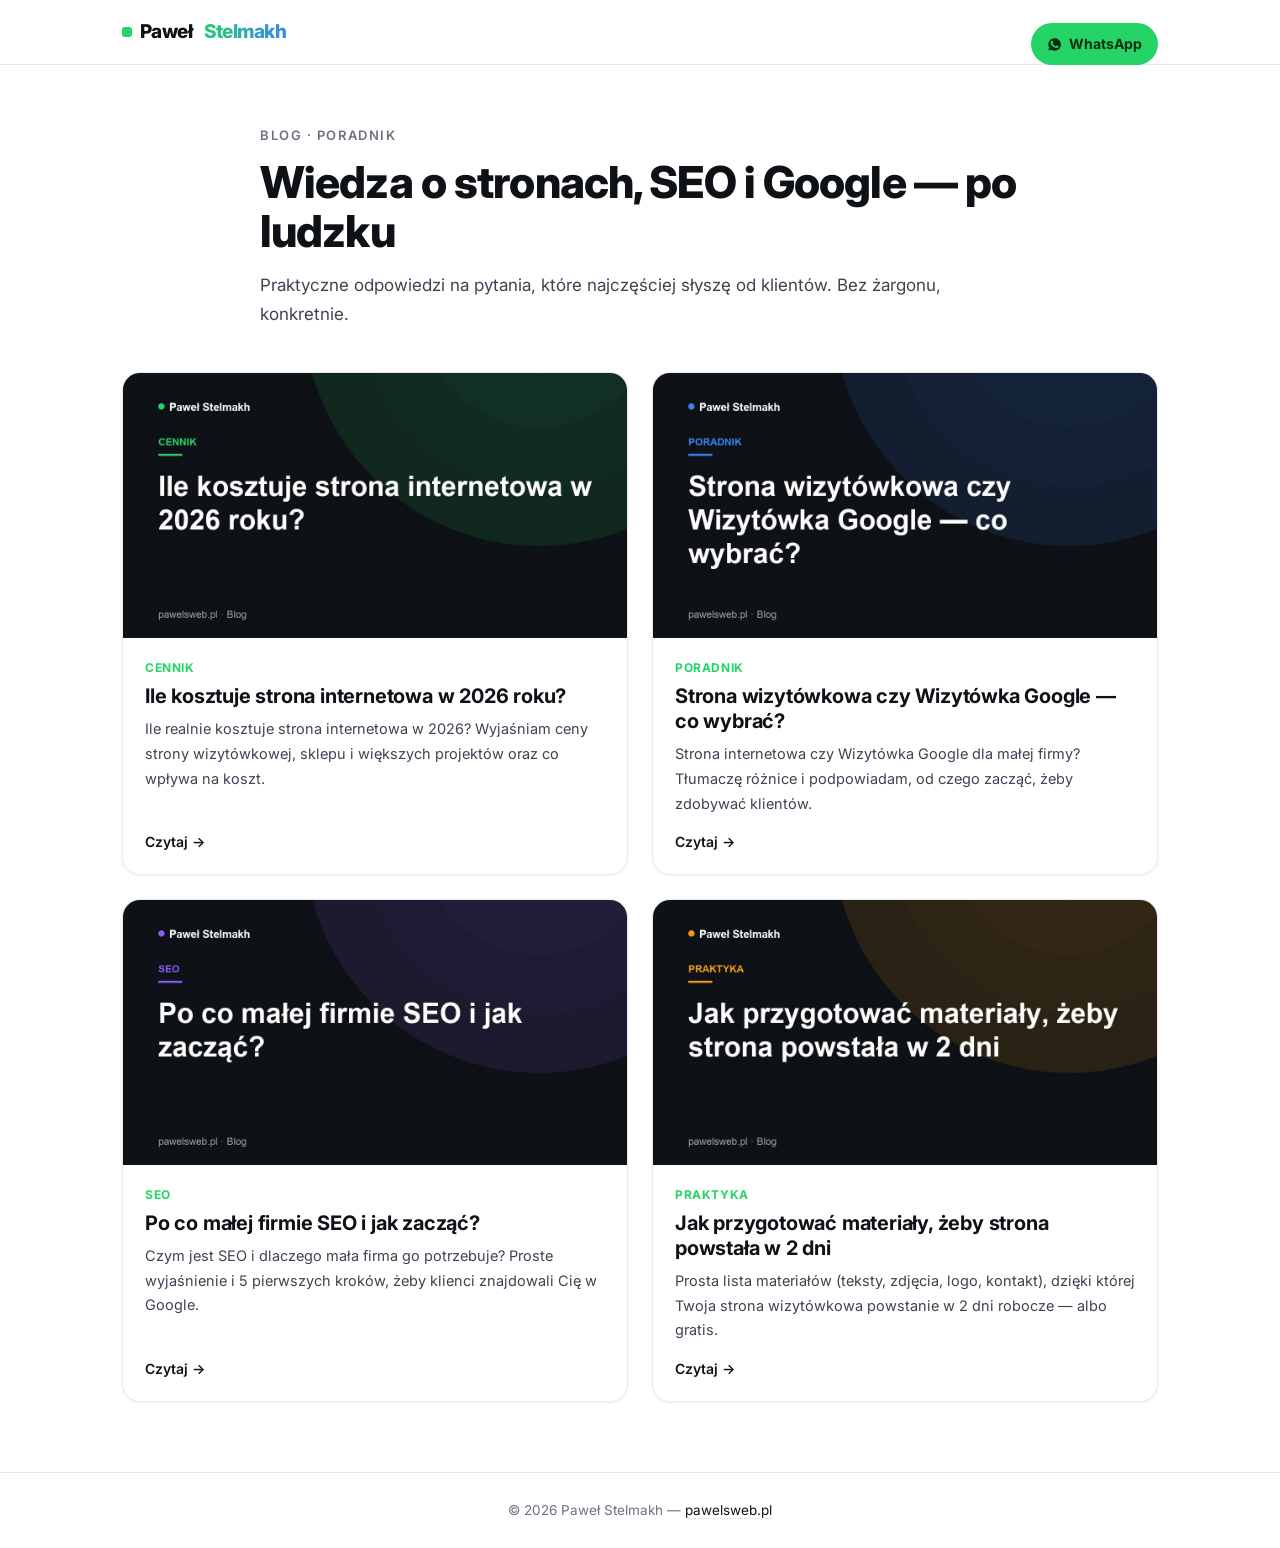
<file: blog/index.html>
<!DOCTYPE html>
<html lang="pl">
<head>
<meta charset="UTF-8">
<meta name="viewport" content="width=device-width, initial-scale=1.0">
<title>Blog — poradnik o stronach, SEO i Google | Paweł Stelmakh</title>
<meta name="description" content="Blog o stronach internetowych, SEO, Wizytówce Google i kosztach — praktyczne porady dla małych firm i freelancerów.">
<meta name="robots" content="index, follow, max-image-preview:large">
<link rel="canonical" href="https://pawelsweb.pl/blog/">
<link rel="icon" type="image/png" sizes="32x32" href="../favicon-32.png">
<meta property="og:type" content="article">
<meta property="og:url" content="https://pawelsweb.pl/blog/">
<meta property="og:title" content="Blog — poradnik o stronach, SEO i Google | Paweł Stelmakh">
<meta property="og:description" content="Blog o stronach internetowych, SEO, Wizytówce Google i kosztach — praktyczne porady dla małych firm i freelancerów.">
<meta property="og:image" content="https://pawelsweb.pl/blog/img/ile-kosztuje-strona-internetowa.jpg">
<meta property="og:locale" content="pl_PL">
<meta name="twitter:card" content="summary_large_image">
<meta name="twitter:image" content="https://pawelsweb.pl/blog/img/ile-kosztuje-strona-internetowa.jpg">
<link rel="preconnect" href="https://fonts.googleapis.com">
<link rel="preconnect" href="https://fonts.gstatic.com" crossorigin>
<link href="https://fonts.googleapis.com/css2?family=Inter:wght@400;500;600;700;800&display=swap" rel="stylesheet">
<link rel="stylesheet" href="style.css">
<script type="application/ld+json">{"@context": "https://schema.org", "@graph": [{"@type": "Blog", "@id": "https://pawelsweb.pl/blog/#blog", "name": "Blog — Paweł Stelmakh", "description": "Poradnik o stronach internetowych, SEO, Google i kosztach — dla małych firm.", "url": "https://pawelsweb.pl/blog/", "inLanguage": "pl", "blogPost": [{"@type": "BlogPosting", "headline": "Ile kosztuje strona internetowa w 2026 roku?", "url": "https://pawelsweb.pl/blog/ile-kosztuje-strona-internetowa/", "datePublished": "2026-08-26"}, {"@type": "BlogPosting", "headline": "Strona wizytówkowa czy Wizytówka Google — co wybrać?", "url": "https://pawelsweb.pl/blog/strona-czy-wizytowka-google/", "datePublished": "2026-08-26"}, {"@type": "BlogPosting", "headline": "Po co małej firmie SEO i jak zacząć?", "url": "https://pawelsweb.pl/blog/po-co-malej-firmie-seo/", "datePublished": "2026-08-26"}, {"@type": "BlogPosting", "headline": "Jak przygotować materiały, żeby strona powstała w 2 dni", "url": "https://pawelsweb.pl/blog/materialy-strona-w-2-dni/", "datePublished": "2026-08-26"}]}, {"@type": "BreadcrumbList", "itemListElement": [{"@type": "ListItem", "position": 1, "name": "Strona główna", "item": "https://pawelsweb.pl/"}, {"@type": "ListItem", "position": 2, "name": "Blog", "item": "https://pawelsweb.pl/blog/"}]}]}</script>
</head>
<body><header class="bl-nav"><div class="bl-nav-in">
  <a class="bl-brand" href="../"><span class="dot"></span>Paweł&nbsp;<span class="sur">Stelmakh</span></a>
  <a class="bl-cta" href="https://wa.me/48500864204" target="_blank" rel="noopener"><svg width="15" height="15" viewBox="0 0 24 24" fill="#04310f"><path d="M12 2a10 10 0 0 0-8.6 15l-1.3 4.7 4.8-1.3A10 10 0 1 0 12 2Zm5.8 14.2c-.2.7-1.4 1.3-2 1.4-.5.1-1.2.1-1.9-.1-.4-.1-1-.3-1.7-.6-3-1.3-5-4.4-5.1-4.6-.2-.2-1.3-1.7-1.3-3.2s.8-2.3 1.1-2.6c.3-.3.6-.4.8-.4h.6c.2 0 .4 0 .7.5l.9 2.2c.1.2 0 .5-.1.7l-.4.5c-.2.2-.4.4-.2.7.2.4.9 1.4 1.9 2.3 1.3 1.1 2.3 1.5 2.6 1.6.3.1.5.1.7-.1l.8-1c.2-.3.5-.2.7-.1l2.1 1c.3.2.5.2.5.4.1.2.1.9-.1 1.3Z"/></svg> WhatsApp</a>
</div></header>
<div class="wrap bl-hero">
  <span class="bl-eyebrow">Blog · Poradnik</span>
  <h1>Wiedza o stronach, SEO i Google — po ludzku</h1>
  <p>Praktyczne odpowiedzi na pytania, które najczęściej słyszę od klientów. Bez żargonu, konkretnie.</p>
</div>
<div class="bl-grid">
    <a class="bl-card" href="ile-kosztuje-strona-internetowa/">
      <img src="img/ile-kosztuje-strona-internetowa.jpg" alt="Ile kosztuje strona internetowa w 2026 roku?" width="1200" height="630" loading="lazy">
      <div class="b"><span class="cat">Cennik</span><h2>Ile kosztuje strona internetowa w 2026 roku?</h2><p>Ile realnie kosztuje strona internetowa w 2026? Wyjaśniam ceny strony wizytówkowej, sklepu i większych projektów oraz co wpływa na koszt.</p><span class="more">Czytaj →</span></div>
    </a>
    <a class="bl-card" href="strona-czy-wizytowka-google/">
      <img src="img/strona-czy-wizytowka-google.jpg" alt="Strona wizytówkowa czy Wizytówka Google — co wybrać?" width="1200" height="630" loading="lazy">
      <div class="b"><span class="cat">Poradnik</span><h2>Strona wizytówkowa czy Wizytówka Google — co wybrać?</h2><p>Strona internetowa czy Wizytówka Google dla małej firmy? Tłumaczę różnice i podpowiadam, od czego zacząć, żeby zdobywać klientów.</p><span class="more">Czytaj →</span></div>
    </a>
    <a class="bl-card" href="po-co-malej-firmie-seo/">
      <img src="img/po-co-malej-firmie-seo.jpg" alt="Po co małej firmie SEO i jak zacząć?" width="1200" height="630" loading="lazy">
      <div class="b"><span class="cat">SEO</span><h2>Po co małej firmie SEO i jak zacząć?</h2><p>Czym jest SEO i dlaczego mała firma go potrzebuje? Proste wyjaśnienie i 5 pierwszych kroków, żeby klienci znajdowali Cię w Google.</p><span class="more">Czytaj →</span></div>
    </a>
    <a class="bl-card" href="materialy-strona-w-2-dni/">
      <img src="img/materialy-strona-w-2-dni.jpg" alt="Jak przygotować materiały, żeby strona powstała w 2 dni" width="1200" height="630" loading="lazy">
      <div class="b"><span class="cat">Praktyka</span><h2>Jak przygotować materiały, żeby strona powstała w 2 dni</h2><p>Prosta lista materiałów (teksty, zdjęcia, logo, kontakt), dzięki której Twoja strona wizytówkowa powstanie w 2 dni robocze — albo gratis.</p><span class="more">Czytaj →</span></div>
    </a>
</div>
<footer class="bl-foot">© 2026 Paweł Stelmakh — <a href="../">pawelsweb.pl</a></footer>
</body></html>
</file>
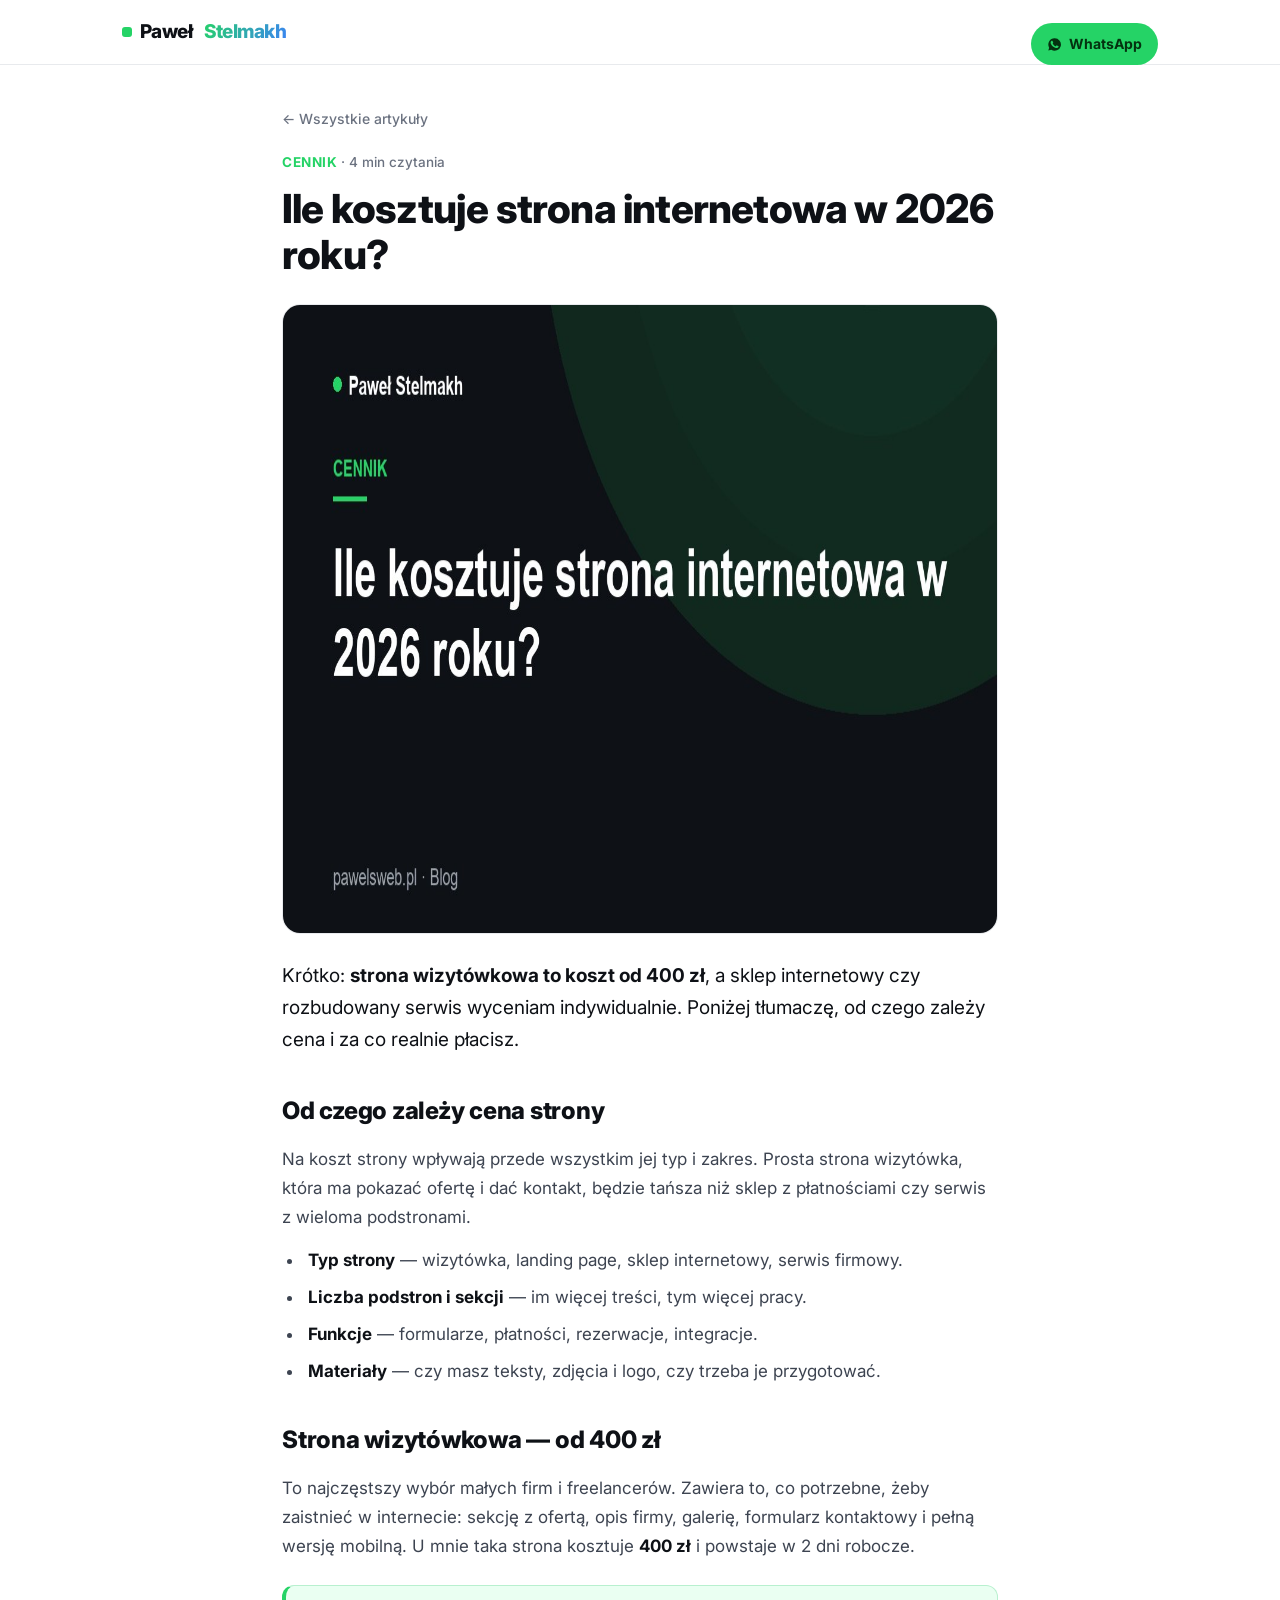
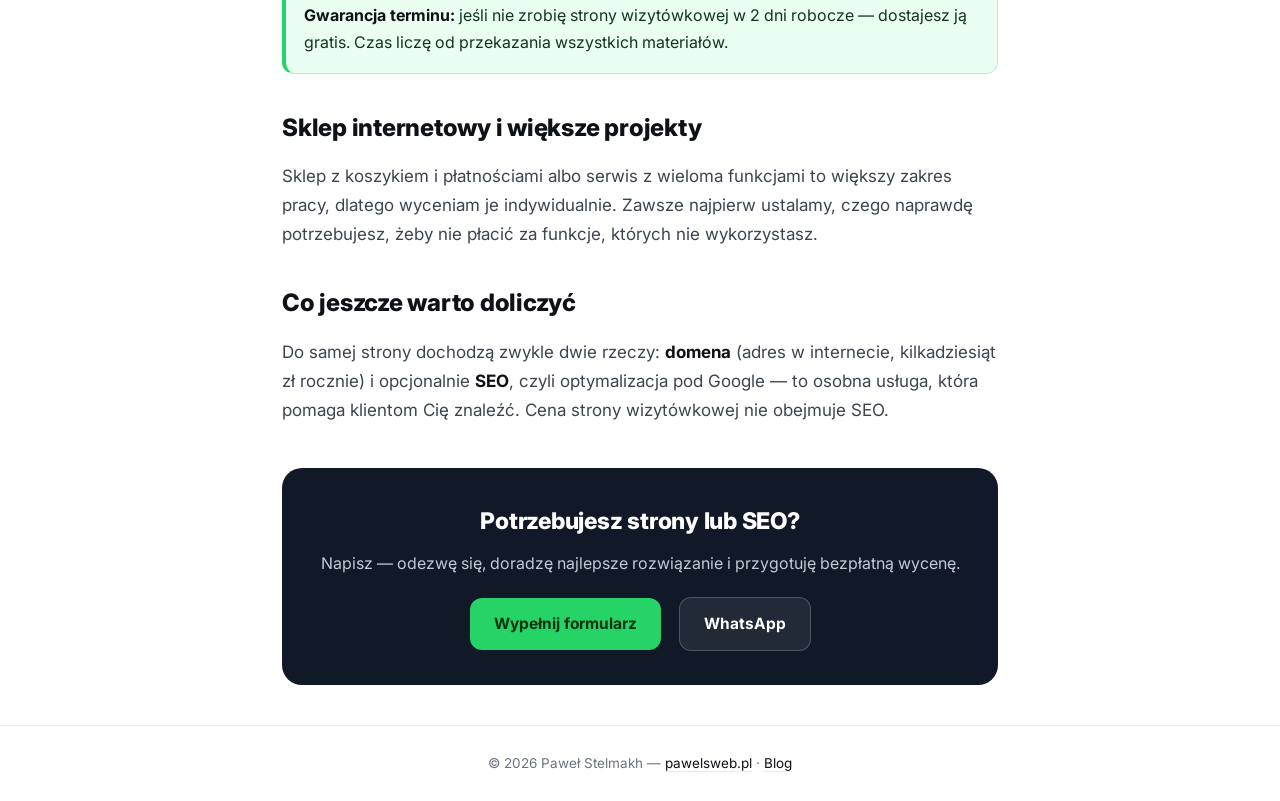
<file: blog/ile-kosztuje-strona-internetowa/index.html>
<!DOCTYPE html>
<html lang="pl">
<head>
<meta charset="UTF-8">
<meta name="viewport" content="width=device-width, initial-scale=1.0">
<title>Ile kosztuje strona internetowa w 2026 roku? | Paweł Stelmakh</title>
<meta name="description" content="Ile realnie kosztuje strona internetowa w 2026? Wyjaśniam ceny strony wizytówkowej, sklepu i większych projektów oraz co wpływa na koszt.">
<meta name="robots" content="index, follow, max-image-preview:large">
<link rel="canonical" href="https://pawelsweb.pl/blog/ile-kosztuje-strona-internetowa/">
<link rel="icon" type="image/png" sizes="32x32" href="../../favicon-32.png">
<meta property="og:type" content="article">
<meta property="og:url" content="https://pawelsweb.pl/blog/ile-kosztuje-strona-internetowa/">
<meta property="og:title" content="Ile kosztuje strona internetowa w 2026 roku? | Paweł Stelmakh">
<meta property="og:description" content="Ile realnie kosztuje strona internetowa w 2026? Wyjaśniam ceny strony wizytówkowej, sklepu i większych projektów oraz co wpływa na koszt.">
<meta property="og:image" content="https://pawelsweb.pl/blog/img/ile-kosztuje-strona-internetowa.jpg">
<meta property="og:locale" content="pl_PL">
<meta name="twitter:card" content="summary_large_image">
<meta name="twitter:image" content="https://pawelsweb.pl/blog/img/ile-kosztuje-strona-internetowa.jpg">
<link rel="preconnect" href="https://fonts.googleapis.com">
<link rel="preconnect" href="https://fonts.gstatic.com" crossorigin>
<link href="https://fonts.googleapis.com/css2?family=Inter:wght@400;500;600;700;800&display=swap" rel="stylesheet">
<link rel="stylesheet" href="../style.css">
<script type="application/ld+json">{"@context": "https://schema.org", "@graph": [{"@type": "BlogPosting", "headline": "Ile kosztuje strona internetowa w 2026 roku?", "description": "Ile realnie kosztuje strona internetowa w 2026? Wyjaśniam ceny strony wizytówkowej, sklepu i większych projektów oraz co wpływa na koszt.", "image": "https://pawelsweb.pl/blog/img/ile-kosztuje-strona-internetowa.jpg", "datePublished": "2026-08-26", "dateModified": "2026-08-26", "inLanguage": "pl", "url": "https://pawelsweb.pl/blog/ile-kosztuje-strona-internetowa/", "mainEntityOfPage": "https://pawelsweb.pl/blog/ile-kosztuje-strona-internetowa/", "author": {"@type": "Person", "name": "Paweł Stelmakh", "url": "https://pawelsweb.pl/"}, "publisher": {"@type": "ProfessionalService", "name": "Paweł Stelmakh — Strony internetowe", "url": "https://pawelsweb.pl/", "logo": "https://pawelsweb.pl/favicon-512.png"}}, {"@type": "BreadcrumbList", "itemListElement": [{"@type": "ListItem", "position": 1, "name": "Strona główna", "item": "https://pawelsweb.pl/"}, {"@type": "ListItem", "position": 2, "name": "Blog", "item": "https://pawelsweb.pl/blog/"}, {"@type": "ListItem", "position": 3, "name": "Ile kosztuje strona internetowa w 2026 roku?", "item": "https://pawelsweb.pl/blog/ile-kosztuje-strona-internetowa/"}]}]}</script>
</head>
<body><header class="bl-nav"><div class="bl-nav-in">
  <a class="bl-brand" href="../../"><span class="dot"></span>Paweł&nbsp;<span class="sur">Stelmakh</span></a>
  <a class="bl-cta" href="https://wa.me/48500864204" target="_blank" rel="noopener"><svg width="15" height="15" viewBox="0 0 24 24" fill="#04310f"><path d="M12 2a10 10 0 0 0-8.6 15l-1.3 4.7 4.8-1.3A10 10 0 1 0 12 2Zm5.8 14.2c-.2.7-1.4 1.3-2 1.4-.5.1-1.2.1-1.9-.1-.4-.1-1-.3-1.7-.6-3-1.3-5-4.4-5.1-4.6-.2-.2-1.3-1.7-1.3-3.2s.8-2.3 1.1-2.6c.3-.3.6-.4.8-.4h.6c.2 0 .4 0 .7.5l.9 2.2c.1.2 0 .5-.1.7l-.4.5c-.2.2-.4.4-.2.7.2.4.9 1.4 1.9 2.3 1.3 1.1 2.3 1.5 2.6 1.6.3.1.5.1.7-.1l.8-1c.2-.3.5-.2.7-.1l2.1 1c.3.2.5.2.5.4.1.2.1.9-.1 1.3Z"/></svg> WhatsApp</a>
</div></header>
<article class="bl-article">
  <a class="bl-back" href="../">← Wszystkie artykuły</a>
  <div class="bl-meta"><span class="bl-cat">Cennik</span> · 4 min czytania</div>
  <h1>Ile kosztuje strona internetowa w 2026 roku?</h1>
  <img class="bl-cover" src="../img/ile-kosztuje-strona-internetowa.jpg" alt="Ile kosztuje strona internetowa w 2026 roku?" width="1200" height="630">
  
<p class="lead">Krótko: <strong>strona wizytówkowa to koszt od 400 zł</strong>, a sklep internetowy czy rozbudowany serwis wyceniam indywidualnie. Poniżej tłumaczę, od czego zależy cena i za co realnie płacisz.</p>
<h2>Od czego zależy cena strony</h2>
<p>Na koszt strony wpływają przede wszystkim jej typ i zakres. Prosta strona wizytówka, która ma pokazać ofertę i dać kontakt, będzie tańsza niż sklep z płatnościami czy serwis z wieloma podstronami.</p>
<ul>
  <li><strong>Typ strony</strong> — wizytówka, landing page, sklep internetowy, serwis firmowy.</li>
  <li><strong>Liczba podstron i sekcji</strong> — im więcej treści, tym więcej pracy.</li>
  <li><strong>Funkcje</strong> — formularze, płatności, rezerwacje, integracje.</li>
  <li><strong>Materiały</strong> — czy masz teksty, zdjęcia i logo, czy trzeba je przygotować.</li>
</ul>
<h2>Strona wizytówkowa — od 400 zł</h2>
<p>To najczęstszy wybór małych firm i freelancerów. Zawiera to, co potrzebne, żeby zaistnieć w internecie: sekcję z ofertą, opis firmy, galerię, formularz kontaktowy i pełną wersję mobilną. U mnie taka strona kosztuje <strong>400 zł</strong> i powstaje w 2 dni robocze.</p>
<div class="tip"><strong>Gwarancja terminu:</strong> jeśli nie zrobię strony wizytówkowej w 2 dni robocze — dostajesz ją gratis. Czas liczę od przekazania wszystkich materiałów.</div>
<h2>Sklep internetowy i większe projekty</h2>
<p>Sklep z koszykiem i płatnościami albo serwis z wieloma funkcjami to większy zakres pracy, dlatego wyceniam je indywidualnie. Zawsze najpierw ustalamy, czego naprawdę potrzebujesz, żeby nie płacić za funkcje, których nie wykorzystasz.</p>
<h2>Co jeszcze warto doliczyć</h2>
<p>Do samej strony dochodzą zwykle dwie rzeczy: <strong>domena</strong> (adres w internecie, kilkadziesiąt zł rocznie) i opcjonalnie <strong>SEO</strong>, czyli optymalizacja pod Google — to osobna usługa, która pomaga klientom Cię znaleźć. Cena strony wizytówkowej nie obejmuje SEO.</p>

  <div class="bl-cta">
    <h3>Potrzebujesz strony lub SEO?</h3>
    <p>Napisz — odezwę się, doradzę najlepsze rozwiązanie i przygotuję bezpłatną wycenę.</p>
    <a class="bl-btn" href="../../#kontakt">Wypełnij formularz</a>
    <a class="bl-btn ghost" href="https://wa.me/48500864204" target="_blank" rel="noopener">WhatsApp</a>
  </div>
</article>
<footer class="bl-foot">© 2026 Paweł Stelmakh — <a href="../../">pawelsweb.pl</a> · <a href="../">Blog</a></footer>
</body></html>
</file>
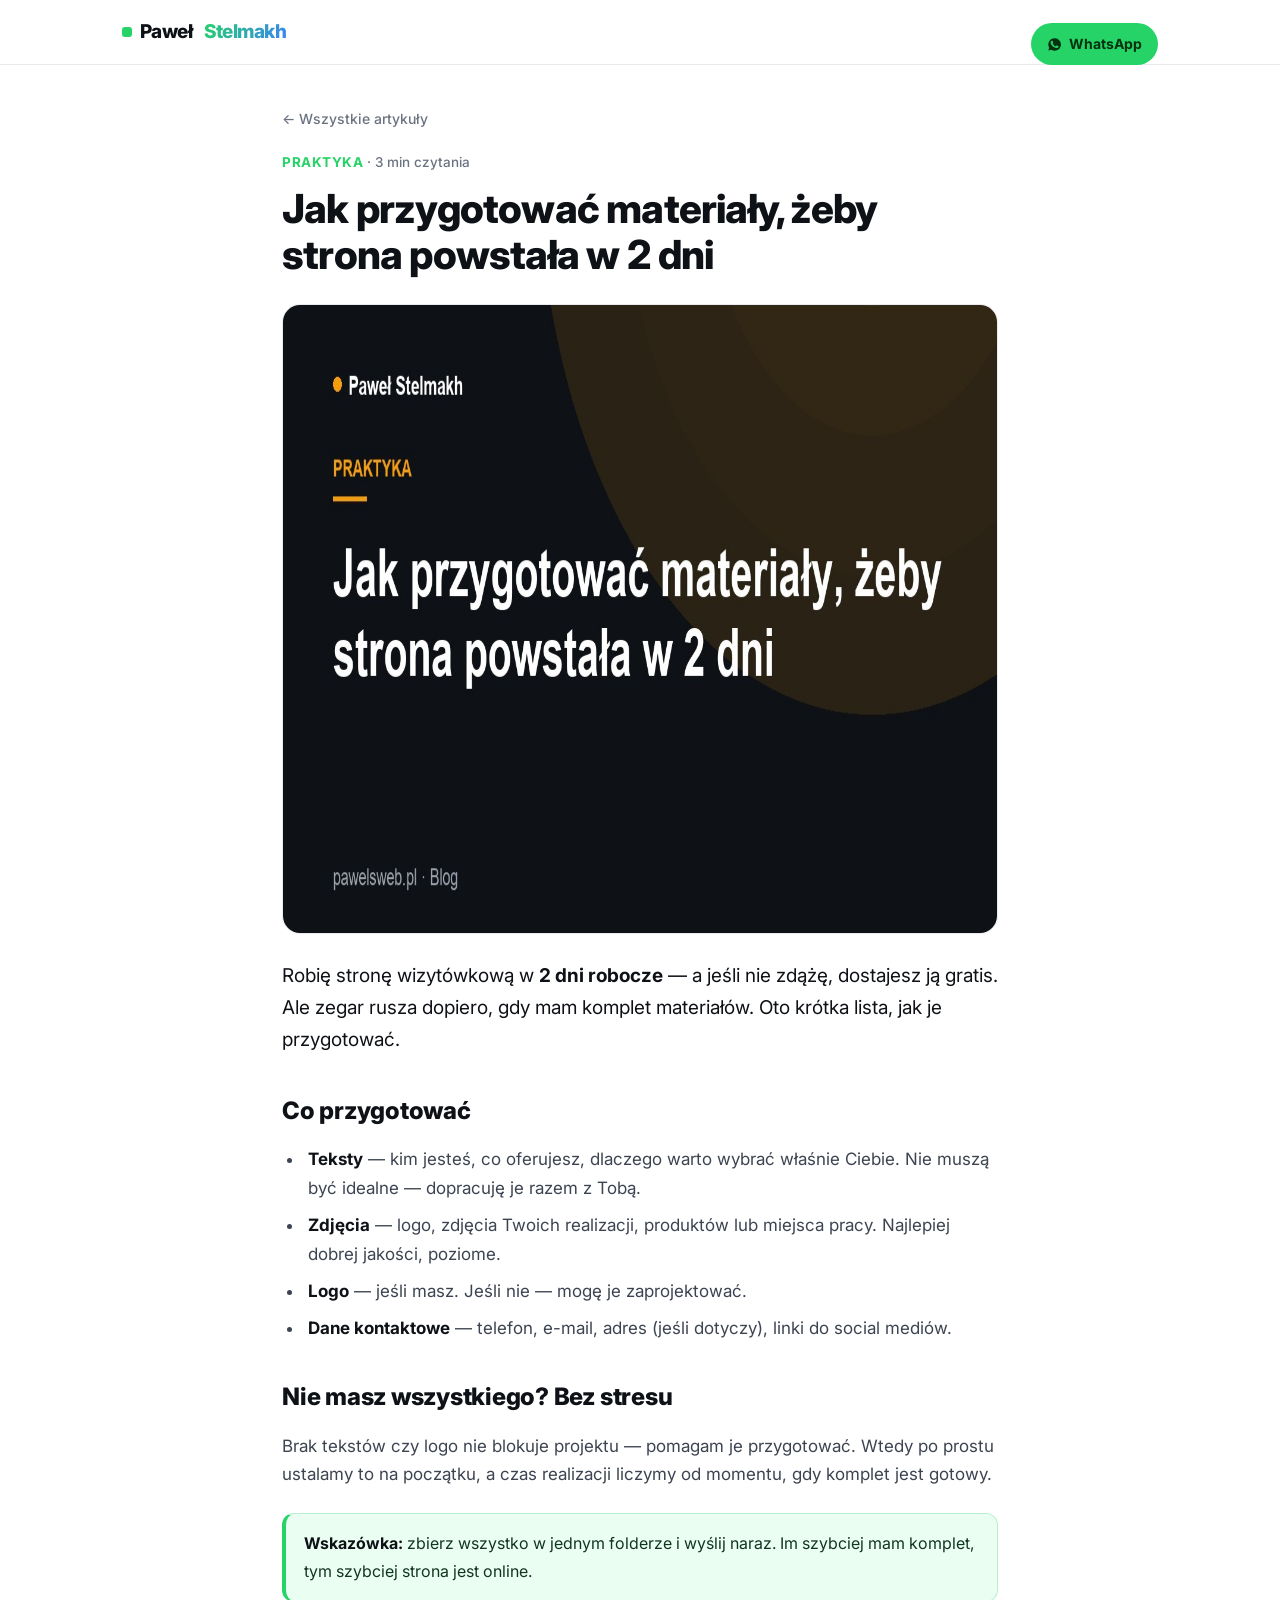
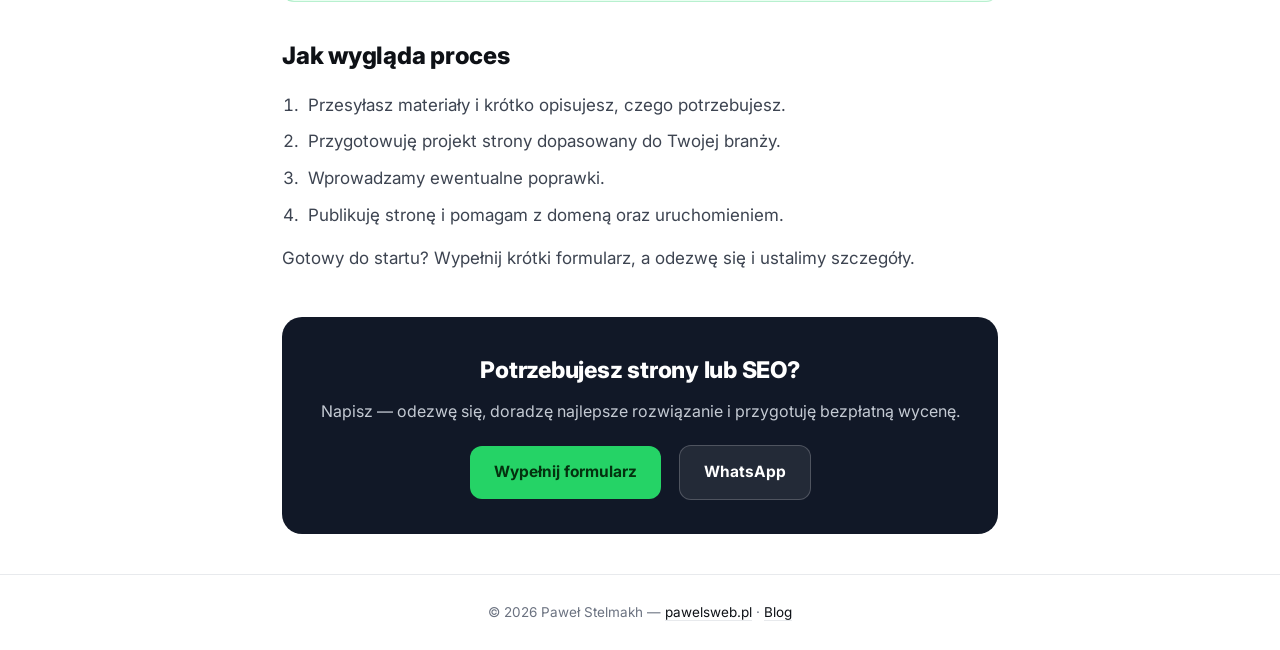
<file: blog/materialy-strona-w-2-dni/index.html>
<!DOCTYPE html>
<html lang="pl">
<head>
<meta charset="UTF-8">
<meta name="viewport" content="width=device-width, initial-scale=1.0">
<title>Jak przygotować materiały, żeby strona powstała w 2 dni | Paweł Stelmakh</title>
<meta name="description" content="Prosta lista materiałów (teksty, zdjęcia, logo, kontakt), dzięki której Twoja strona wizytówkowa powstanie w 2 dni robocze — albo gratis.">
<meta name="robots" content="index, follow, max-image-preview:large">
<link rel="canonical" href="https://pawelsweb.pl/blog/materialy-strona-w-2-dni/">
<link rel="icon" type="image/png" sizes="32x32" href="../../favicon-32.png">
<meta property="og:type" content="article">
<meta property="og:url" content="https://pawelsweb.pl/blog/materialy-strona-w-2-dni/">
<meta property="og:title" content="Jak przygotować materiały, żeby strona powstała w 2 dni | Paweł Stelmakh">
<meta property="og:description" content="Prosta lista materiałów (teksty, zdjęcia, logo, kontakt), dzięki której Twoja strona wizytówkowa powstanie w 2 dni robocze — albo gratis.">
<meta property="og:image" content="https://pawelsweb.pl/blog/img/materialy-strona-w-2-dni.jpg">
<meta property="og:locale" content="pl_PL">
<meta name="twitter:card" content="summary_large_image">
<meta name="twitter:image" content="https://pawelsweb.pl/blog/img/materialy-strona-w-2-dni.jpg">
<link rel="preconnect" href="https://fonts.googleapis.com">
<link rel="preconnect" href="https://fonts.gstatic.com" crossorigin>
<link href="https://fonts.googleapis.com/css2?family=Inter:wght@400;500;600;700;800&display=swap" rel="stylesheet">
<link rel="stylesheet" href="../style.css">
<script type="application/ld+json">{"@context": "https://schema.org", "@graph": [{"@type": "BlogPosting", "headline": "Jak przygotować materiały, żeby strona powstała w 2 dni", "description": "Prosta lista materiałów (teksty, zdjęcia, logo, kontakt), dzięki której Twoja strona wizytówkowa powstanie w 2 dni robocze — albo gratis.", "image": "https://pawelsweb.pl/blog/img/materialy-strona-w-2-dni.jpg", "datePublished": "2026-08-26", "dateModified": "2026-08-26", "inLanguage": "pl", "url": "https://pawelsweb.pl/blog/materialy-strona-w-2-dni/", "mainEntityOfPage": "https://pawelsweb.pl/blog/materialy-strona-w-2-dni/", "author": {"@type": "Person", "name": "Paweł Stelmakh", "url": "https://pawelsweb.pl/"}, "publisher": {"@type": "ProfessionalService", "name": "Paweł Stelmakh — Strony internetowe", "url": "https://pawelsweb.pl/", "logo": "https://pawelsweb.pl/favicon-512.png"}}, {"@type": "BreadcrumbList", "itemListElement": [{"@type": "ListItem", "position": 1, "name": "Strona główna", "item": "https://pawelsweb.pl/"}, {"@type": "ListItem", "position": 2, "name": "Blog", "item": "https://pawelsweb.pl/blog/"}, {"@type": "ListItem", "position": 3, "name": "Jak przygotować materiały, żeby strona powstała w 2 dni", "item": "https://pawelsweb.pl/blog/materialy-strona-w-2-dni/"}]}]}</script>
</head>
<body><header class="bl-nav"><div class="bl-nav-in">
  <a class="bl-brand" href="../../"><span class="dot"></span>Paweł&nbsp;<span class="sur">Stelmakh</span></a>
  <a class="bl-cta" href="https://wa.me/48500864204" target="_blank" rel="noopener"><svg width="15" height="15" viewBox="0 0 24 24" fill="#04310f"><path d="M12 2a10 10 0 0 0-8.6 15l-1.3 4.7 4.8-1.3A10 10 0 1 0 12 2Zm5.8 14.2c-.2.7-1.4 1.3-2 1.4-.5.1-1.2.1-1.9-.1-.4-.1-1-.3-1.7-.6-3-1.3-5-4.4-5.1-4.6-.2-.2-1.3-1.7-1.3-3.2s.8-2.3 1.1-2.6c.3-.3.6-.4.8-.4h.6c.2 0 .4 0 .7.5l.9 2.2c.1.2 0 .5-.1.7l-.4.5c-.2.2-.4.4-.2.7.2.4.9 1.4 1.9 2.3 1.3 1.1 2.3 1.5 2.6 1.6.3.1.5.1.7-.1l.8-1c.2-.3.5-.2.7-.1l2.1 1c.3.2.5.2.5.4.1.2.1.9-.1 1.3Z"/></svg> WhatsApp</a>
</div></header>
<article class="bl-article">
  <a class="bl-back" href="../">← Wszystkie artykuły</a>
  <div class="bl-meta"><span class="bl-cat">Praktyka</span> · 3 min czytania</div>
  <h1>Jak przygotować materiały, żeby strona powstała w 2 dni</h1>
  <img class="bl-cover" src="../img/materialy-strona-w-2-dni.jpg" alt="Jak przygotować materiały, żeby strona powstała w 2 dni" width="1200" height="630">
  
<p class="lead">Robię stronę wizytówkową w <strong>2 dni robocze</strong> — a jeśli nie zdążę, dostajesz ją gratis. Ale zegar rusza dopiero, gdy mam komplet materiałów. Oto krótka lista, jak je przygotować.</p>
<h2>Co przygotować</h2>
<ul>
  <li><strong>Teksty</strong> — kim jesteś, co oferujesz, dlaczego warto wybrać właśnie Ciebie. Nie muszą być idealne — dopracuję je razem z Tobą.</li>
  <li><strong>Zdjęcia</strong> — logo, zdjęcia Twoich realizacji, produktów lub miejsca pracy. Najlepiej dobrej jakości, poziome.</li>
  <li><strong>Logo</strong> — jeśli masz. Jeśli nie — mogę je zaprojektować.</li>
  <li><strong>Dane kontaktowe</strong> — telefon, e-mail, adres (jeśli dotyczy), linki do social mediów.</li>
</ul>
<h2>Nie masz wszystkiego? Bez stresu</h2>
<p>Brak tekstów czy logo nie blokuje projektu — pomagam je przygotować. Wtedy po prostu ustalamy to na początku, a czas realizacji liczymy od momentu, gdy komplet jest gotowy.</p>
<div class="tip"><strong>Wskazówka:</strong> zbierz wszystko w jednym folderze i wyślij naraz. Im szybciej mam komplet, tym szybciej strona jest online.</div>
<h2>Jak wygląda proces</h2>
<ol>
  <li>Przesyłasz materiały i krótko opisujesz, czego potrzebujesz.</li>
  <li>Przygotowuję projekt strony dopasowany do Twojej branży.</li>
  <li>Wprowadzamy ewentualne poprawki.</li>
  <li>Publikuję stronę i pomagam z domeną oraz uruchomieniem.</li>
</ol>
<p>Gotowy do startu? Wypełnij krótki formularz, a odezwę się i ustalimy szczegóły.</p>

  <div class="bl-cta">
    <h3>Potrzebujesz strony lub SEO?</h3>
    <p>Napisz — odezwę się, doradzę najlepsze rozwiązanie i przygotuję bezpłatną wycenę.</p>
    <a class="bl-btn" href="../../#kontakt">Wypełnij formularz</a>
    <a class="bl-btn ghost" href="https://wa.me/48500864204" target="_blank" rel="noopener">WhatsApp</a>
  </div>
</article>
<footer class="bl-foot">© 2026 Paweł Stelmakh — <a href="../../">pawelsweb.pl</a> · <a href="../">Blog</a></footer>
</body></html>
</file>
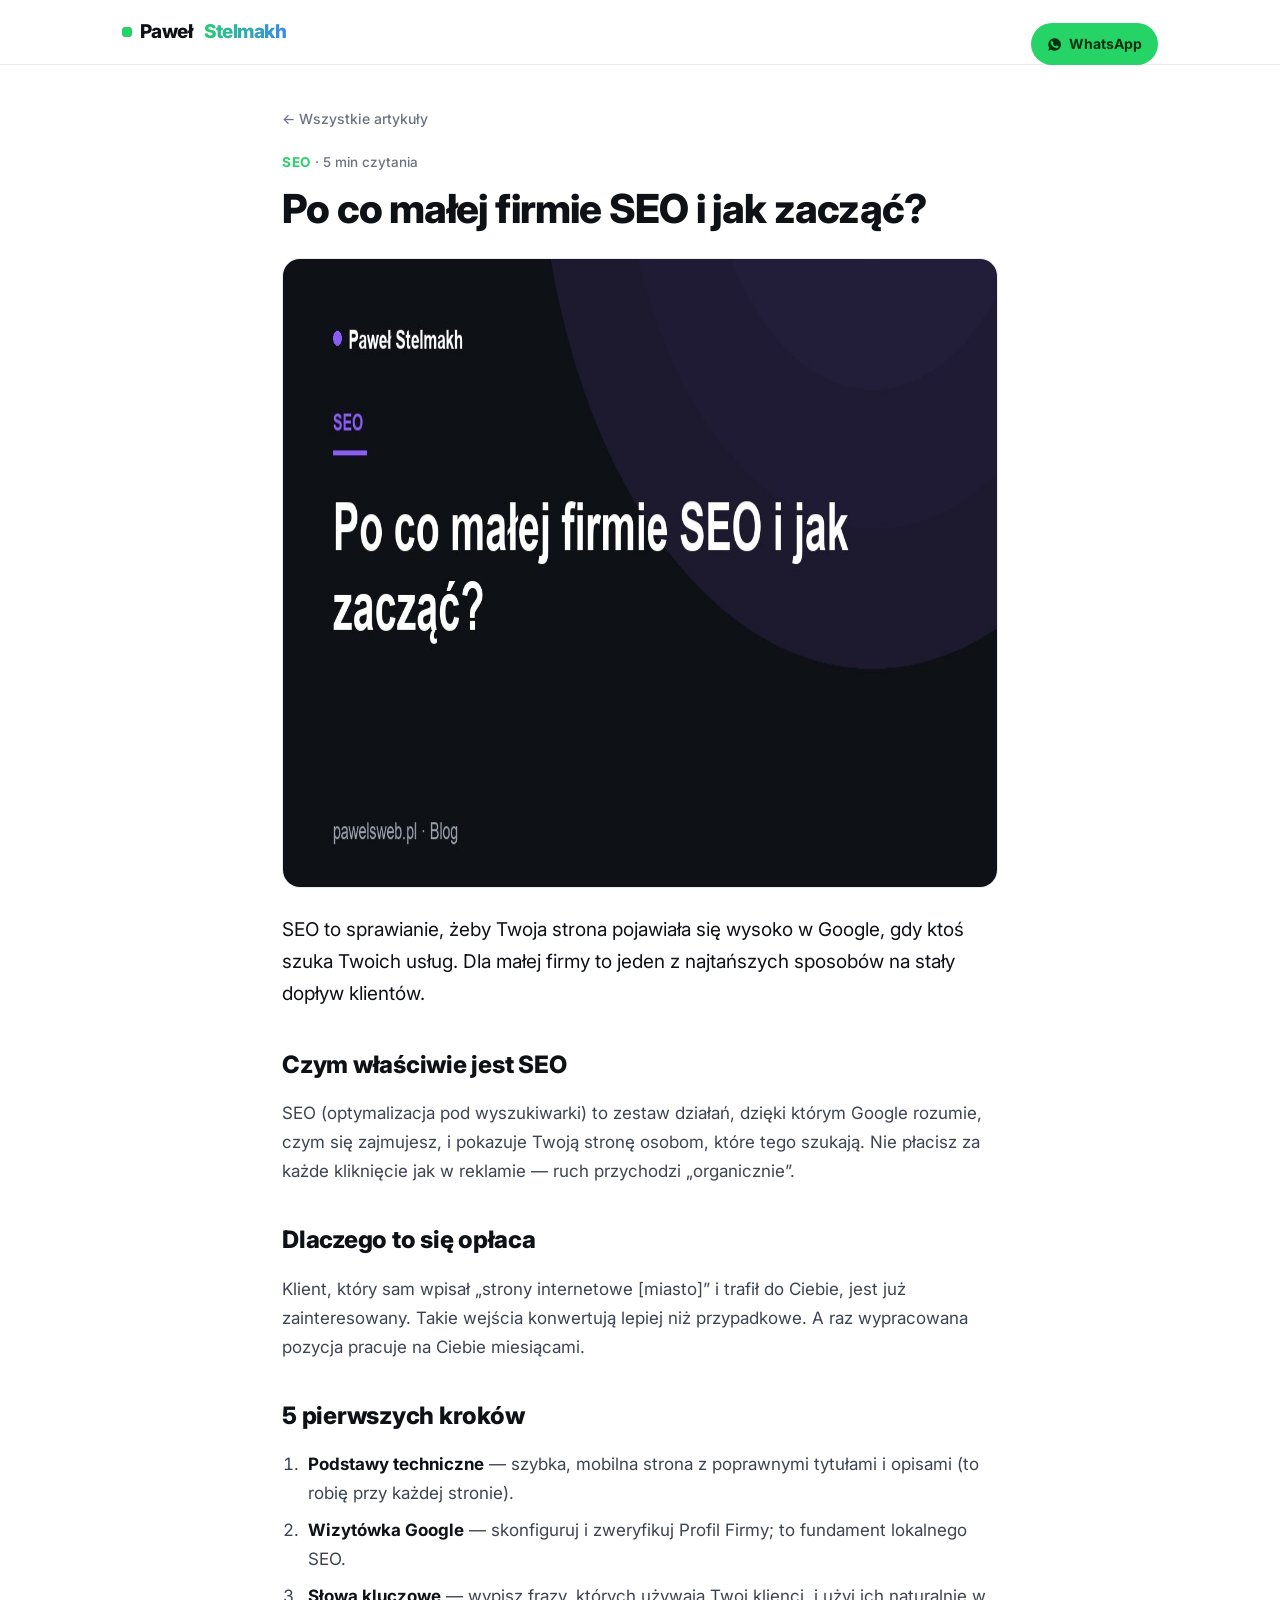
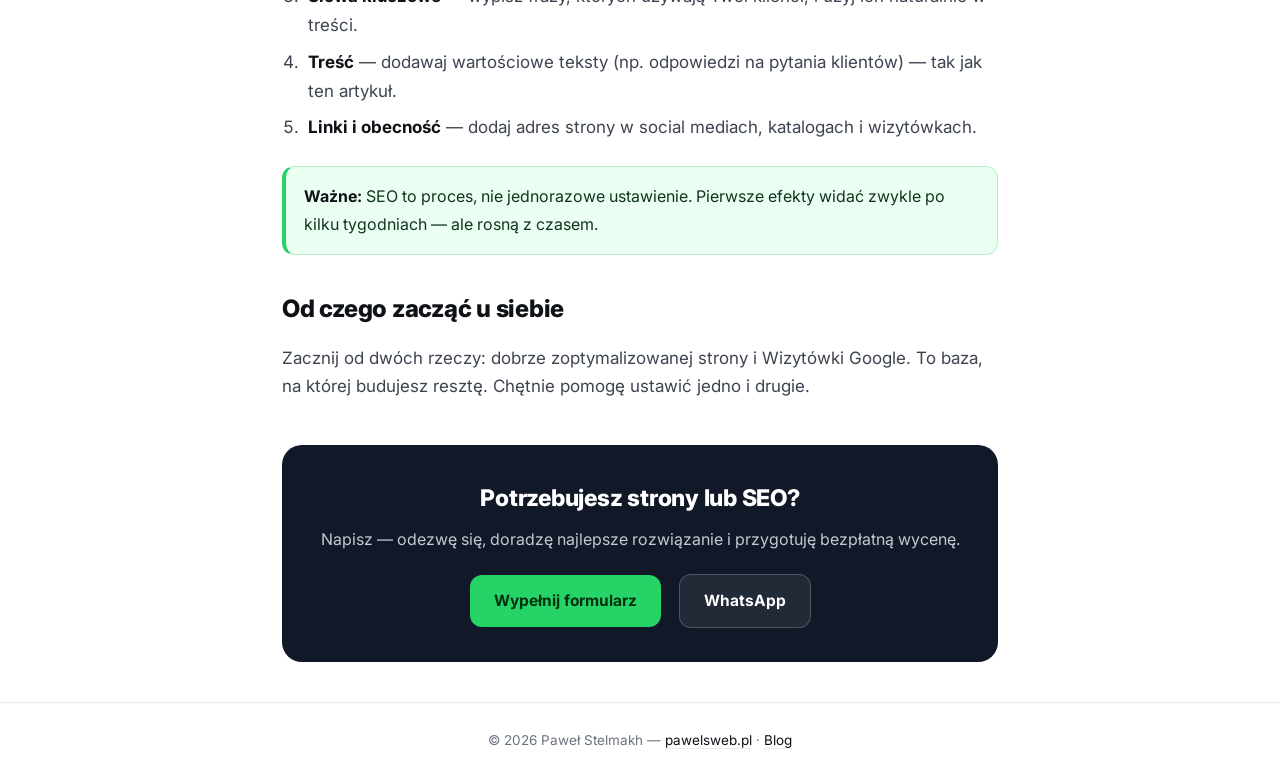
<file: blog/po-co-malej-firmie-seo/index.html>
<!DOCTYPE html>
<html lang="pl">
<head>
<meta charset="UTF-8">
<meta name="viewport" content="width=device-width, initial-scale=1.0">
<title>Po co małej firmie SEO i jak zacząć? | Paweł Stelmakh</title>
<meta name="description" content="Czym jest SEO i dlaczego mała firma go potrzebuje? Proste wyjaśnienie i 5 pierwszych kroków, żeby klienci znajdowali Cię w Google.">
<meta name="robots" content="index, follow, max-image-preview:large">
<link rel="canonical" href="https://pawelsweb.pl/blog/po-co-malej-firmie-seo/">
<link rel="icon" type="image/png" sizes="32x32" href="../../favicon-32.png">
<meta property="og:type" content="article">
<meta property="og:url" content="https://pawelsweb.pl/blog/po-co-malej-firmie-seo/">
<meta property="og:title" content="Po co małej firmie SEO i jak zacząć? | Paweł Stelmakh">
<meta property="og:description" content="Czym jest SEO i dlaczego mała firma go potrzebuje? Proste wyjaśnienie i 5 pierwszych kroków, żeby klienci znajdowali Cię w Google.">
<meta property="og:image" content="https://pawelsweb.pl/blog/img/po-co-malej-firmie-seo.jpg">
<meta property="og:locale" content="pl_PL">
<meta name="twitter:card" content="summary_large_image">
<meta name="twitter:image" content="https://pawelsweb.pl/blog/img/po-co-malej-firmie-seo.jpg">
<link rel="preconnect" href="https://fonts.googleapis.com">
<link rel="preconnect" href="https://fonts.gstatic.com" crossorigin>
<link href="https://fonts.googleapis.com/css2?family=Inter:wght@400;500;600;700;800&display=swap" rel="stylesheet">
<link rel="stylesheet" href="../style.css">
<script type="application/ld+json">{"@context": "https://schema.org", "@graph": [{"@type": "BlogPosting", "headline": "Po co małej firmie SEO i jak zacząć?", "description": "Czym jest SEO i dlaczego mała firma go potrzebuje? Proste wyjaśnienie i 5 pierwszych kroków, żeby klienci znajdowali Cię w Google.", "image": "https://pawelsweb.pl/blog/img/po-co-malej-firmie-seo.jpg", "datePublished": "2026-08-26", "dateModified": "2026-08-26", "inLanguage": "pl", "url": "https://pawelsweb.pl/blog/po-co-malej-firmie-seo/", "mainEntityOfPage": "https://pawelsweb.pl/blog/po-co-malej-firmie-seo/", "author": {"@type": "Person", "name": "Paweł Stelmakh", "url": "https://pawelsweb.pl/"}, "publisher": {"@type": "ProfessionalService", "name": "Paweł Stelmakh — Strony internetowe", "url": "https://pawelsweb.pl/", "logo": "https://pawelsweb.pl/favicon-512.png"}}, {"@type": "BreadcrumbList", "itemListElement": [{"@type": "ListItem", "position": 1, "name": "Strona główna", "item": "https://pawelsweb.pl/"}, {"@type": "ListItem", "position": 2, "name": "Blog", "item": "https://pawelsweb.pl/blog/"}, {"@type": "ListItem", "position": 3, "name": "Po co małej firmie SEO i jak zacząć?", "item": "https://pawelsweb.pl/blog/po-co-malej-firmie-seo/"}]}]}</script>
</head>
<body><header class="bl-nav"><div class="bl-nav-in">
  <a class="bl-brand" href="../../"><span class="dot"></span>Paweł&nbsp;<span class="sur">Stelmakh</span></a>
  <a class="bl-cta" href="https://wa.me/48500864204" target="_blank" rel="noopener"><svg width="15" height="15" viewBox="0 0 24 24" fill="#04310f"><path d="M12 2a10 10 0 0 0-8.6 15l-1.3 4.7 4.8-1.3A10 10 0 1 0 12 2Zm5.8 14.2c-.2.7-1.4 1.3-2 1.4-.5.1-1.2.1-1.9-.1-.4-.1-1-.3-1.7-.6-3-1.3-5-4.4-5.1-4.6-.2-.2-1.3-1.7-1.3-3.2s.8-2.3 1.1-2.6c.3-.3.6-.4.8-.4h.6c.2 0 .4 0 .7.5l.9 2.2c.1.2 0 .5-.1.7l-.4.5c-.2.2-.4.4-.2.7.2.4.9 1.4 1.9 2.3 1.3 1.1 2.3 1.5 2.6 1.6.3.1.5.1.7-.1l.8-1c.2-.3.5-.2.7-.1l2.1 1c.3.2.5.2.5.4.1.2.1.9-.1 1.3Z"/></svg> WhatsApp</a>
</div></header>
<article class="bl-article">
  <a class="bl-back" href="../">← Wszystkie artykuły</a>
  <div class="bl-meta"><span class="bl-cat">SEO</span> · 5 min czytania</div>
  <h1>Po co małej firmie SEO i jak zacząć?</h1>
  <img class="bl-cover" src="../img/po-co-malej-firmie-seo.jpg" alt="Po co małej firmie SEO i jak zacząć?" width="1200" height="630">
  
<p class="lead">SEO to sprawianie, żeby Twoja strona pojawiała się wysoko w Google, gdy ktoś szuka Twoich usług. Dla małej firmy to jeden z najtańszych sposobów na stały dopływ klientów.</p>
<h2>Czym właściwie jest SEO</h2>
<p>SEO (optymalizacja pod wyszukiwarki) to zestaw działań, dzięki którym Google rozumie, czym się zajmujesz, i pokazuje Twoją stronę osobom, które tego szukają. Nie płacisz za każde kliknięcie jak w reklamie — ruch przychodzi „organicznie”.</p>
<h2>Dlaczego to się opłaca</h2>
<p>Klient, który sam wpisał „strony internetowe [miasto]” i trafił do Ciebie, jest już zainteresowany. Takie wejścia konwertują lepiej niż przypadkowe. A raz wypracowana pozycja pracuje na Ciebie miesiącami.</p>
<h2>5 pierwszych kroków</h2>
<ol>
  <li><strong>Podstawy techniczne</strong> — szybka, mobilna strona z poprawnymi tytułami i opisami (to robię przy każdej stronie).</li>
  <li><strong>Wizytówka Google</strong> — skonfiguruj i zweryfikuj Profil Firmy; to fundament lokalnego SEO.</li>
  <li><strong>Słowa kluczowe</strong> — wypisz frazy, których używają Twoi klienci, i użyj ich naturalnie w treści.</li>
  <li><strong>Treść</strong> — dodawaj wartościowe teksty (np. odpowiedzi na pytania klientów) — tak jak ten artykuł.</li>
  <li><strong>Linki i obecność</strong> — dodaj adres strony w social mediach, katalogach i wizytówkach.</li>
</ol>
<div class="tip"><strong>Ważne:</strong> SEO to proces, nie jednorazowe ustawienie. Pierwsze efekty widać zwykle po kilku tygodniach — ale rosną z czasem.</div>
<h2>Od czego zacząć u siebie</h2>
<p>Zacznij od dwóch rzeczy: dobrze zoptymalizowanej strony i Wizytówki Google. To baza, na której budujesz resztę. Chętnie pomogę ustawić jedno i drugie.</p>

  <div class="bl-cta">
    <h3>Potrzebujesz strony lub SEO?</h3>
    <p>Napisz — odezwę się, doradzę najlepsze rozwiązanie i przygotuję bezpłatną wycenę.</p>
    <a class="bl-btn" href="../../#kontakt">Wypełnij formularz</a>
    <a class="bl-btn ghost" href="https://wa.me/48500864204" target="_blank" rel="noopener">WhatsApp</a>
  </div>
</article>
<footer class="bl-foot">© 2026 Paweł Stelmakh — <a href="../../">pawelsweb.pl</a> · <a href="../">Blog</a></footer>
</body></html>
</file>
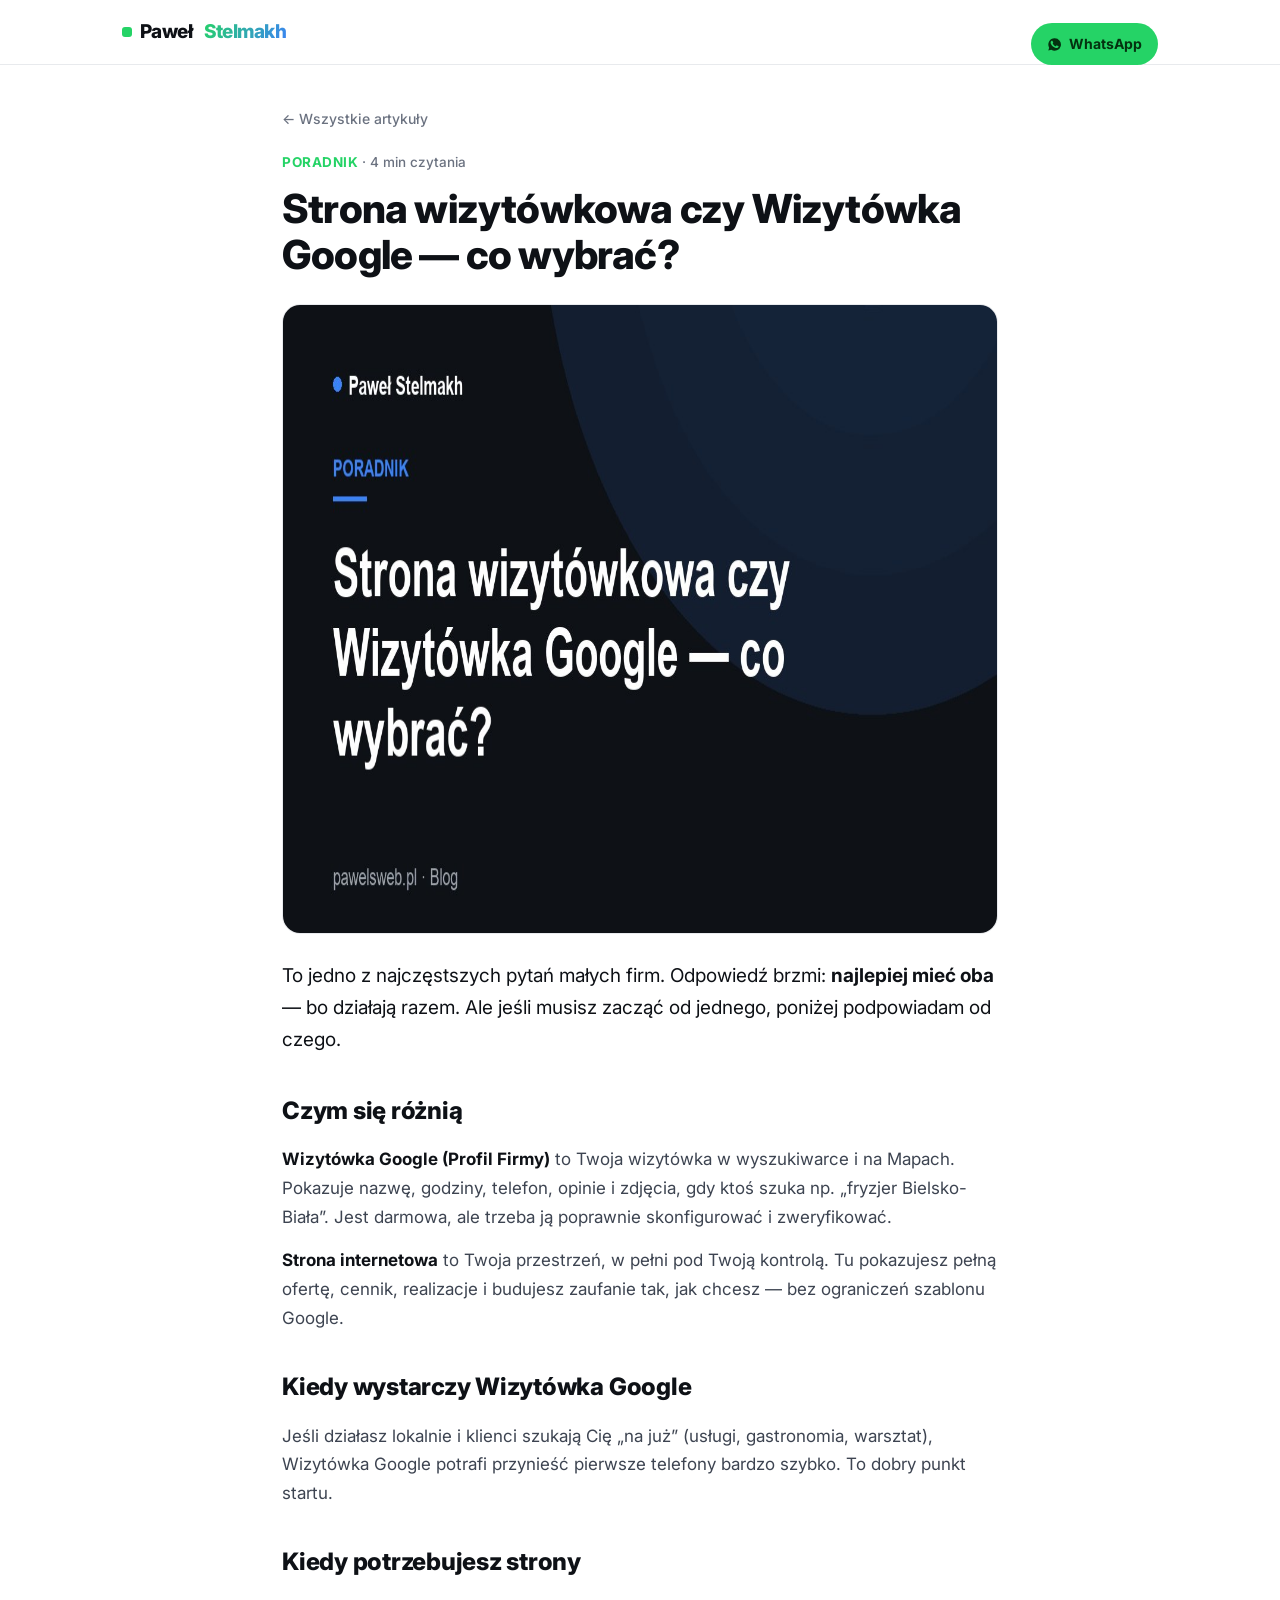
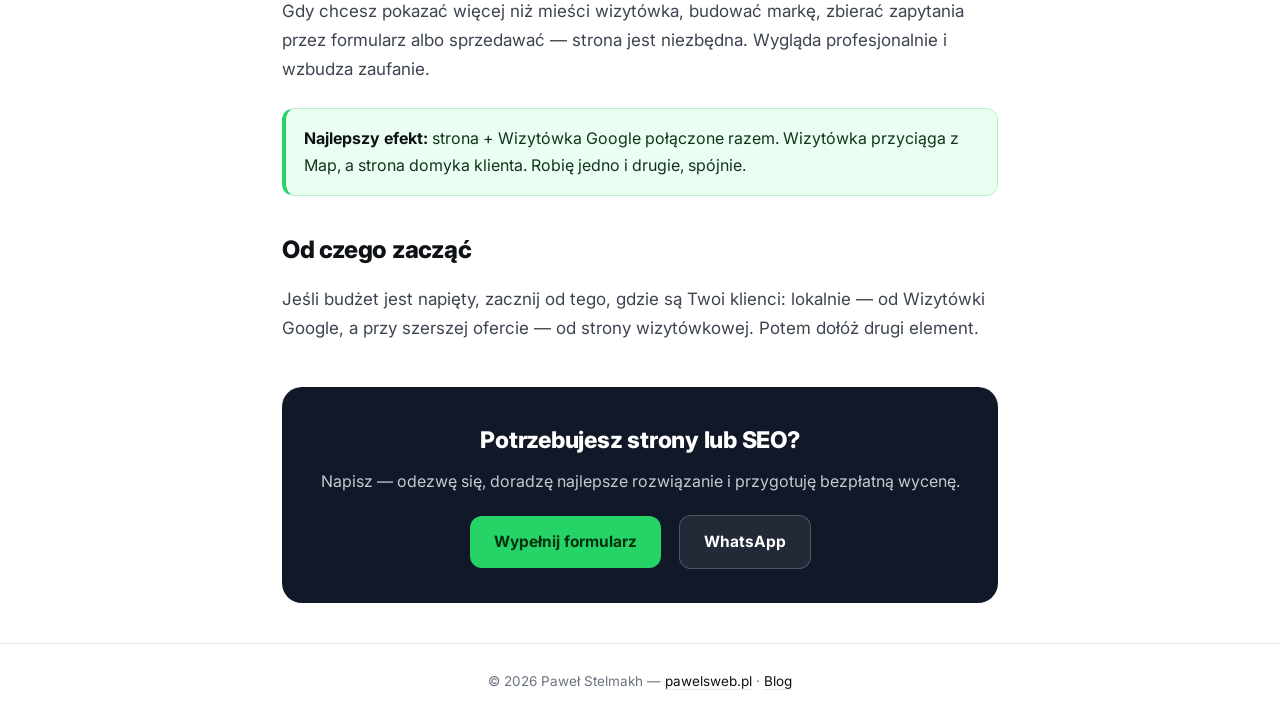
<file: blog/strona-czy-wizytowka-google/index.html>
<!DOCTYPE html>
<html lang="pl">
<head>
<meta charset="UTF-8">
<meta name="viewport" content="width=device-width, initial-scale=1.0">
<title>Strona wizytówkowa czy Wizytówka Google — co wybrać? | Paweł Stelmakh</title>
<meta name="description" content="Strona internetowa czy Wizytówka Google dla małej firmy? Tłumaczę różnice i podpowiadam, od czego zacząć, żeby zdobywać klientów.">
<meta name="robots" content="index, follow, max-image-preview:large">
<link rel="canonical" href="https://pawelsweb.pl/blog/strona-czy-wizytowka-google/">
<link rel="icon" type="image/png" sizes="32x32" href="../../favicon-32.png">
<meta property="og:type" content="article">
<meta property="og:url" content="https://pawelsweb.pl/blog/strona-czy-wizytowka-google/">
<meta property="og:title" content="Strona wizytówkowa czy Wizytówka Google — co wybrać? | Paweł Stelmakh">
<meta property="og:description" content="Strona internetowa czy Wizytówka Google dla małej firmy? Tłumaczę różnice i podpowiadam, od czego zacząć, żeby zdobywać klientów.">
<meta property="og:image" content="https://pawelsweb.pl/blog/img/strona-czy-wizytowka-google.jpg">
<meta property="og:locale" content="pl_PL">
<meta name="twitter:card" content="summary_large_image">
<meta name="twitter:image" content="https://pawelsweb.pl/blog/img/strona-czy-wizytowka-google.jpg">
<link rel="preconnect" href="https://fonts.googleapis.com">
<link rel="preconnect" href="https://fonts.gstatic.com" crossorigin>
<link href="https://fonts.googleapis.com/css2?family=Inter:wght@400;500;600;700;800&display=swap" rel="stylesheet">
<link rel="stylesheet" href="../style.css">
<script type="application/ld+json">{"@context": "https://schema.org", "@graph": [{"@type": "BlogPosting", "headline": "Strona wizytówkowa czy Wizytówka Google — co wybrać?", "description": "Strona internetowa czy Wizytówka Google dla małej firmy? Tłumaczę różnice i podpowiadam, od czego zacząć, żeby zdobywać klientów.", "image": "https://pawelsweb.pl/blog/img/strona-czy-wizytowka-google.jpg", "datePublished": "2026-08-26", "dateModified": "2026-08-26", "inLanguage": "pl", "url": "https://pawelsweb.pl/blog/strona-czy-wizytowka-google/", "mainEntityOfPage": "https://pawelsweb.pl/blog/strona-czy-wizytowka-google/", "author": {"@type": "Person", "name": "Paweł Stelmakh", "url": "https://pawelsweb.pl/"}, "publisher": {"@type": "ProfessionalService", "name": "Paweł Stelmakh — Strony internetowe", "url": "https://pawelsweb.pl/", "logo": "https://pawelsweb.pl/favicon-512.png"}}, {"@type": "BreadcrumbList", "itemListElement": [{"@type": "ListItem", "position": 1, "name": "Strona główna", "item": "https://pawelsweb.pl/"}, {"@type": "ListItem", "position": 2, "name": "Blog", "item": "https://pawelsweb.pl/blog/"}, {"@type": "ListItem", "position": 3, "name": "Strona wizytówkowa czy Wizytówka Google — co wybrać?", "item": "https://pawelsweb.pl/blog/strona-czy-wizytowka-google/"}]}]}</script>
</head>
<body><header class="bl-nav"><div class="bl-nav-in">
  <a class="bl-brand" href="../../"><span class="dot"></span>Paweł&nbsp;<span class="sur">Stelmakh</span></a>
  <a class="bl-cta" href="https://wa.me/48500864204" target="_blank" rel="noopener"><svg width="15" height="15" viewBox="0 0 24 24" fill="#04310f"><path d="M12 2a10 10 0 0 0-8.6 15l-1.3 4.7 4.8-1.3A10 10 0 1 0 12 2Zm5.8 14.2c-.2.7-1.4 1.3-2 1.4-.5.1-1.2.1-1.9-.1-.4-.1-1-.3-1.7-.6-3-1.3-5-4.4-5.1-4.6-.2-.2-1.3-1.7-1.3-3.2s.8-2.3 1.1-2.6c.3-.3.6-.4.8-.4h.6c.2 0 .4 0 .7.5l.9 2.2c.1.2 0 .5-.1.7l-.4.5c-.2.2-.4.4-.2.7.2.4.9 1.4 1.9 2.3 1.3 1.1 2.3 1.5 2.6 1.6.3.1.5.1.7-.1l.8-1c.2-.3.5-.2.7-.1l2.1 1c.3.2.5.2.5.4.1.2.1.9-.1 1.3Z"/></svg> WhatsApp</a>
</div></header>
<article class="bl-article">
  <a class="bl-back" href="../">← Wszystkie artykuły</a>
  <div class="bl-meta"><span class="bl-cat">Poradnik</span> · 4 min czytania</div>
  <h1>Strona wizytówkowa czy Wizytówka Google — co wybrać?</h1>
  <img class="bl-cover" src="../img/strona-czy-wizytowka-google.jpg" alt="Strona wizytówkowa czy Wizytówka Google — co wybrać?" width="1200" height="630">
  
<p class="lead">To jedno z najczęstszych pytań małych firm. Odpowiedź brzmi: <strong>najlepiej mieć oba</strong> — bo działają razem. Ale jeśli musisz zacząć od jednego, poniżej podpowiadam od czego.</p>
<h2>Czym się różnią</h2>
<p><strong>Wizytówka Google (Profil Firmy)</strong> to Twoja wizytówka w wyszukiwarce i na Mapach. Pokazuje nazwę, godziny, telefon, opinie i zdjęcia, gdy ktoś szuka np. „fryzjer Bielsko-Biała”. Jest darmowa, ale trzeba ją poprawnie skonfigurować i zweryfikować.</p>
<p><strong>Strona internetowa</strong> to Twoja przestrzeń, w pełni pod Twoją kontrolą. Tu pokazujesz pełną ofertę, cennik, realizacje i budujesz zaufanie tak, jak chcesz — bez ograniczeń szablonu Google.</p>
<h2>Kiedy wystarczy Wizytówka Google</h2>
<p>Jeśli działasz lokalnie i klienci szukają Cię „na już” (usługi, gastronomia, warsztat), Wizytówka Google potrafi przynieść pierwsze telefony bardzo szybko. To dobry punkt startu.</p>
<h2>Kiedy potrzebujesz strony</h2>
<p>Gdy chcesz pokazać więcej niż mieści wizytówka, budować markę, zbierać zapytania przez formularz albo sprzedawać — strona jest niezbędna. Wygląda profesjonalnie i wzbudza zaufanie.</p>
<div class="tip"><strong>Najlepszy efekt:</strong> strona + Wizytówka Google połączone razem. Wizytówka przyciąga z Map, a strona domyka klienta. Robię jedno i drugie, spójnie.</div>
<h2>Od czego zacząć</h2>
<p>Jeśli budżet jest napięty, zacznij od tego, gdzie są Twoi klienci: lokalnie — od Wizytówki Google, a przy szerszej ofercie — od strony wizytówkowej. Potem dołóż drugi element.</p>

  <div class="bl-cta">
    <h3>Potrzebujesz strony lub SEO?</h3>
    <p>Napisz — odezwę się, doradzę najlepsze rozwiązanie i przygotuję bezpłatną wycenę.</p>
    <a class="bl-btn" href="../../#kontakt">Wypełnij formularz</a>
    <a class="bl-btn ghost" href="https://wa.me/48500864204" target="_blank" rel="noopener">WhatsApp</a>
  </div>
</article>
<footer class="bl-foot">© 2026 Paweł Stelmakh — <a href="../../">pawelsweb.pl</a> · <a href="../">Blog</a></footer>
</body></html>
</file>
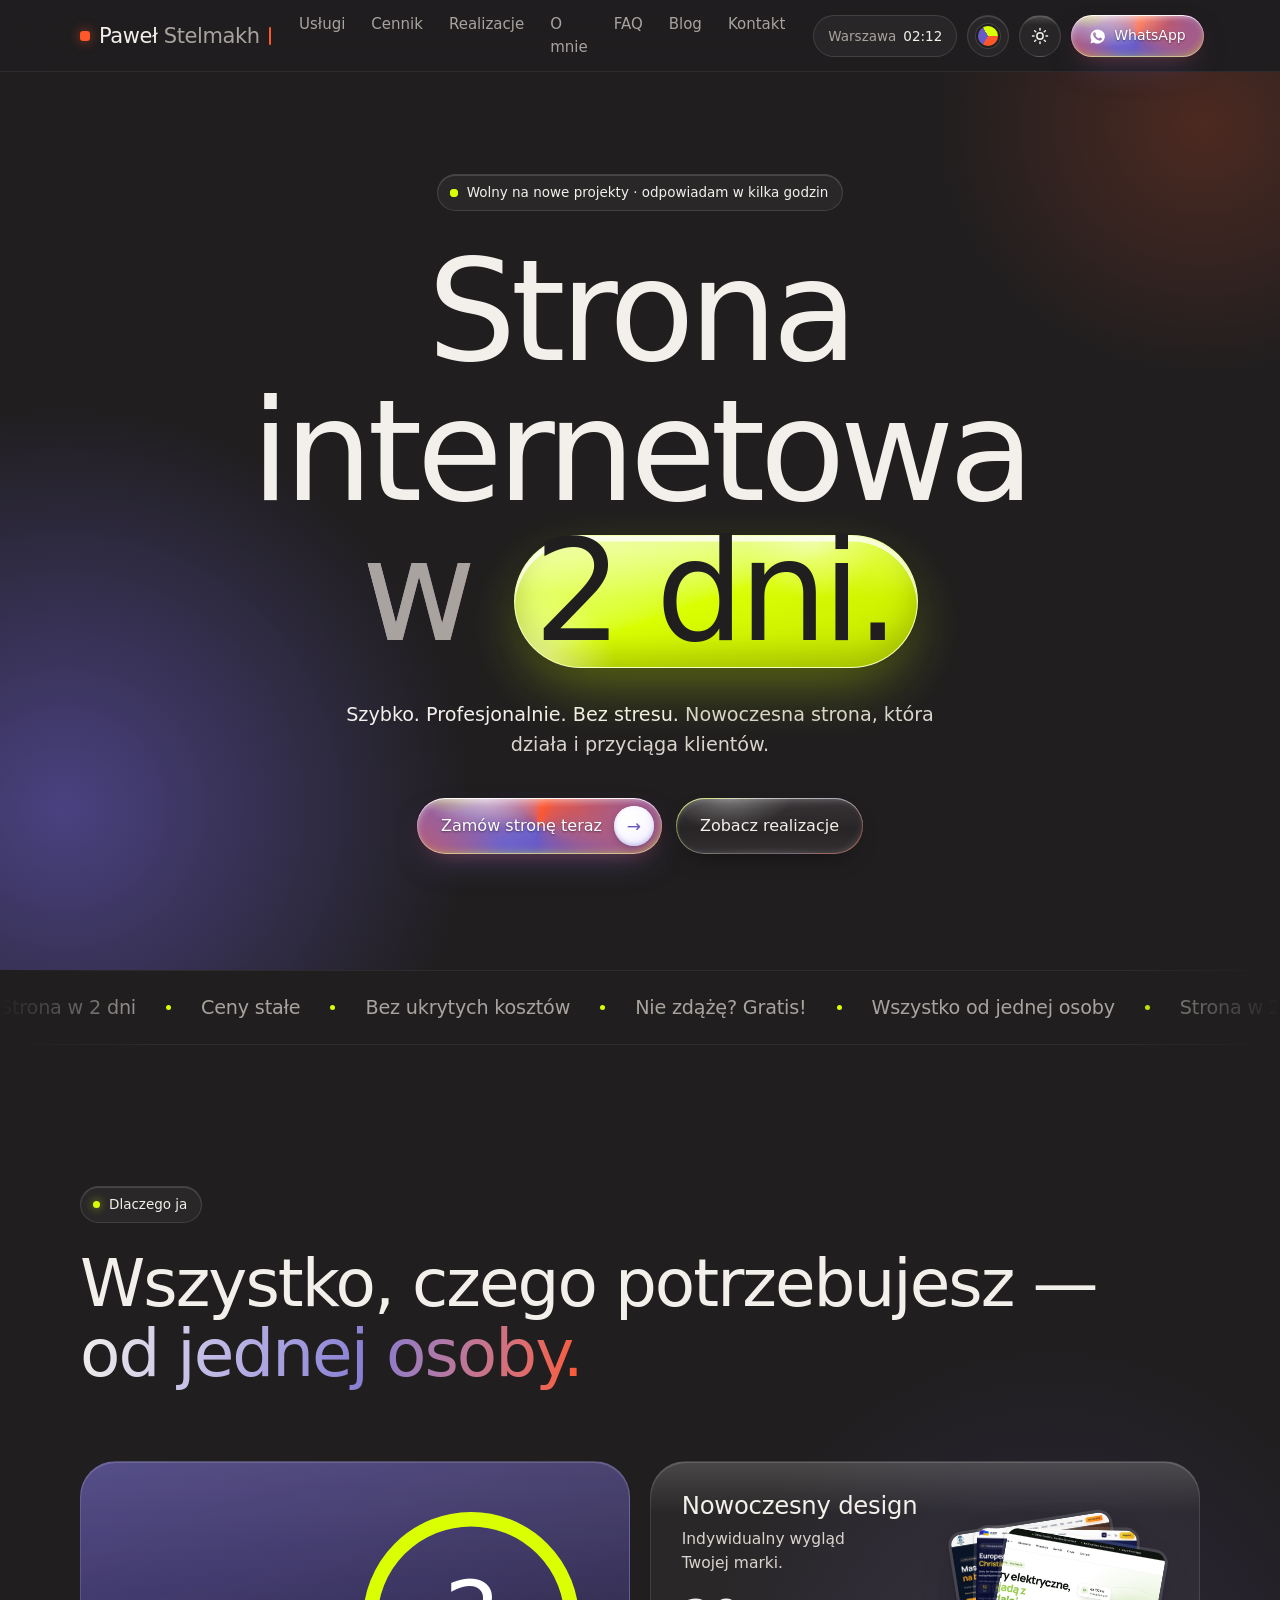
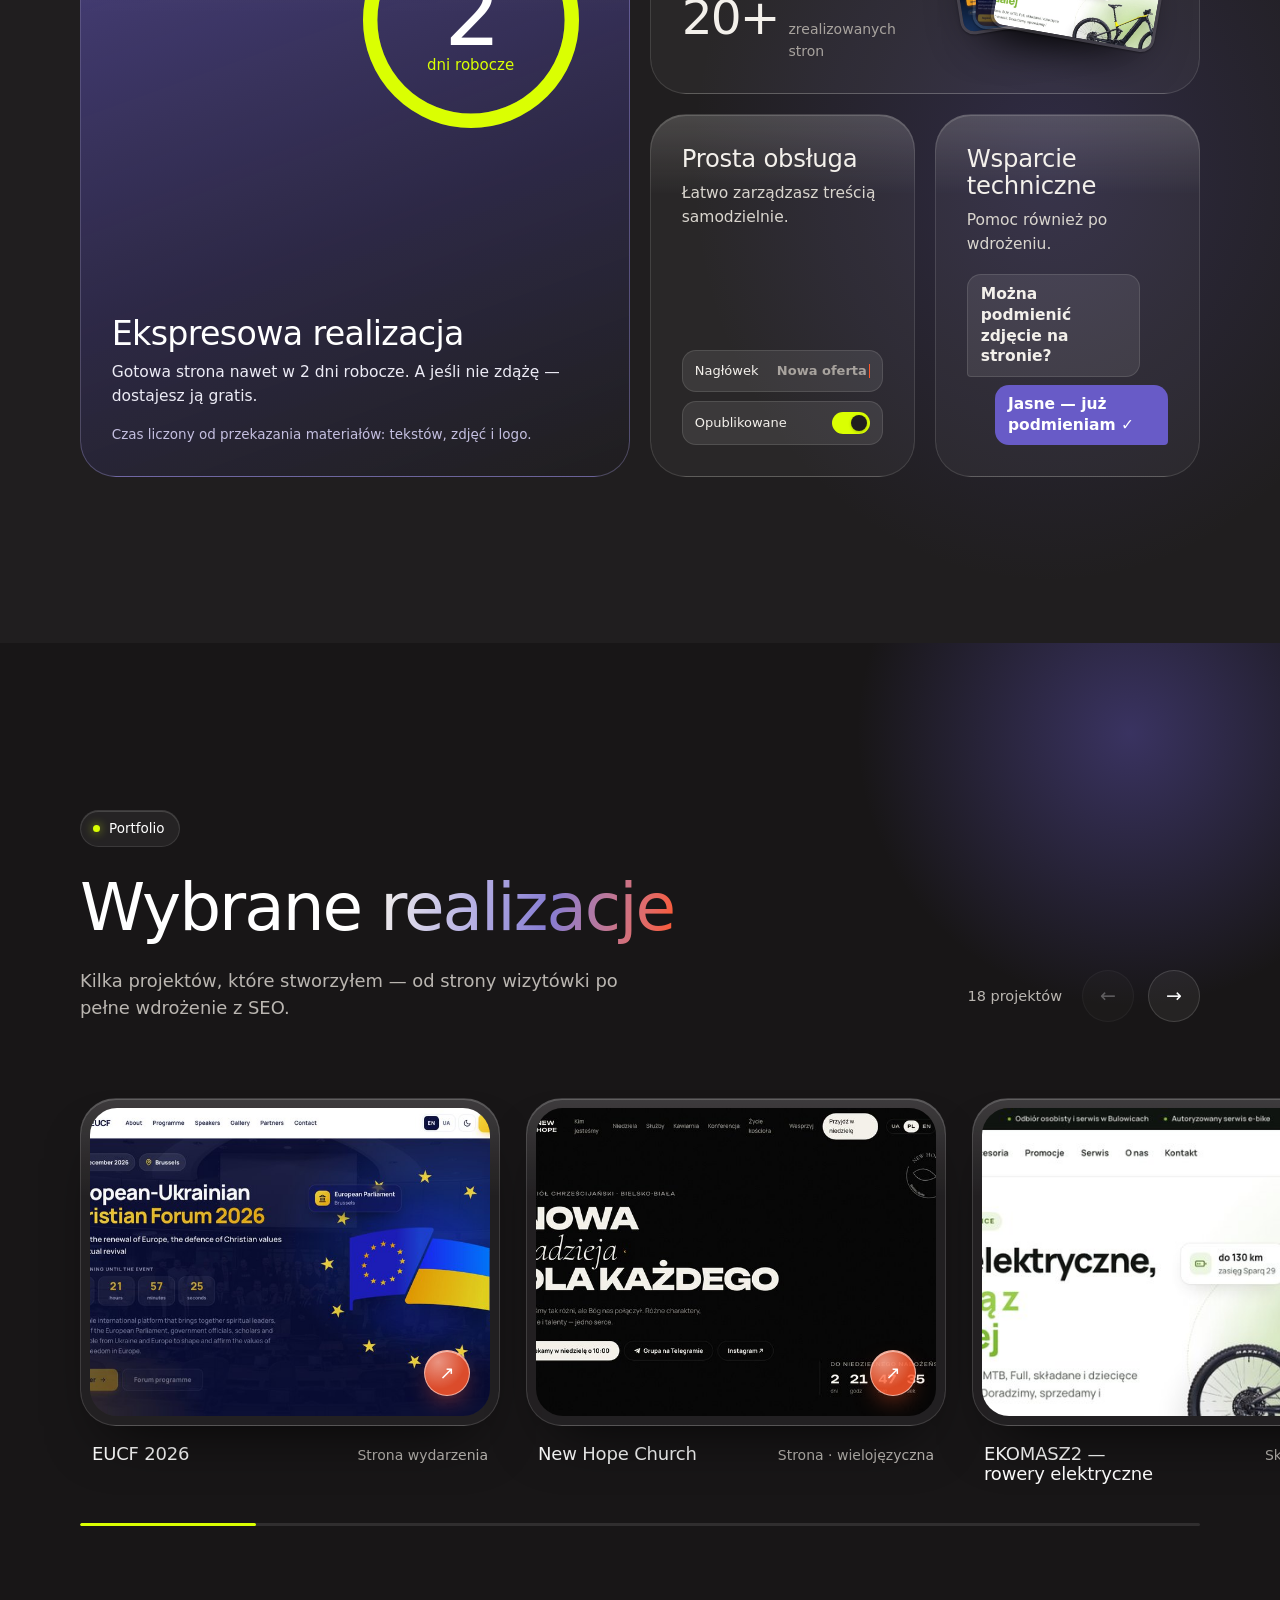
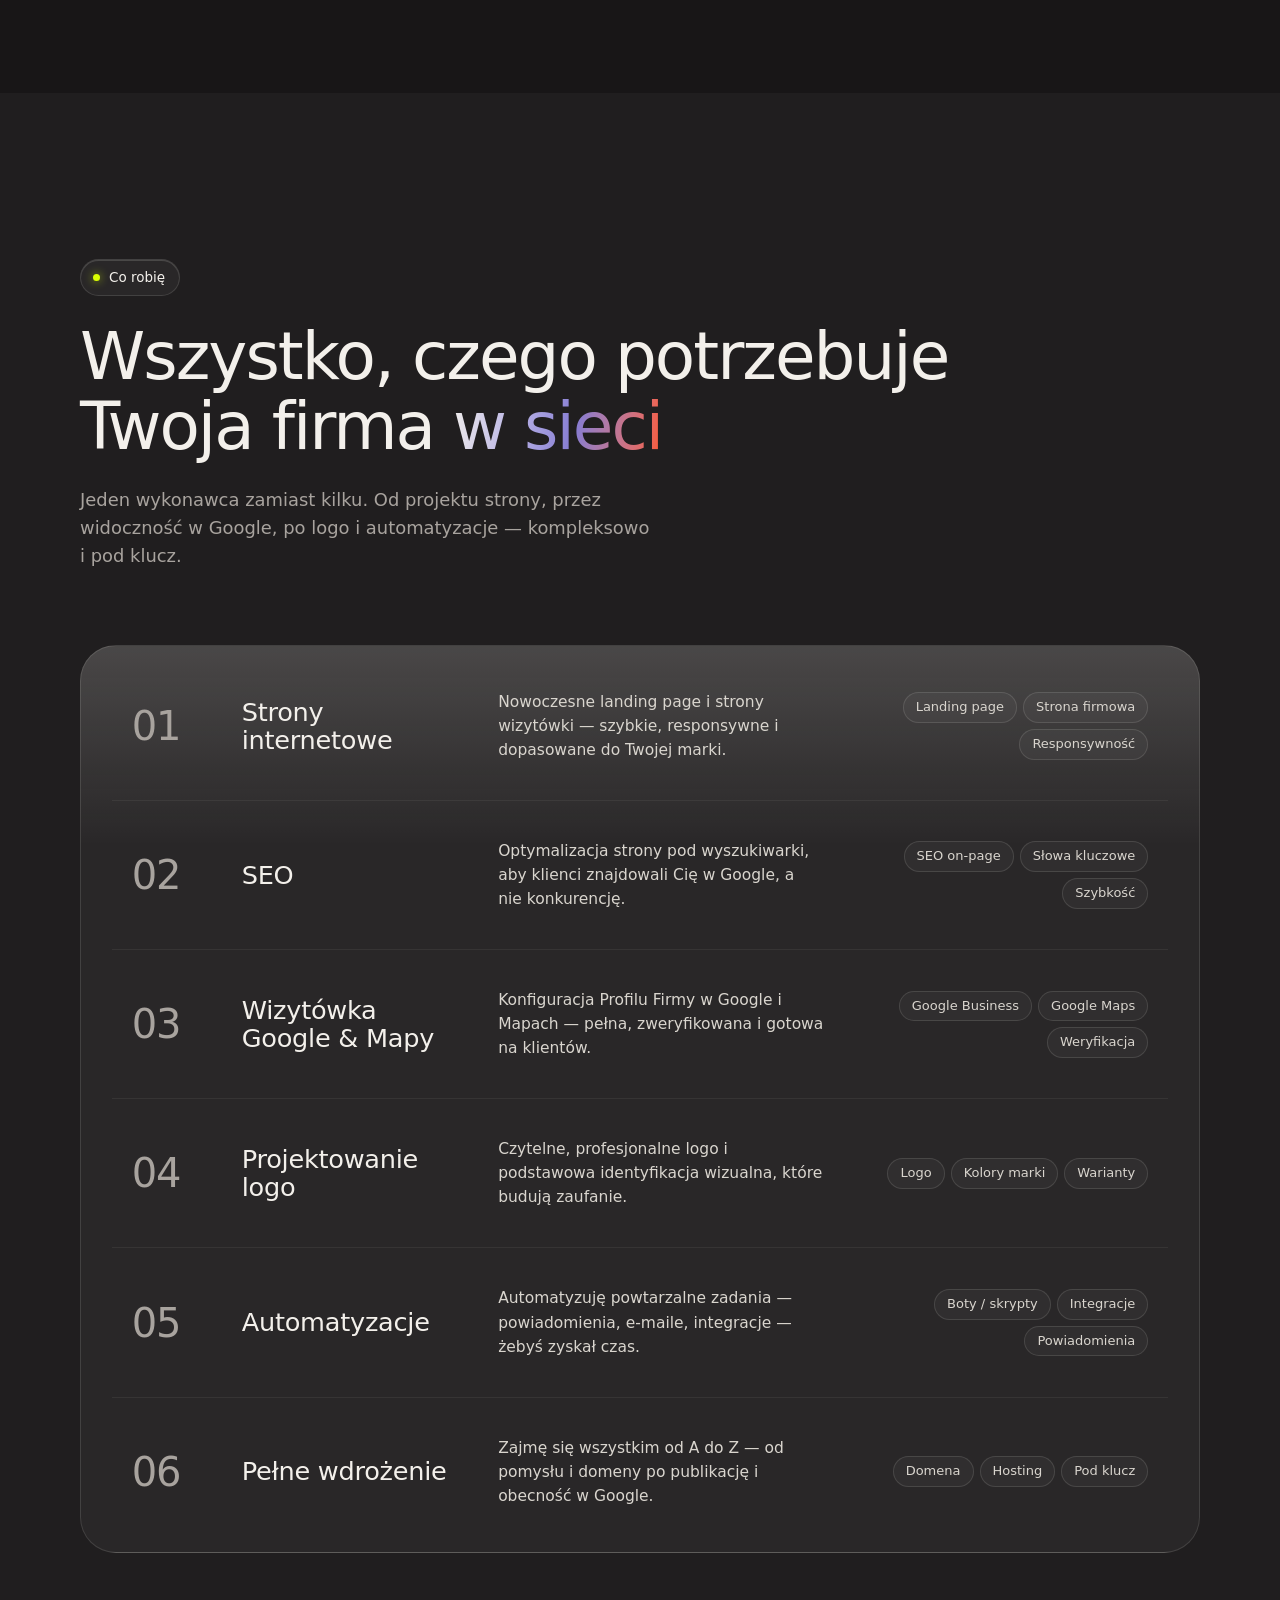
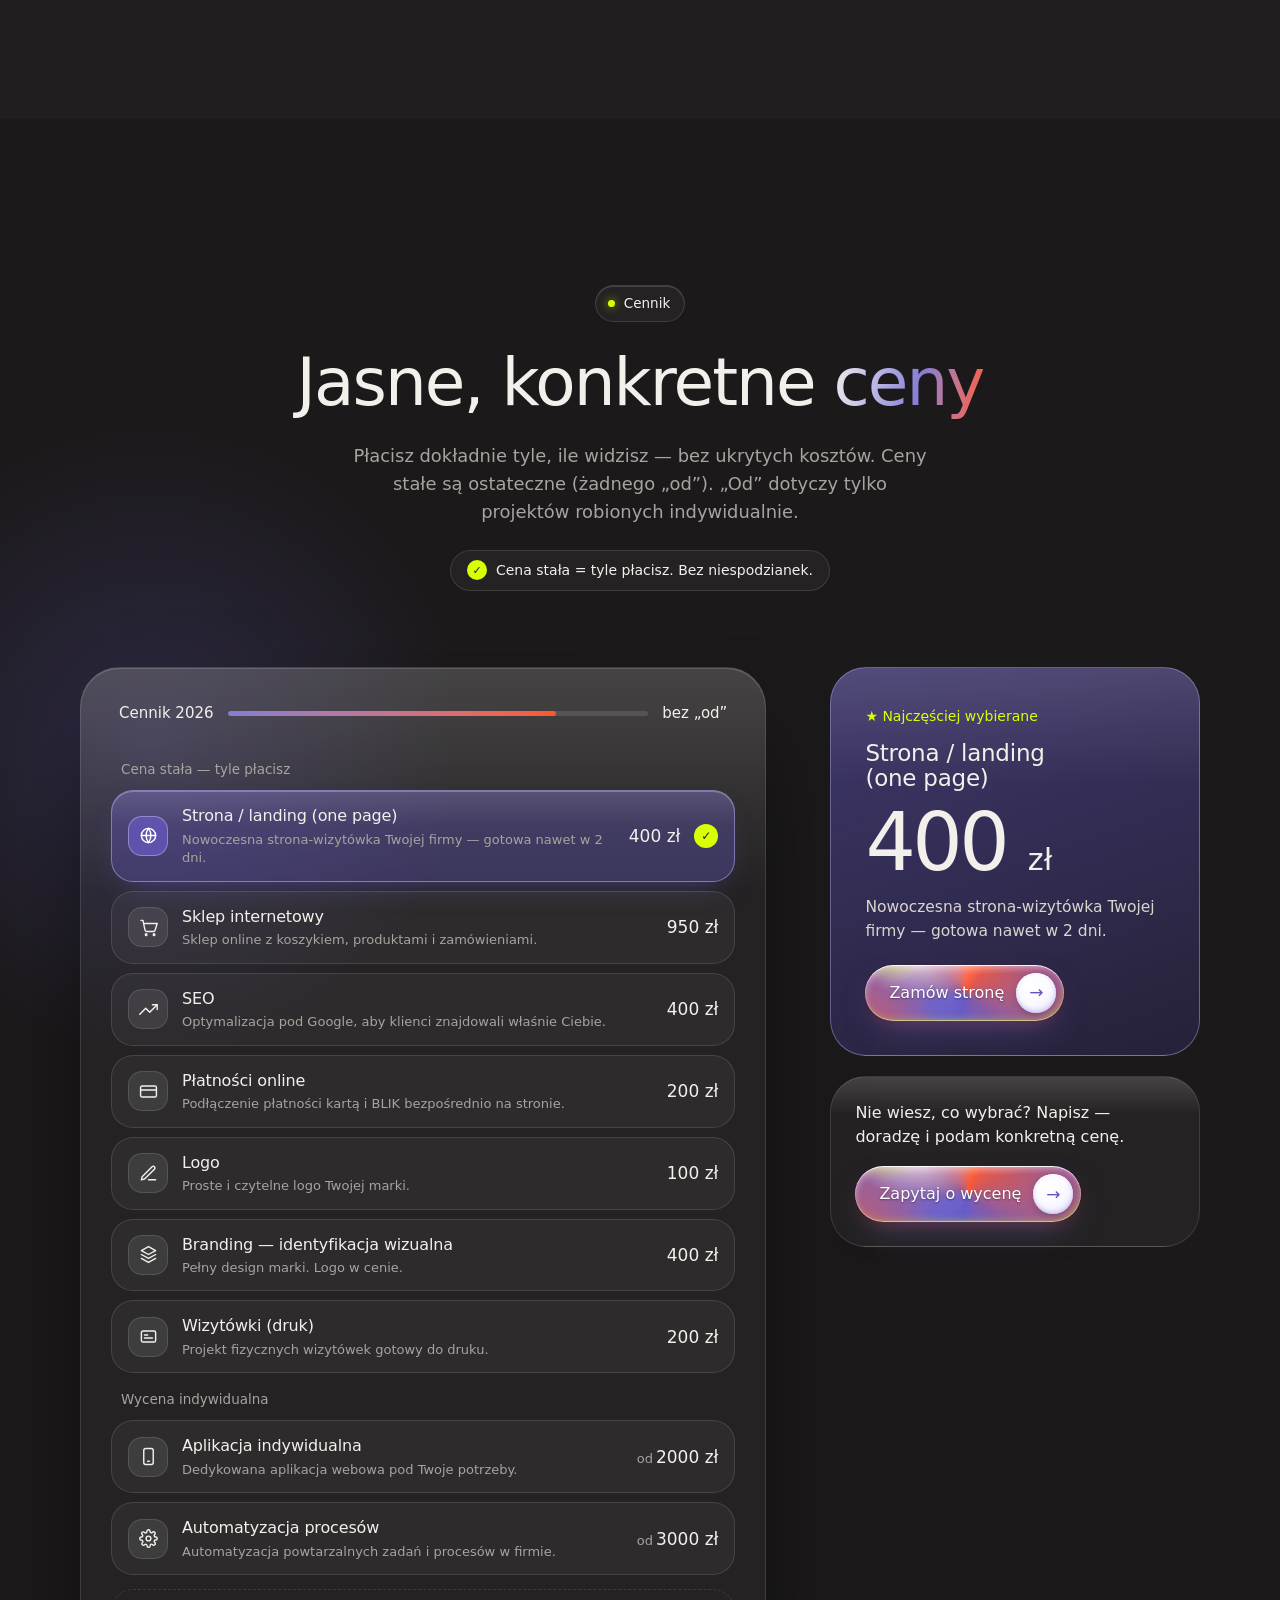
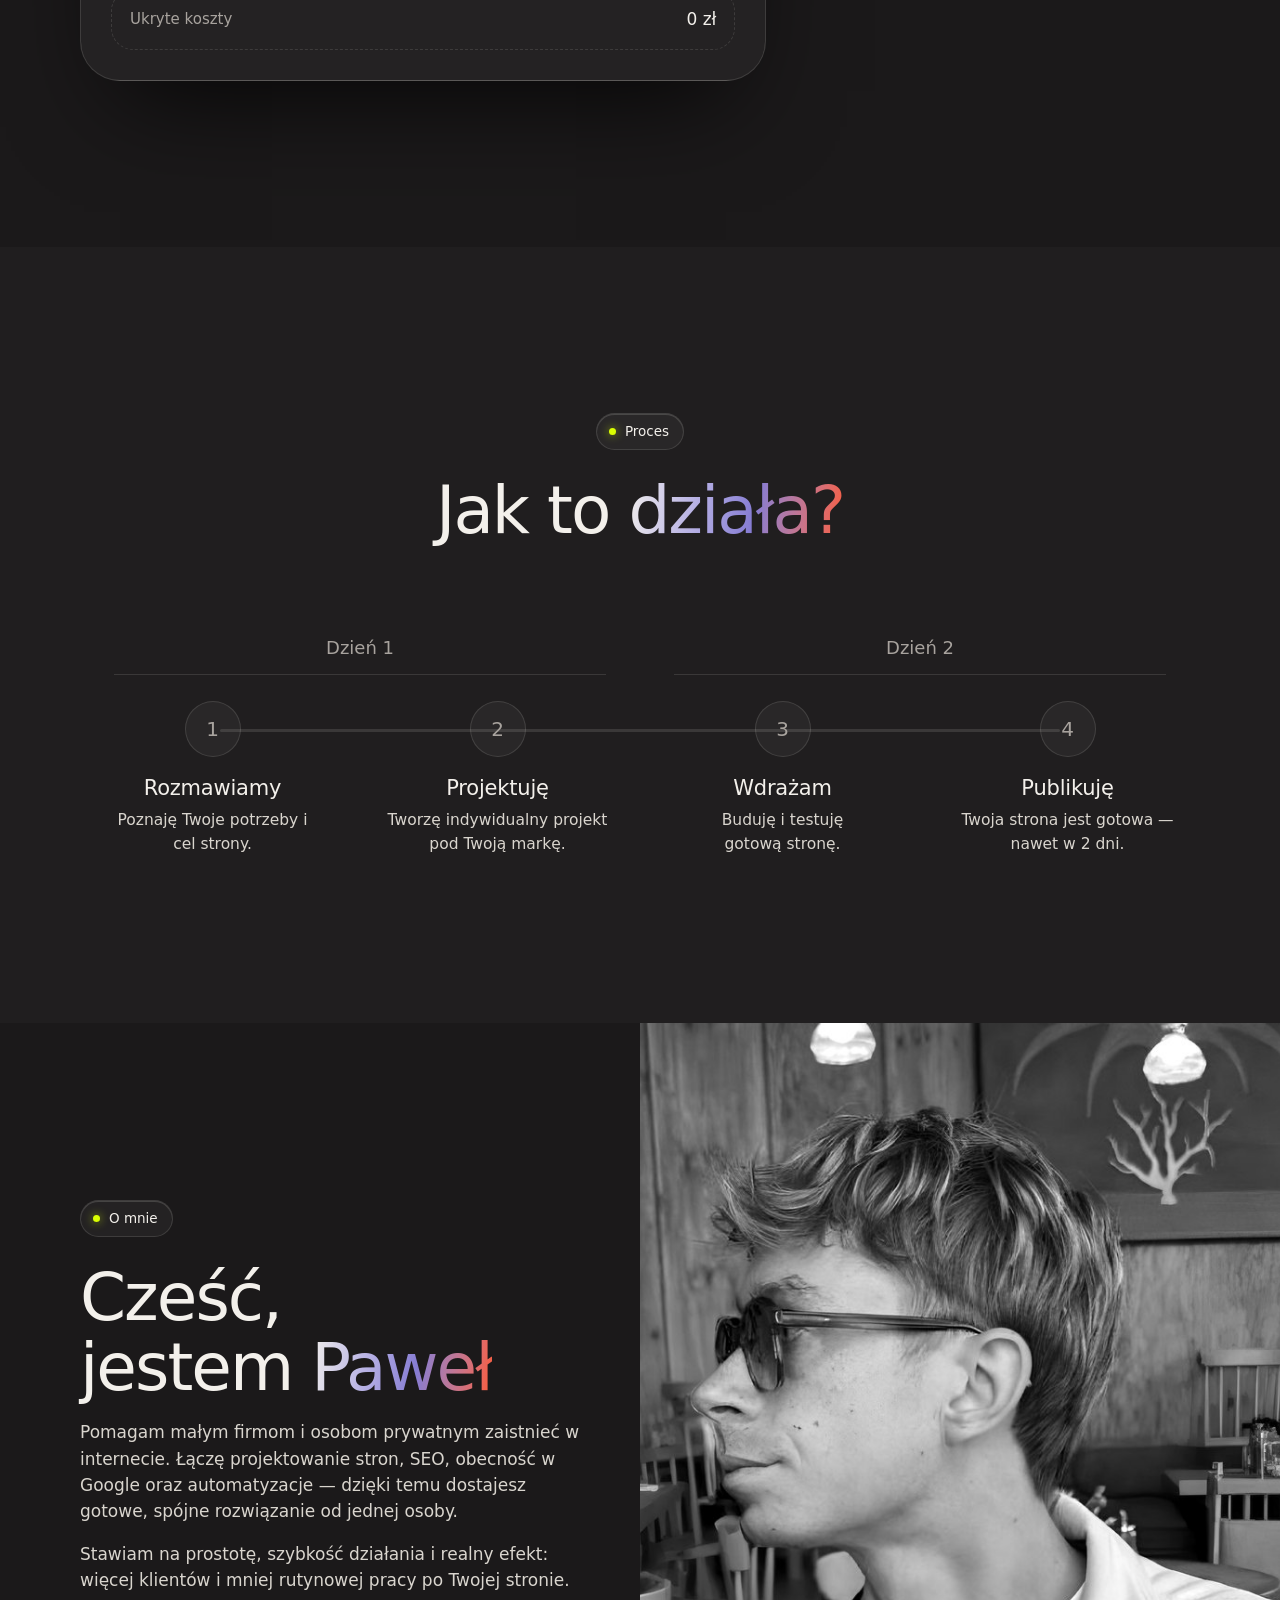
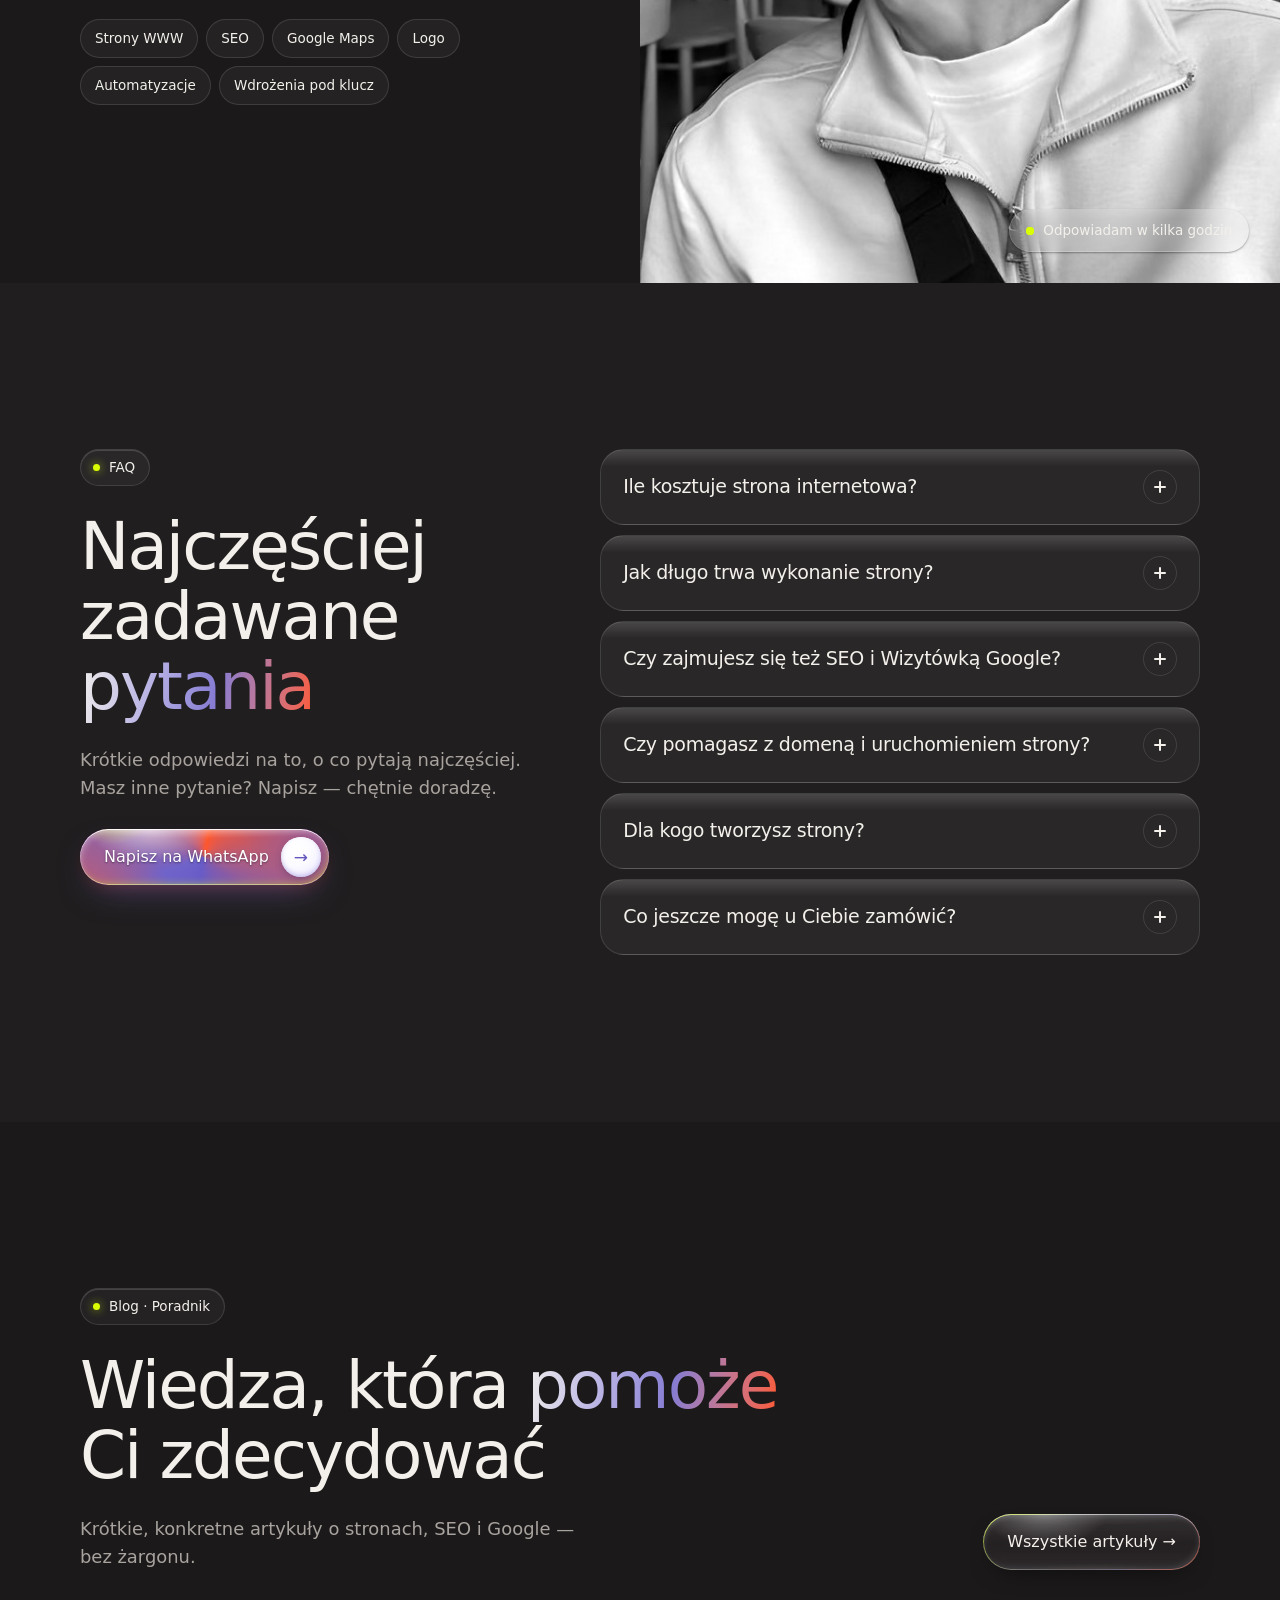
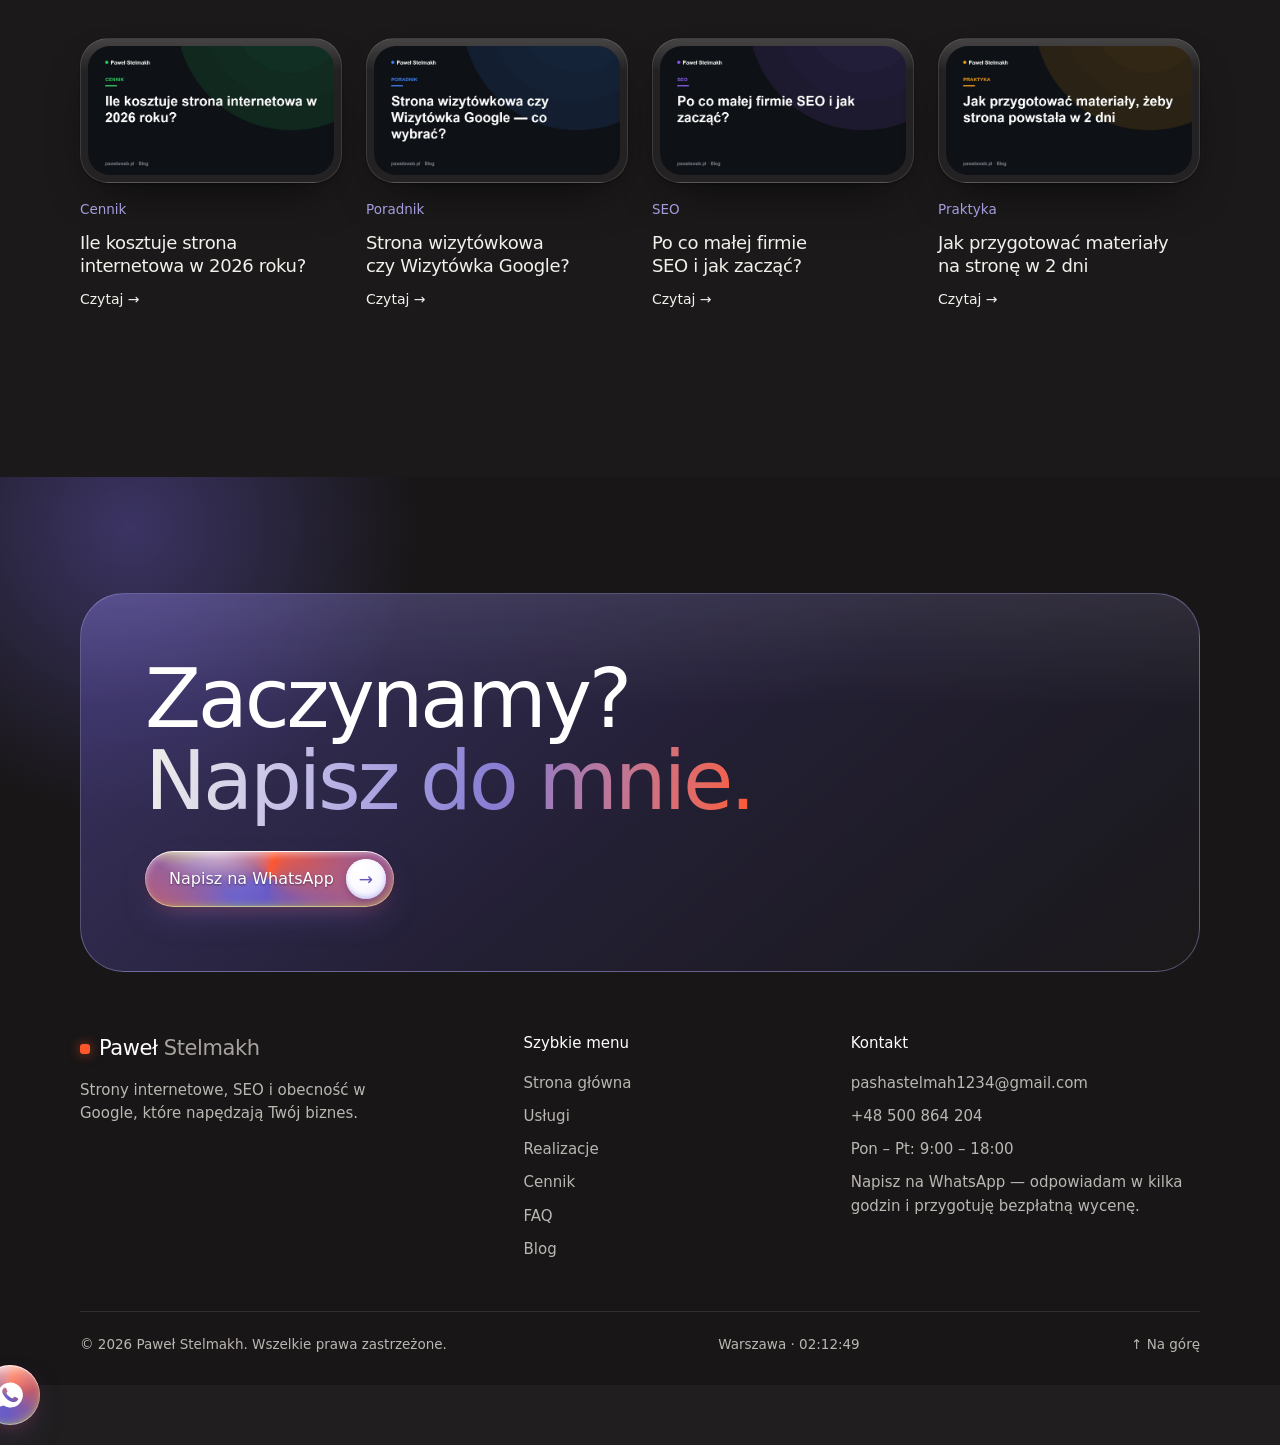
<file: v2-pin.html>
<!doctype html>
<html lang="pl">
<head>
<meta charset="utf-8">
<meta name="robots" content="noindex">
<link rel="canonical" href="https://pawelsweb.pl/">
<meta http-equiv="refresh" content="0; url=/">
<title>Paweł Stelmakh — Strony internetowe</title>
<script>location.replace('/'+location.hash)</script>
</head>
<body><a href="/">pawelsweb.pl</a></body>
</html>
</file>
<file: blog/style.css>
:root{--bg:#fff;--bg-alt:#f6f7f9;--ink:#0e1116;--ink-soft:#3d4451;--muted:#6b7280;--border:#e8eaed;--brand:#111827;--accent:#25D366}
*{box-sizing:border-box;margin:0;padding:0}
html{scroll-behavior:smooth}
body{font-family:'Inter',-apple-system,BlinkMacSystemFont,'Segoe UI',sans-serif;color:var(--ink);background:var(--bg);line-height:1.7;-webkit-font-smoothing:antialiased}
a{color:inherit}
img{max-width:100%;display:block}
.bl-nav{position:sticky;top:0;z-index:50;background:rgba(255,255,255,.8);backdrop-filter:saturate(180%) blur(14px);border-bottom:1px solid var(--border)}
.bl-nav-in{max-width:1080px;margin:0 auto;padding:0 22px;height:64px;display:flex;align-items:center;justify-content:space-between;gap:14px}
.bl-brand{font-weight:800;font-size:19px;letter-spacing:-.03em;display:flex;align-items:center;gap:8px;text-decoration:none}
.bl-brand .dot{width:10px;height:10px;border-radius:3px;background:var(--accent)}
.bl-brand .sur{background:linear-gradient(115deg,#25D366,#3b82f6);-webkit-background-clip:text;background-clip:text;color:transparent}
.bl-nav a.bl-cta{display:inline-flex;align-items:center;gap:7px;background:var(--accent);color:#04310f;font-weight:700;font-size:14px;padding:9px 16px;border-radius:999px;text-decoration:none}
.wrap{max-width:760px;margin:0 auto;padding:0 22px}
/* index */
.bl-hero{padding:56px 0 8px}
.bl-eyebrow{display:inline-block;font-size:13px;font-weight:600;letter-spacing:.12em;text-transform:uppercase;color:var(--muted);margin-bottom:12px}
.bl-hero h1{font-size:clamp(30px,5vw,44px);font-weight:800;letter-spacing:-.02em;line-height:1.12}
.bl-hero p{color:var(--ink-soft);font-size:17px;margin-top:14px}
.bl-grid{max-width:1080px;margin:36px auto 0;padding:0 22px 70px;display:grid;grid-template-columns:1fr 1fr;gap:24px}
@media(max-width:720px){.bl-grid{grid-template-columns:1fr}}
.bl-card{border:1px solid var(--border);border-radius:18px;overflow:hidden;background:var(--bg);box-shadow:0 1px 3px rgba(16,24,40,.06);text-decoration:none;color:inherit;transition:transform .18s,box-shadow .18s;display:flex;flex-direction:column}
.bl-card:hover{transform:translateY(-4px);box-shadow:0 12px 34px rgba(16,24,40,.1)}
.bl-card img{aspect-ratio:1200/630;object-fit:cover;width:100%;height:auto}
.bl-card .b{padding:20px 22px;flex:1;display:flex;flex-direction:column}
.bl-card .cat{font-size:12px;font-weight:700;letter-spacing:.05em;text-transform:uppercase;color:var(--accent)}
.bl-card h2{font-size:20px;font-weight:700;letter-spacing:-.01em;margin-top:6px;line-height:1.25}
.bl-card p{color:var(--ink-soft);font-size:14.5px;margin-top:8px;flex:1}
.bl-card .more{margin-top:14px;font-weight:600;font-size:14px;color:var(--ink)}
/* article */
.bl-article{max-width:760px;margin:0 auto;padding:40px 22px 20px}
.bl-back{display:inline-block;color:var(--muted);text-decoration:none;font-size:14px;font-weight:500;margin-bottom:20px}
.bl-back:hover{color:var(--ink)}
.bl-meta{font-size:13.5px;color:var(--muted);font-weight:500;margin-bottom:12px}
.bl-cat{color:var(--accent);font-weight:700;text-transform:uppercase;letter-spacing:.04em}
.bl-article h1{font-size:clamp(28px,4.6vw,40px);font-weight:800;letter-spacing:-.02em;line-height:1.15}
.bl-cover{width:100%;border-radius:18px;margin:26px 0 8px;border:1px solid var(--border)}
.bl-article .lead{font-size:19px;color:var(--ink);margin-top:26px}
.bl-article h2{font-size:24px;font-weight:800;letter-spacing:-.01em;margin:34px 0 4px}
.bl-article p{color:var(--ink-soft);font-size:17px;margin-top:14px}
.bl-article ul,.bl-article ol{color:var(--ink-soft);font-size:17px;margin:14px 0 0 22px;display:flex;flex-direction:column;gap:8px}
.bl-article li{padding-left:4px}
.bl-article strong{color:var(--ink)}
.tip{background:#eafff2;border:1px solid #b8f0cf;border-left:4px solid var(--accent);border-radius:12px;padding:16px 18px;margin:24px 0;font-size:16px;color:#12351f}
.bl-cta{background:var(--brand);color:#fff;border-radius:20px;padding:34px 30px;margin:44px 0 20px;text-align:center}
.bl-cta h3{font-size:23px;font-weight:800;letter-spacing:-.01em}
.bl-cta p{color:#c4cad3;font-size:16px;margin-top:8px}
.bl-cta .bl-btn{display:inline-flex;align-items:center;gap:8px;background:var(--accent);color:#04310f;font-weight:700;font-size:15.5px;padding:13px 24px;border-radius:12px;text-decoration:none;margin:20px 7px 0}
.bl-cta .bl-btn.ghost{background:rgba(255,255,255,.08);color:#fff;border:1px solid rgba(255,255,255,.2)}
.bl-foot{border-top:1px solid var(--border);color:var(--muted);font-size:13.5px;text-align:center;padding:26px 22px}
.bl-foot a{color:var(--ink);text-decoration:none;border-bottom:1px solid var(--border)}
</file>
